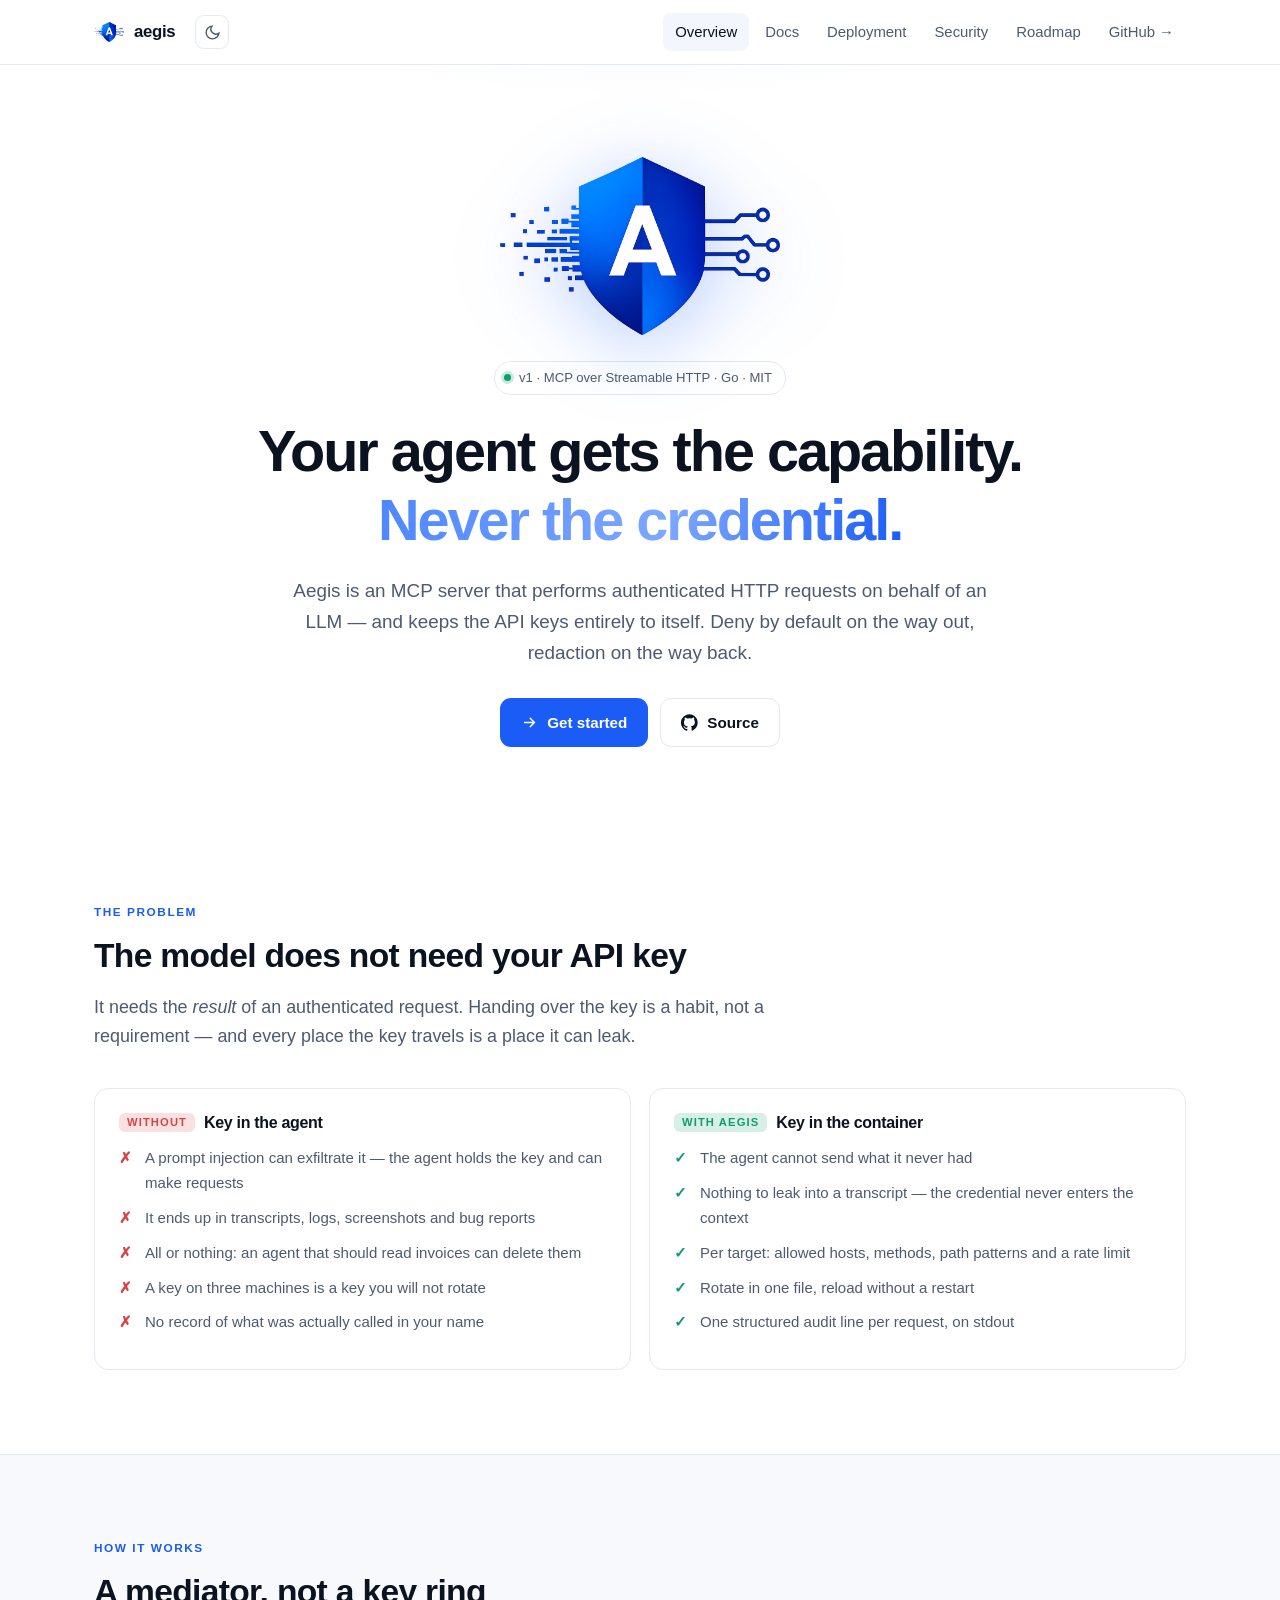
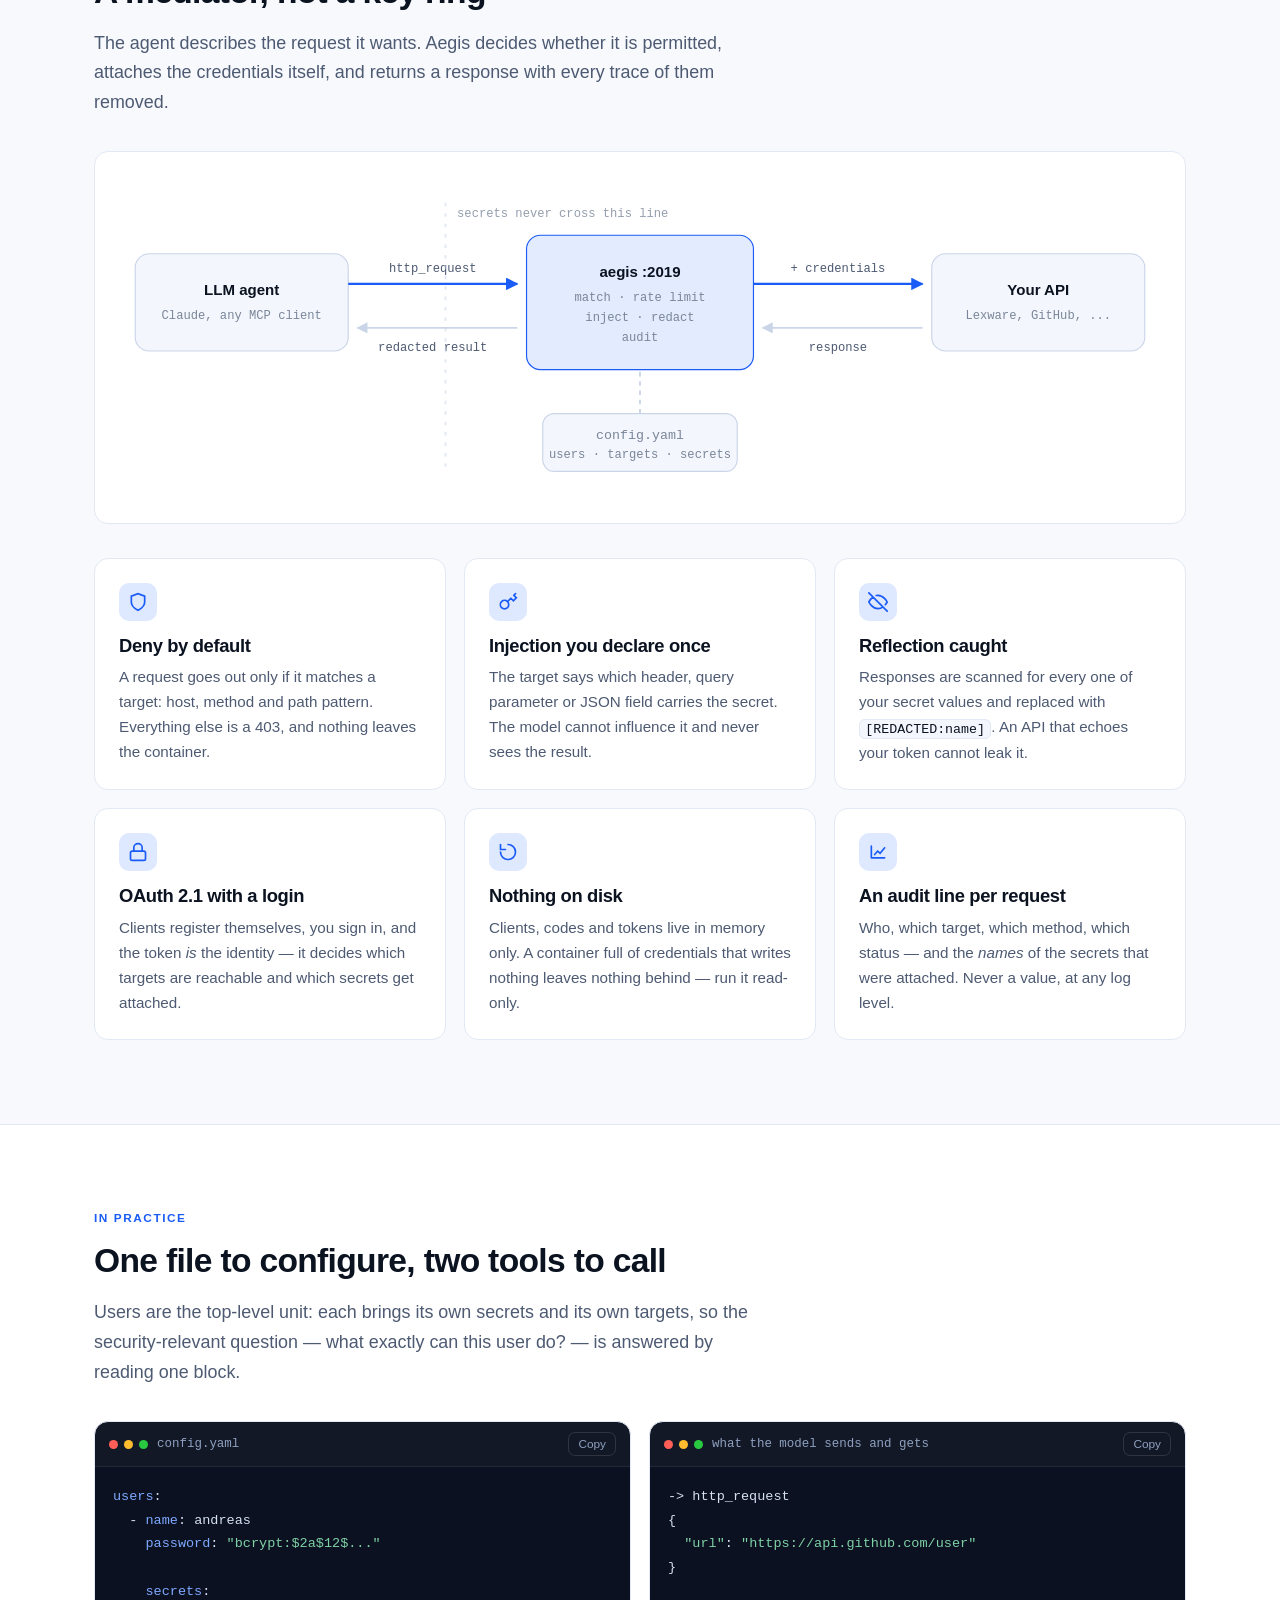
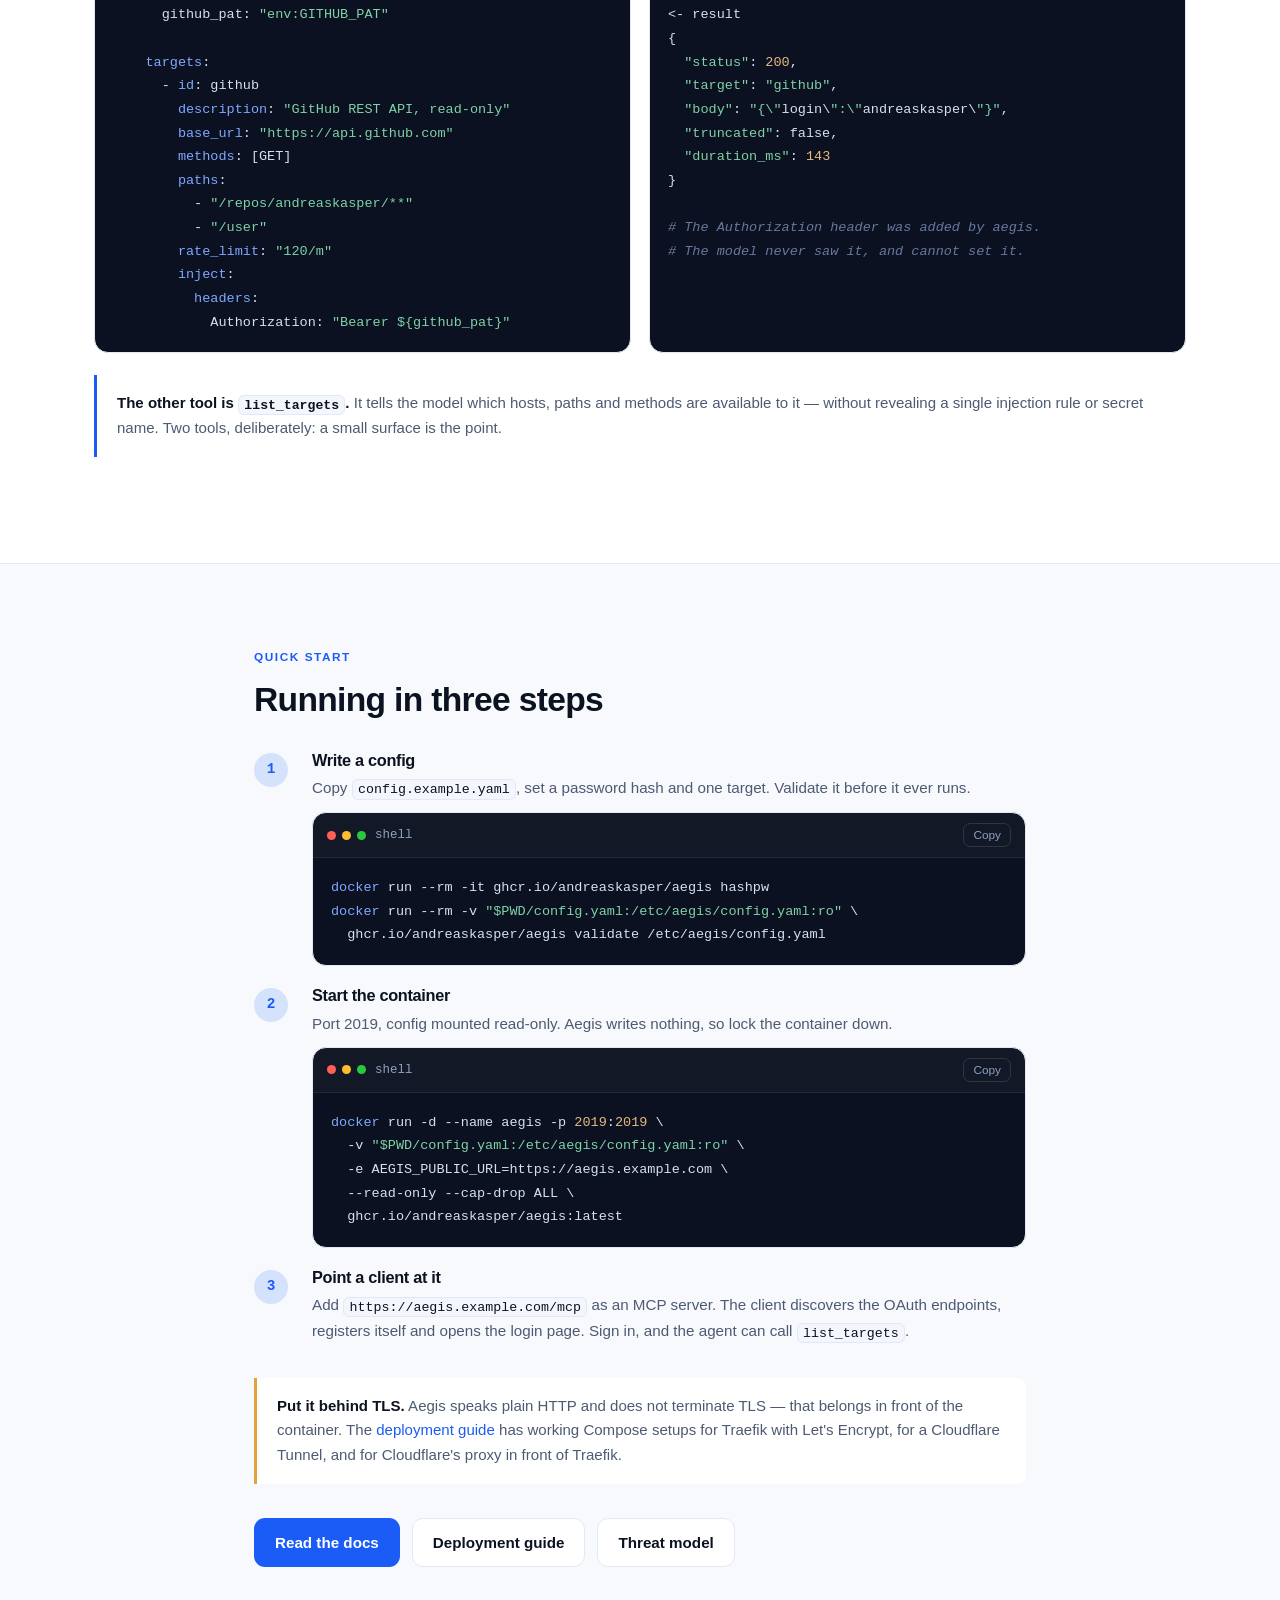
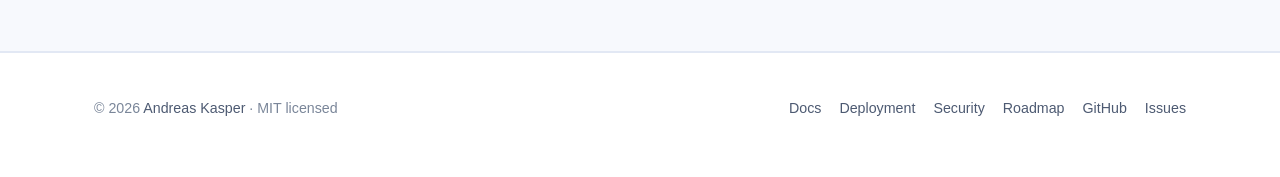
<file: docs/index.html>
<!DOCTYPE html>
<html lang="en">
<head>
<meta charset="utf-8">
<meta name="viewport" content="width=device-width, initial-scale=1">
<title>aegis &mdash; a secrets firewall for LLM agents</title>
<meta name="description" content="Aegis is an MCP server that lets an LLM agent make authenticated HTTP requests to your APIs without ever seeing the credentials. Deny by default, secrets injected on the way out, redacted on the way back.">
<link rel="icon" href="logo.png">
<link rel="stylesheet" href="style.css">
<meta property="og:type" content="website">
<meta property="og:title" content="aegis &mdash; a secrets firewall for LLM agents">
<meta property="og:description" content="Your agent gets the capability. Never the credential.">
<meta property="og:image" content="https://andreaskasper.github.io/aegis/logo.png">
<meta property="og:url" content="https://andreaskasper.github.io/aegis/">
<meta name="twitter:card" content="summary_large_image">
</head>
<body>

<header class="site-header">
  <div class="wrap">
    <a class="brand" href="index.html"><img src="logo.png" alt=""> aegis</a>
    <div class="header-actions">
      <button class="icon-btn nav-toggle" type="button" aria-expanded="false" aria-label="Menu">
        <svg viewBox="0 0 24 24" fill="none" stroke="currentColor" stroke-width="2" stroke-linecap="round"><path d="M3 6h18M3 12h18M3 18h18"/></svg>
      </button>
      <button class="icon-btn theme-toggle" type="button" aria-label="Switch theme">
        <svg class="sun" viewBox="0 0 24 24" fill="none" stroke="currentColor" stroke-width="2" stroke-linecap="round"><circle cx="12" cy="12" r="4"/><path d="M12 2v2M12 20v2M4.9 4.9l1.4 1.4M17.7 17.7l1.4 1.4M2 12h2M20 12h2M4.9 19.1l1.4-1.4M17.7 6.3l1.4-1.4"/></svg>
        <svg class="moon" viewBox="0 0 24 24" fill="none" stroke="currentColor" stroke-width="2" stroke-linecap="round"><path d="M21 12.8A9 9 0 1 1 11.2 3a7 7 0 0 0 9.8 9.8z"/></svg>
      </button>
    </div>
    <nav class="nav">
      <a href="index.html" aria-current="page">Overview</a>
      <a href="docs.html">Docs</a>
      <a href="deploy.html">Deployment</a>
      <a href="security.html">Security</a>
      <a href="roadmap.html">Roadmap</a>
      <a href="https://github.com/andreaskasper/aegis">GitHub&nbsp;&rarr;</a>
    </nav>
  </div>
</header>

<main>

<!-- ===================== hero ===================== -->
<section class="hero">
  <div class="wrap">
    <img class="hero-logo" src="logo.png" alt="aegis logo: a shield dissolving into pixels on one side and into circuit traces on the other">
    <div class="pill"><span class="dot"></span> v1 &middot; MCP over Streamable HTTP &middot; Go &middot; MIT</div>
    <h1>Your agent gets the capability.<br><span class="grad">Never the credential.</span></h1>
    <p class="lede">Aegis is an MCP server that performs authenticated HTTP requests on behalf of an LLM &mdash; and keeps the API keys entirely to itself. Deny by default on the way out, redaction on the way back.</p>
    <div class="cta-row">
      <a class="btn btn-primary" href="docs.html#quick-start">
        <svg viewBox="0 0 24 24" fill="none" stroke="currentColor" stroke-width="2" stroke-linecap="round"><path d="M5 12h14M13 6l6 6-6 6"/></svg>
        Get started
      </a>
      <a class="btn btn-ghost" href="https://github.com/andreaskasper/aegis">
        <svg viewBox="0 0 24 24" fill="currentColor"><path d="M12 .3a12 12 0 0 0-3.8 23.4c.6.1.8-.3.8-.6v-2.2c-3.3.7-4-1.6-4-1.6-.6-1.4-1.4-1.8-1.4-1.8-1-.7 0-.7 0-.7 1.2.1 1.8 1.2 1.8 1.2 1 1.8 2.8 1.3 3.5 1 .1-.8.4-1.3.7-1.6-2.7-.3-5.5-1.3-5.5-5.9 0-1.3.5-2.4 1.2-3.2 0-.4-.5-1.6.2-3.2 0 0 1-.3 3.3 1.2a11.5 11.5 0 0 1 6 0C17.3 4.7 18.3 5 18.3 5c.7 1.6.2 2.8.1 3.2.8.8 1.2 1.9 1.2 3.2 0 4.6-2.8 5.6-5.5 5.9.5.4.9 1.1.9 2.3v3.3c0 .3.2.7.8.6A12 12 0 0 0 12 .3"/></svg>
        Source
      </a>
    </div>
  </div>
</section>

<!-- ===================== problem ===================== -->
<section>
  <div class="wrap">
    <p class="eyebrow">The problem</p>
    <h2>The model does not need your API key</h2>
    <p class="lede" style="margin-bottom:36px">It needs the <em>result</em> of an authenticated request. Handing over the key is a habit, not a requirement &mdash; and every place the key travels is a place it can leak.</p>

    <div class="compare">
      <div class="without">
        <h3><span class="tag tag-bad">Without</span> Key in the agent</h3>
        <ul>
          <li>A prompt injection can exfiltrate it &mdash; the agent holds the key and can make requests</li>
          <li>It ends up in transcripts, logs, screenshots and bug reports</li>
          <li>All or nothing: an agent that should read invoices can delete them</li>
          <li>A key on three machines is a key you will not rotate</li>
          <li>No record of what was actually called in your name</li>
        </ul>
      </div>
      <div class="with">
        <h3><span class="tag tag-good">With aegis</span> Key in the container</h3>
        <ul>
          <li>The agent cannot send what it never had</li>
          <li>Nothing to leak into a transcript &mdash; the credential never enters the context</li>
          <li>Per target: allowed hosts, methods, path patterns and a rate limit</li>
          <li>Rotate in one file, reload without a restart</li>
          <li>One structured audit line per request, on stdout</li>
        </ul>
      </div>
    </div>
  </div>
</section>

<!-- ===================== how it works ===================== -->
<section style="background:var(--bg-elev);border-block:1px solid var(--border)">
  <div class="wrap">
    <p class="eyebrow">How it works</p>
    <h2>A mediator, not a key ring</h2>
    <p class="lede" style="margin-bottom:34px">The agent describes the request it wants. Aegis decides whether it is permitted, attaches the credentials itself, and returns a response with every trace of them removed.</p>

    <div class="diagram">
      <svg viewBox="0 0 900 268" role="img" aria-label="Flow diagram: the LLM agent calls aegis over MCP, aegis adds credentials from config.yaml and forwards the request to the API, then redacts the response before returning it.">
        <defs>
          <marker id="arr" viewBox="0 0 10 10" refX="9" refY="5" markerWidth="6" markerHeight="6" orient="auto-start-reverse">
            <path class="d-arrow" d="M0 0 L10 5 L0 10 z"/>
          </marker>
          <marker id="arrA" viewBox="0 0 10 10" refX="9" refY="5" markerWidth="6" markerHeight="6" orient="auto-start-reverse">
            <path class="d-arrow-accent" d="M0 0 L10 5 L0 10 z"/>
          </marker>
        </defs>

        <rect class="d-box" x="14" y="62" width="184" height="84" rx="12"/>
        <text class="d-text" x="106" y="98" text-anchor="middle">LLM agent</text>
        <text class="d-sub" x="106" y="118" text-anchor="middle">Claude, any MCP client</text>

        <rect class="d-box-accent" x="352" y="46" width="196" height="116" rx="12"/>
        <text class="d-text" x="450" y="82" text-anchor="middle">aegis :2019</text>
        <text class="d-sub" x="450" y="103" text-anchor="middle">match &middot; rate limit</text>
        <text class="d-sub" x="450" y="120" text-anchor="middle">inject &middot; redact</text>
        <text class="d-sub" x="450" y="137" text-anchor="middle">audit</text>

        <rect class="d-box" x="702" y="62" width="184" height="84" rx="12"/>
        <text class="d-text" x="794" y="98" text-anchor="middle">Your API</text>
        <text class="d-sub" x="794" y="118" text-anchor="middle">Lexware, GitHub, ...</text>

        <rect class="d-box" x="366" y="200" width="168" height="50" rx="10"/>
        <text class="d-sub" x="450" y="222" text-anchor="middle" style="font-size:11.5px">config.yaml</text>
        <text class="d-sub" x="450" y="238" text-anchor="middle">users &middot; targets &middot; secrets</text>
        <path class="d-line" d="M450 200 L450 162" stroke-dasharray="4 4"/>

        <path class="d-line-accent" d="M198 88 L344 88" marker-end="url(#arrA)"/>
        <text class="d-label" x="271" y="78" text-anchor="middle">http_request</text>
        <path class="d-line" d="M344 126 L206 126" marker-end="url(#arr)"/>
        <text class="d-label" x="271" y="146" text-anchor="middle">redacted result</text>

        <path class="d-line-accent" d="M548 88 L694 88" marker-end="url(#arrA)"/>
        <text class="d-label" x="621" y="78" text-anchor="middle">+ credentials</text>
        <path class="d-line" d="M694 126 L556 126" marker-end="url(#arr)"/>
        <text class="d-label" x="621" y="146" text-anchor="middle">response</text>

        <path class="d-line" d="M282 18 L282 250" stroke-dasharray="3 6" opacity=".55"/>
        <text class="d-sub" x="292" y="30" opacity=".8">secrets never cross this line</text>
      </svg>
    </div>

    <div class="grid grid-3" style="margin-top:34px">
      <div class="card">
        <div class="ico"><svg viewBox="0 0 24 24" fill="none" stroke="currentColor" stroke-width="2" stroke-linecap="round"><path d="M12 22s8-4 8-10V5l-8-3-8 3v7c0 6 8 10 8 10z"/></svg></div>
        <h3>Deny by default</h3>
        <p>A request goes out only if it matches a target: host, method and path pattern. Everything else is a 403, and nothing leaves the container.</p>
      </div>
      <div class="card">
        <div class="ico"><svg viewBox="0 0 24 24" fill="none" stroke="currentColor" stroke-width="2" stroke-linecap="round"><path d="M21 2l-2 2m-7.6 7.6a5 5 0 1 1-7.1 7.1 5 5 0 0 1 7.1-7.1zm0 0L15.5 7.5m0 0l3 3L22 7l-3-3"/></svg></div>
        <h3>Injection you declare once</h3>
        <p>The target says which header, query parameter or JSON field carries the secret. The model cannot influence it and never sees the result.</p>
      </div>
      <div class="card">
        <div class="ico"><svg viewBox="0 0 24 24" fill="none" stroke="currentColor" stroke-width="2" stroke-linecap="round"><path d="M17.9 17.9A10.1 10.1 0 0 1 12 20c-7 0-11-8-11-8a18.4 18.4 0 0 1 5.1-6M9.9 4.2A10.1 10.1 0 0 1 12 4c7 0 11 8 11 8a18.5 18.5 0 0 1-2.2 3.2M1 1l22 22"/></svg></div>
        <h3>Reflection caught</h3>
        <p>Responses are scanned for every one of your secret values and replaced with <code>[REDACTED:name]</code>. An API that echoes your token cannot leak it.</p>
      </div>
      <div class="card">
        <div class="ico"><svg viewBox="0 0 24 24" fill="none" stroke="currentColor" stroke-width="2" stroke-linecap="round"><rect x="3" y="11" width="18" height="11" rx="2"/><path d="M7 11V7a5 5 0 0 1 10 0v4"/></svg></div>
        <h3>OAuth 2.1 with a login</h3>
        <p>Clients register themselves, you sign in, and the token <em>is</em> the identity &mdash; it decides which targets are reachable and which secrets get attached.</p>
      </div>
      <div class="card">
        <div class="ico"><svg viewBox="0 0 24 24" fill="none" stroke="currentColor" stroke-width="2" stroke-linecap="round"><path d="M3 12a9 9 0 1 0 9-9"/><path d="M3 3v6h6"/></svg></div>
        <h3>Nothing on disk</h3>
        <p>Clients, codes and tokens live in memory only. A container full of credentials that writes nothing leaves nothing behind &mdash; run it read-only.</p>
      </div>
      <div class="card">
        <div class="ico"><svg viewBox="0 0 24 24" fill="none" stroke="currentColor" stroke-width="2" stroke-linecap="round"><path d="M4 19V5m0 14h16"/><path d="M8 15l3.5-4 3 2.5L20 7"/></svg></div>
        <h3>An audit line per request</h3>
        <p>Who, which target, which method, which status &mdash; and the <em>names</em> of the secrets that were attached. Never a value, at any log level.</p>
      </div>
    </div>
  </div>
</section>

<!-- ===================== example ===================== -->
<section>
  <div class="wrap">
    <p class="eyebrow">In practice</p>
    <h2>One file to configure, two tools to call</h2>
    <p class="lede" style="margin-bottom:34px">Users are the top-level unit: each brings its own secrets and its own targets, so the security-relevant question &mdash; what exactly can this user do? &mdash; is answered by reading one block.</p>

    <div class="grid grid-2">
      <div class="code">
        <div class="code-head"><span class="dots"><i></i><i></i><i></i></span><span class="name">config.yaml</span></div>
<pre data-lang="yaml">users:
  - name: andreas
    password: "bcrypt:$2a$12$..."

    secrets:
      github_pat: "env:GITHUB_PAT"

    targets:
      - id: github
        description: "GitHub REST API, read-only"
        base_url: "https://api.github.com"
        methods: [GET]
        paths:
          - "/repos/andreaskasper/**"
          - "/user"
        rate_limit: "120/m"
        inject:
          headers:
            Authorization: "Bearer ${github_pat}"</pre>
      </div>

      <div class="code">
        <div class="code-head"><span class="dots"><i></i><i></i><i></i></span><span class="name">what the model sends and gets</span></div>
<pre data-lang="json">-&gt; http_request
{
  "url": "https://api.github.com/user"
}

&lt;- result
{
  "status": 200,
  "target": "github",
  "body": "{\"login\":\"andreaskasper\"}",
  "truncated": false,
  "duration_ms": 143
}

# The Authorization header was added by aegis.
# The model never saw it, and cannot set it.</pre>
      </div>
    </div>

    <div class="note">
      <strong>The other tool is <code>list_targets</code>.</strong> It tells the model which hosts, paths and methods are available to it &mdash; without revealing a single injection rule or secret name. Two tools, deliberately: a small surface is the point.
    </div>
  </div>
</section>

<!-- ===================== quick start ===================== -->
<section style="background:var(--bg-elev);border-block:1px solid var(--border)">
  <div class="wrap narrow">
    <p class="eyebrow">Quick start</p>
    <h2>Running in three steps</h2>

    <div class="steps" style="margin-top:30px">
      <div class="step">
        <div>
          <h3>Write a config</h3>
          <p>Copy <code>config.example.yaml</code>, set a password hash and one target. Validate it before it ever runs.</p>
          <div class="code">
            <div class="code-head"><span class="dots"><i></i><i></i><i></i></span><span class="name">shell</span></div>
<pre data-lang="shell">docker run --rm -it ghcr.io/andreaskasper/aegis hashpw
docker run --rm -v "$PWD/config.yaml:/etc/aegis/config.yaml:ro" \
  ghcr.io/andreaskasper/aegis validate /etc/aegis/config.yaml</pre>
          </div>
        </div>
      </div>

      <div class="step">
        <div>
          <h3>Start the container</h3>
          <p>Port 2019, config mounted read-only. Aegis writes nothing, so lock the container down.</p>
          <div class="code">
            <div class="code-head"><span class="dots"><i></i><i></i><i></i></span><span class="name">shell</span></div>
<pre data-lang="shell">docker run -d --name aegis -p 2019:2019 \
  -v "$PWD/config.yaml:/etc/aegis/config.yaml:ro" \
  -e AEGIS_PUBLIC_URL=https://aegis.example.com \
  --read-only --cap-drop ALL \
  ghcr.io/andreaskasper/aegis:latest</pre>
          </div>
        </div>
      </div>

      <div class="step">
        <div>
          <h3>Point a client at it</h3>
          <p>Add <code>https://aegis.example.com/mcp</code> as an MCP server. The client discovers the OAuth endpoints, registers itself and opens the login page. Sign in, and the agent can call <code>list_targets</code>.</p>
        </div>
      </div>
    </div>

    <div class="note warn">
      <strong>Put it behind TLS.</strong> Aegis speaks plain HTTP and does not terminate TLS &mdash; that belongs in front of the container. The <a href="deploy.html">deployment guide</a> has working Compose setups for Traefik with Let's Encrypt, for a Cloudflare Tunnel, and for Cloudflare's proxy in front of Traefik.
    </div>

    <div class="cta-row" style="justify-content:flex-start;margin-top:34px">
      <a class="btn btn-primary" href="docs.html">Read the docs</a>
      <a class="btn btn-ghost" href="deploy.html">Deployment guide</a>
      <a class="btn btn-ghost" href="security.html">Threat model</a>
    </div>
  </div>
</section>

</main>

<footer class="site-footer">
  <div class="wrap">
    <div>&copy; <span data-year>2026</span> <a href="https://github.com/andreaskasper">Andreas Kasper</a> &middot; MIT licensed</div>
    <nav class="foot-links">
      <a href="docs.html">Docs</a>
      <a href="deploy.html">Deployment</a>
      <a href="security.html">Security</a>
      <a href="roadmap.html">Roadmap</a>
      <a href="https://github.com/andreaskasper/aegis">GitHub</a>
      <a href="https://github.com/andreaskasper/aegis/issues">Issues</a>
    </nav>
  </div>
</footer>

<script src="site.js"></script>
</body>
</html>
</file>
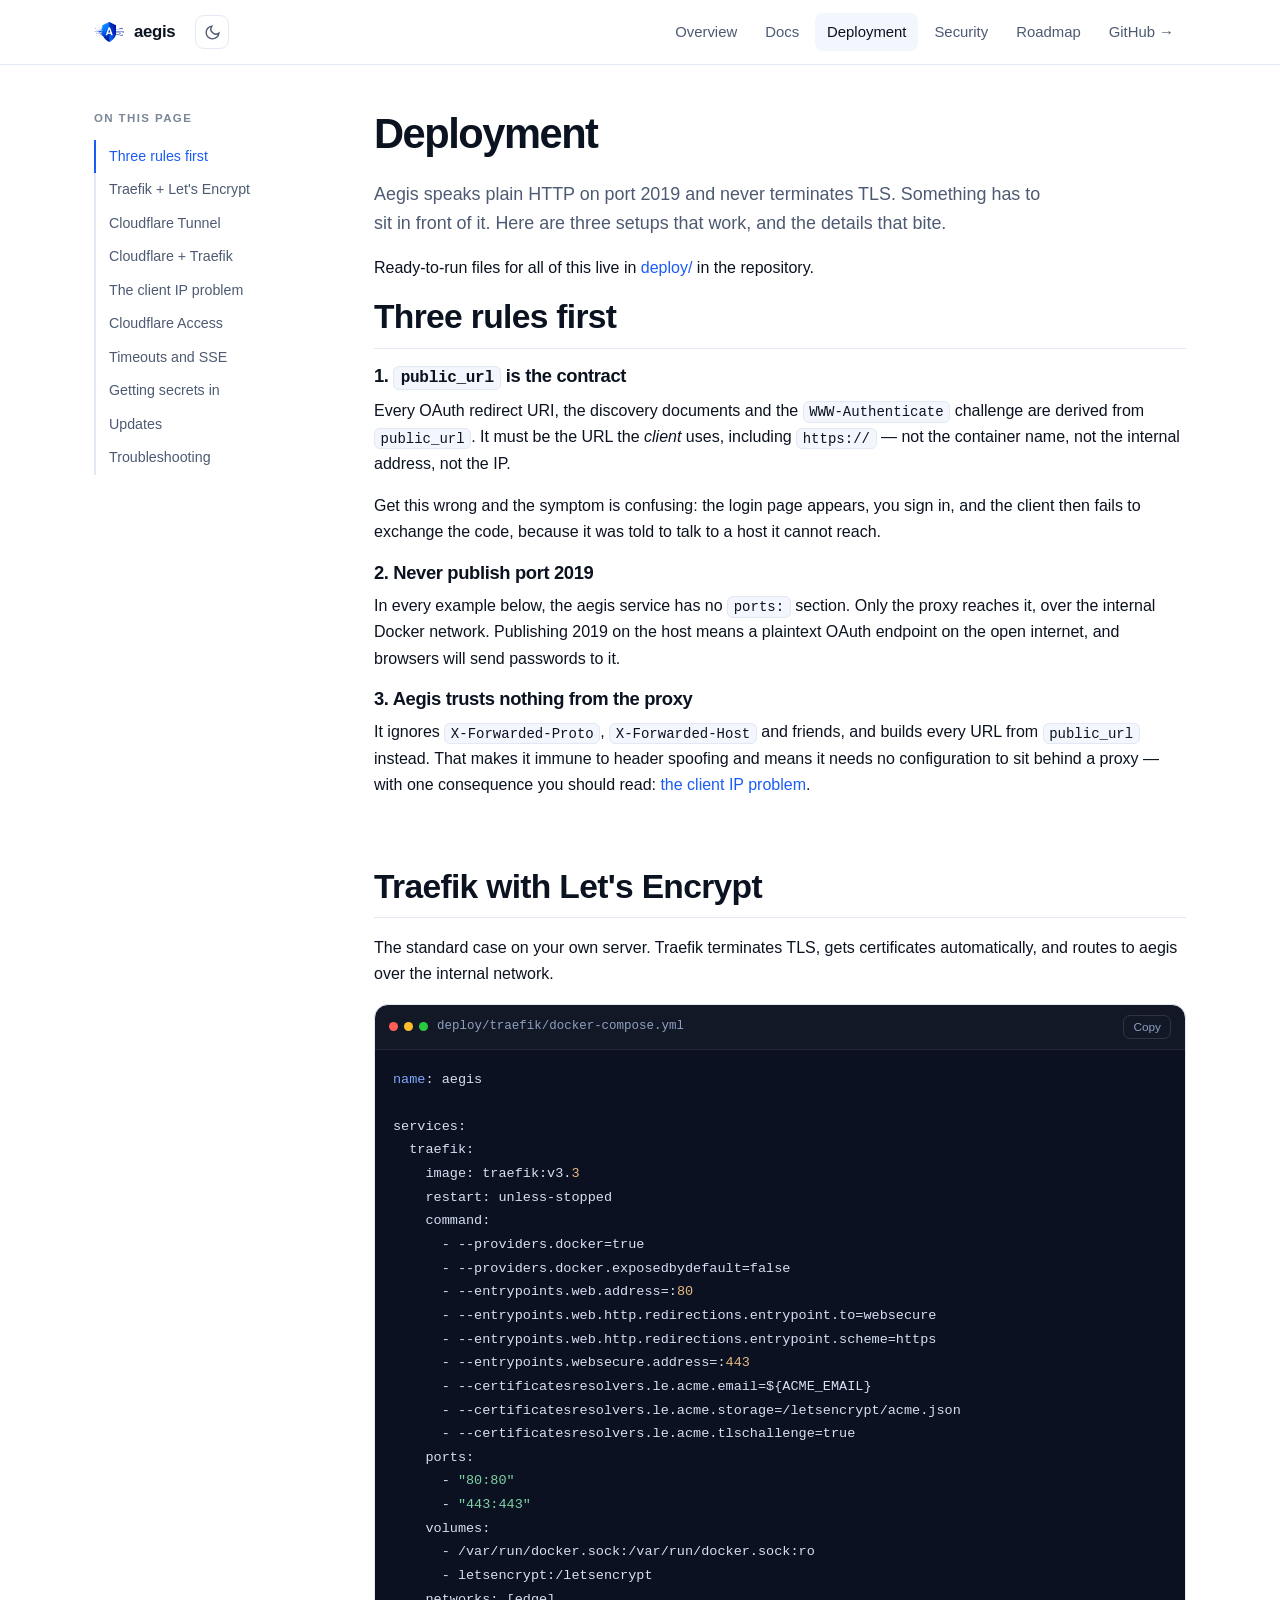
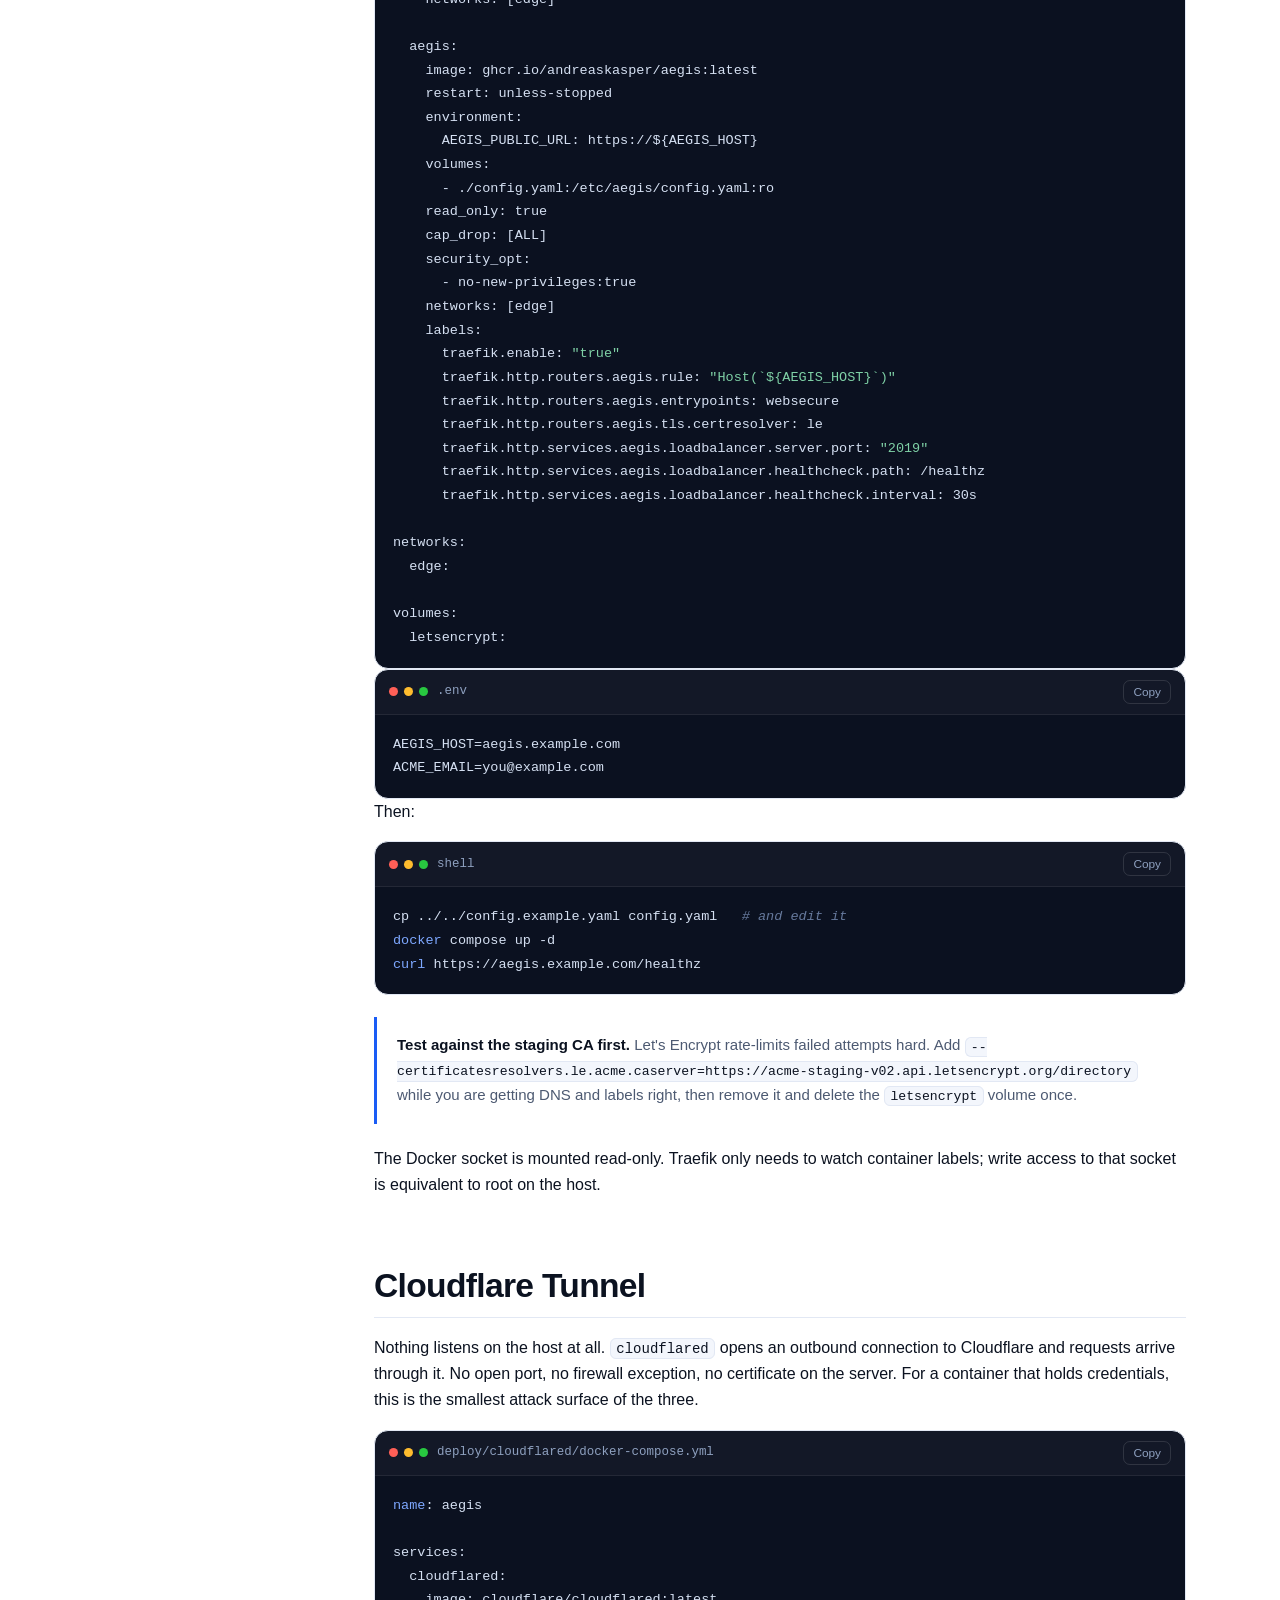
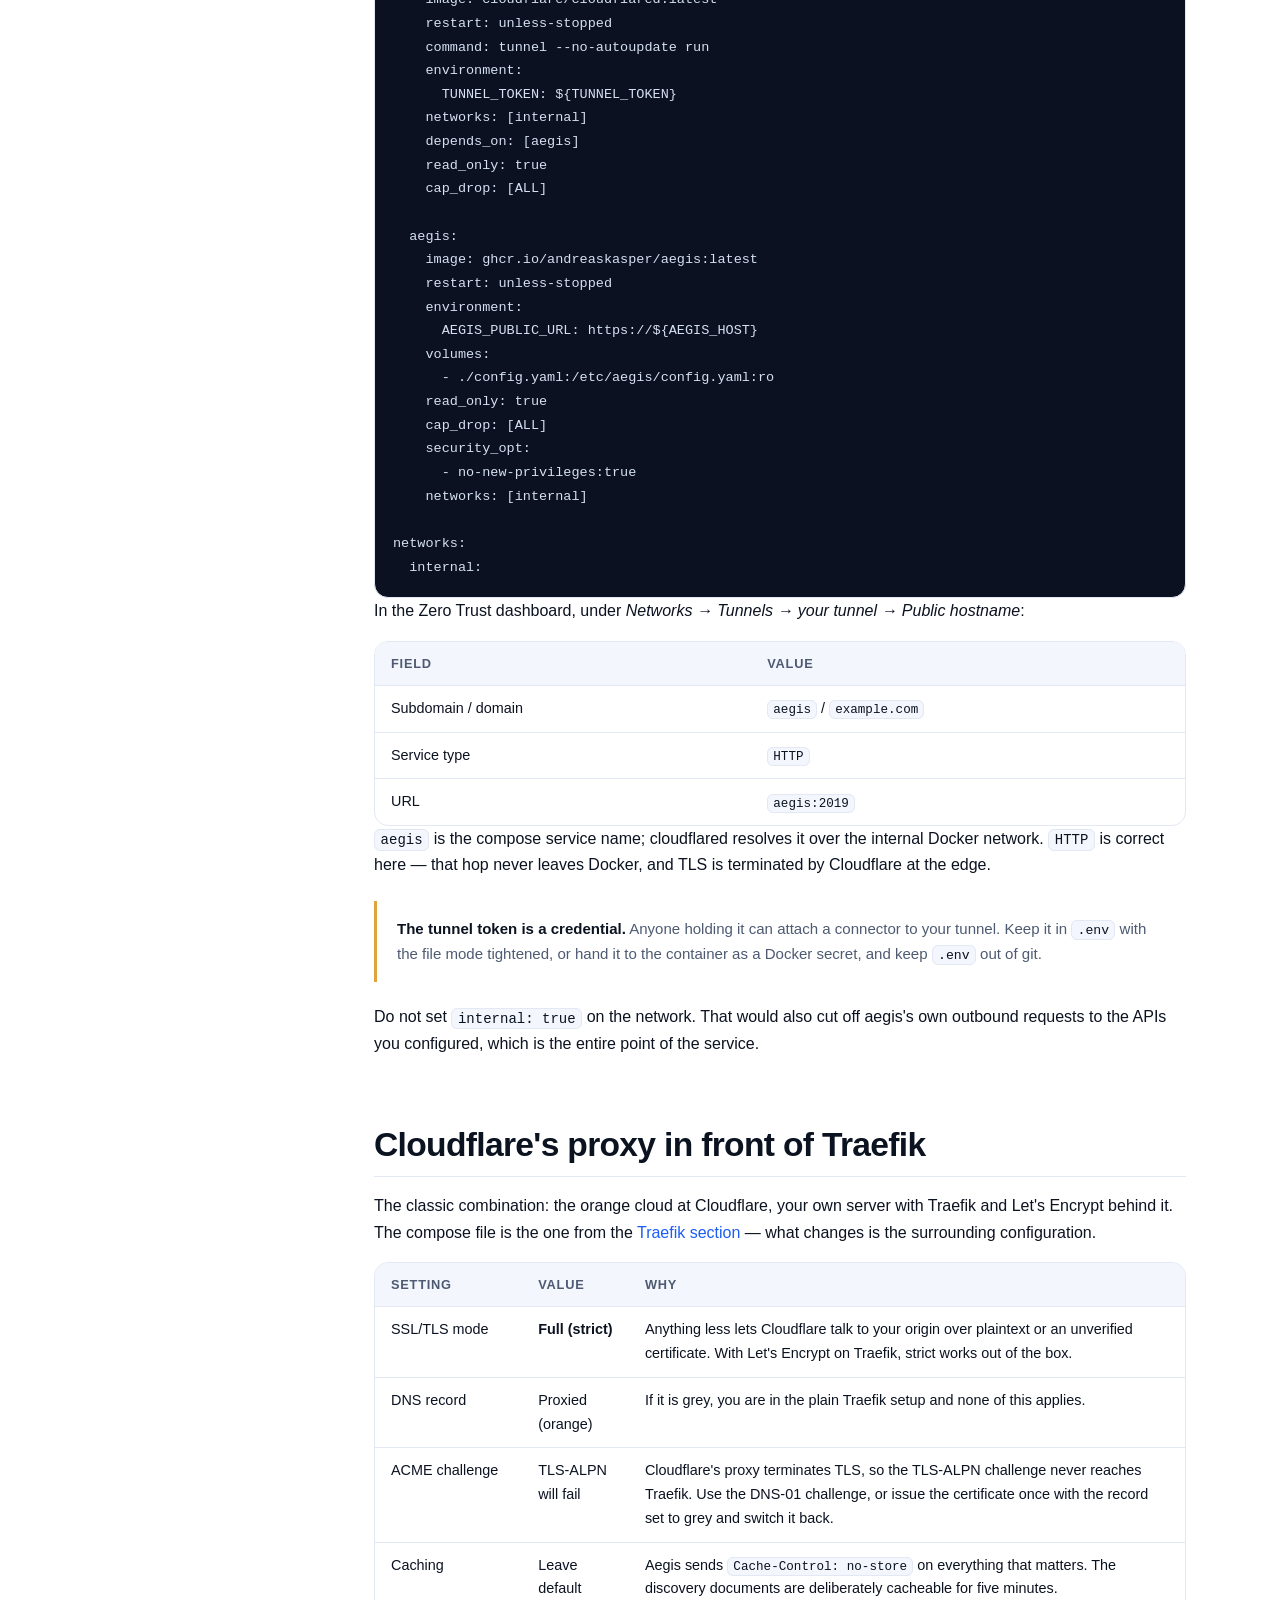
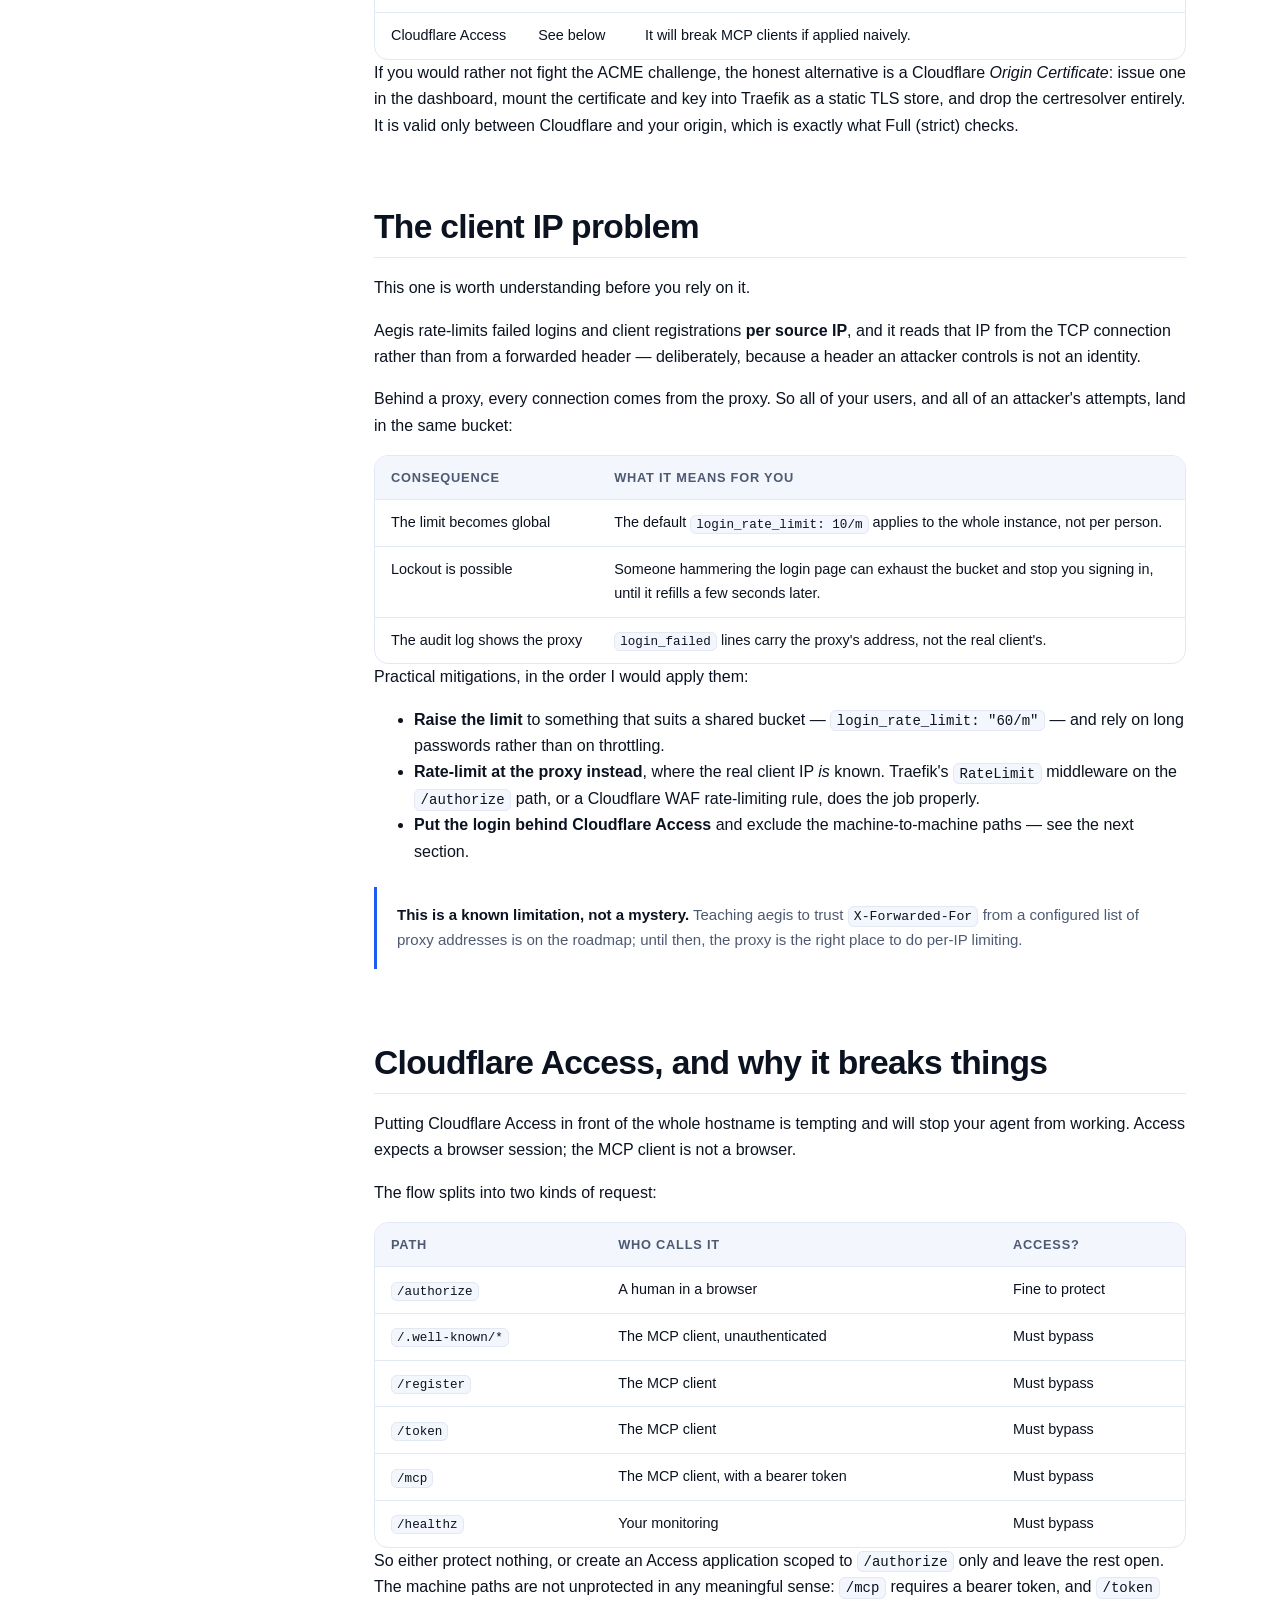
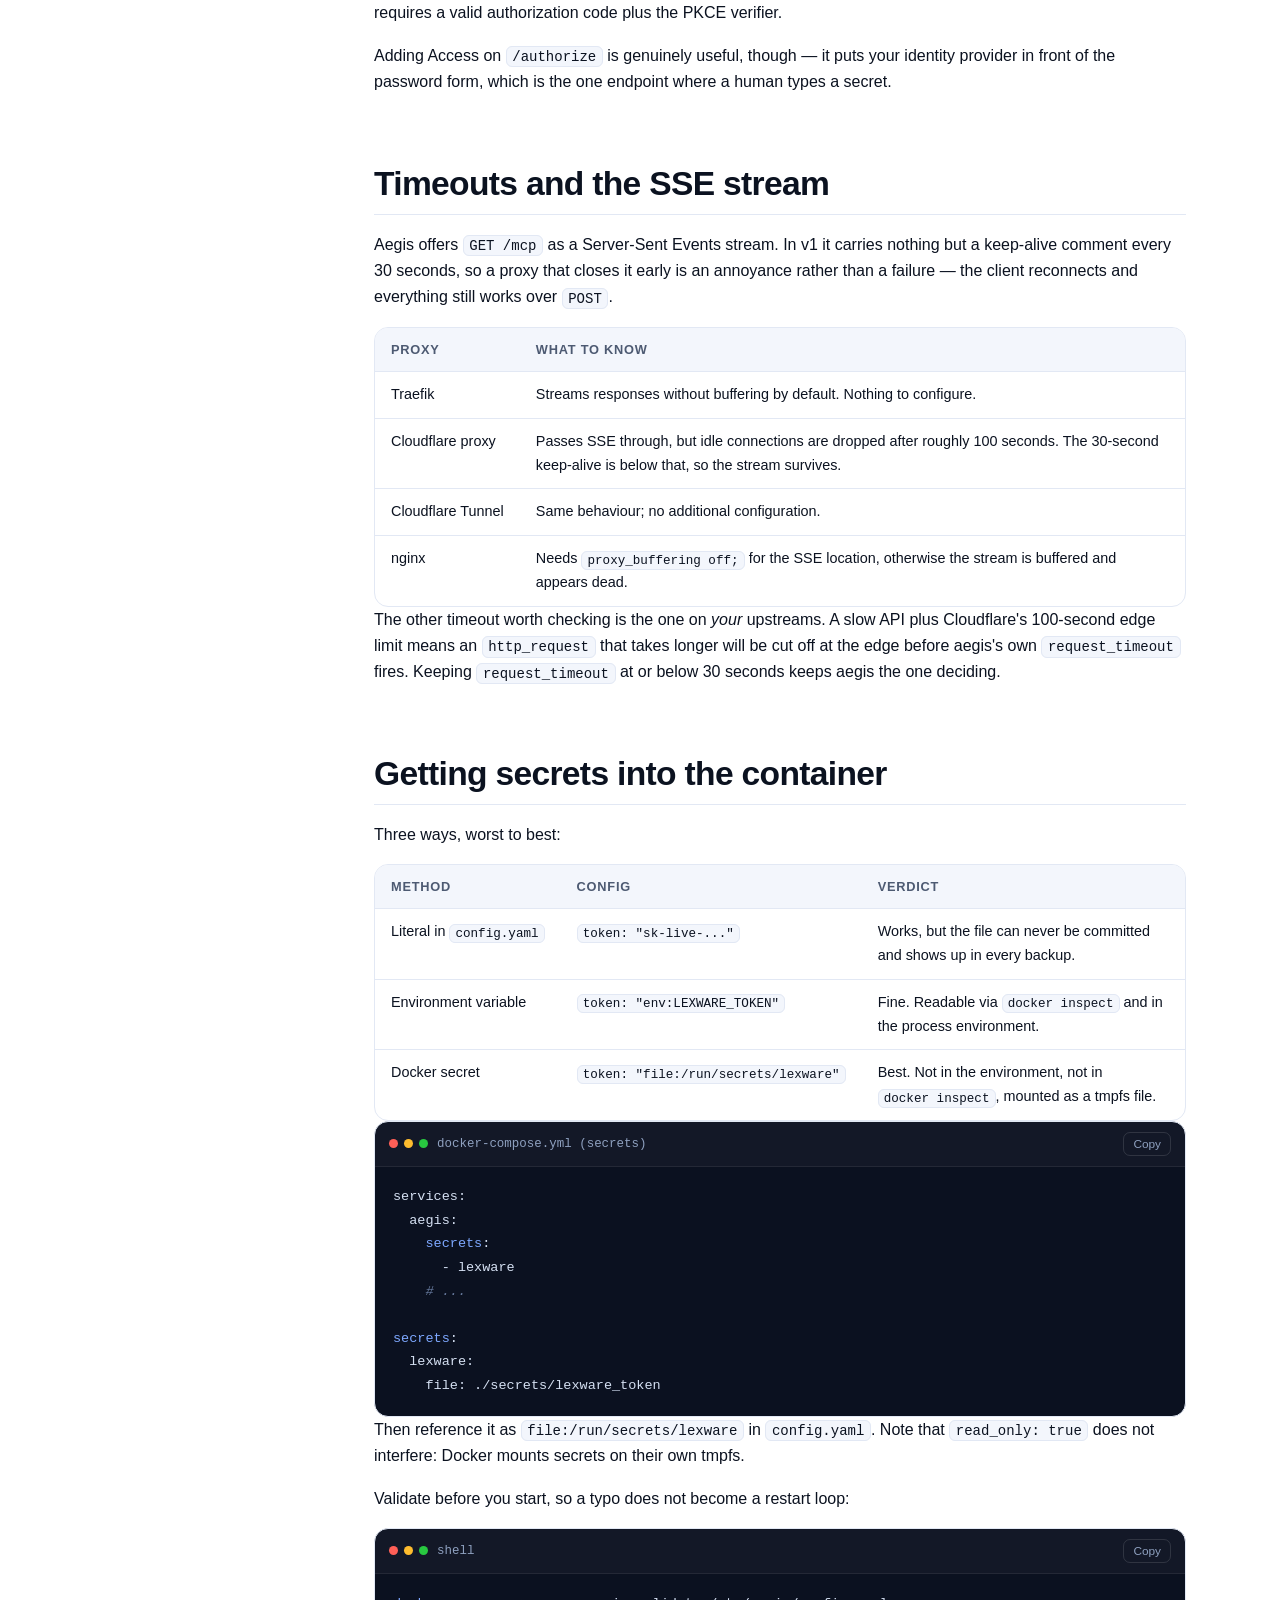
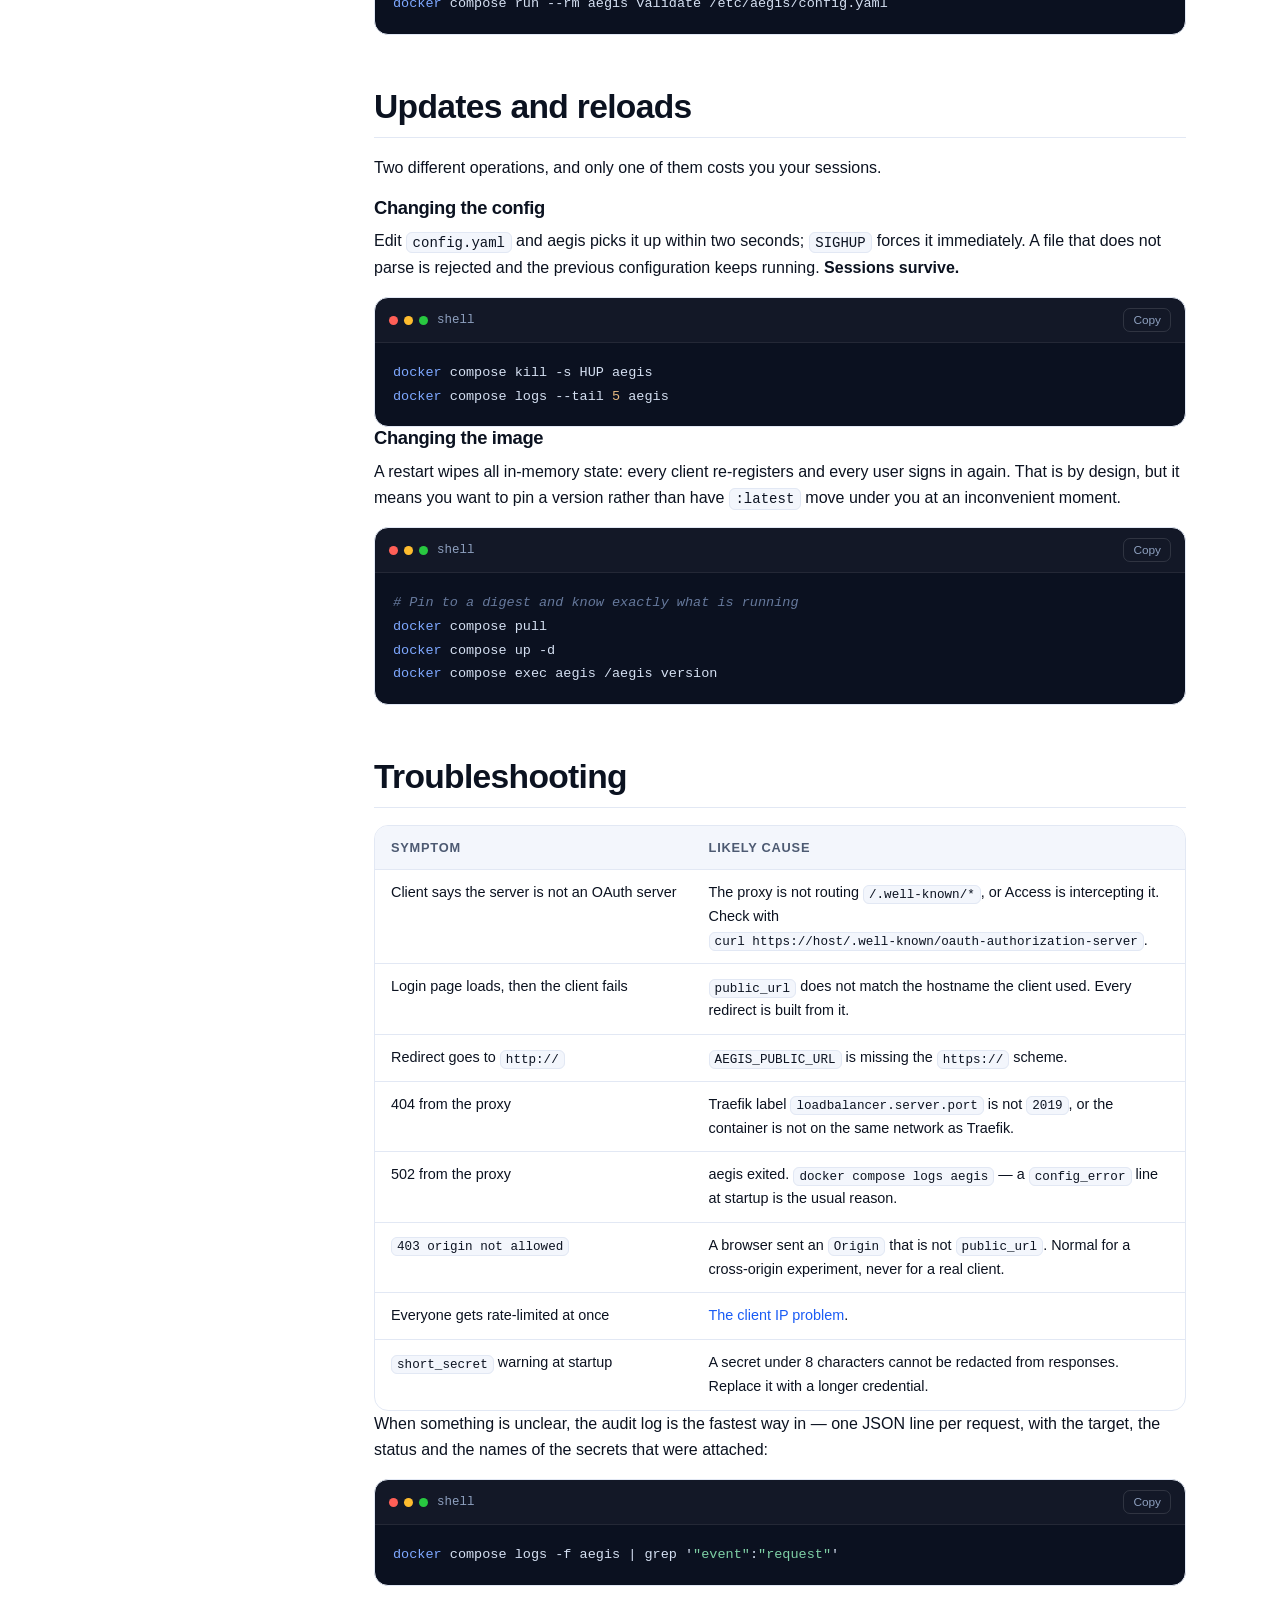
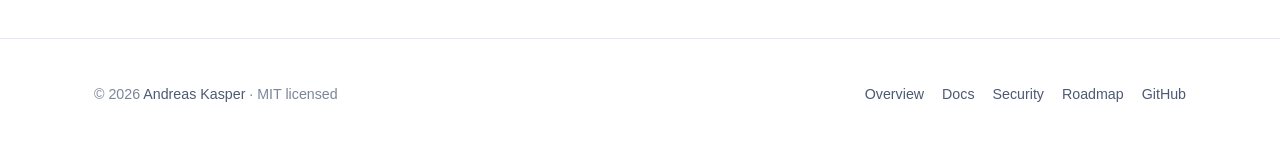
<file: docs/deploy.html>
<!DOCTYPE html>
<html lang="en">
<head>
<meta charset="utf-8">
<meta name="viewport" content="width=device-width, initial-scale=1">
<title>Deployment &mdash; aegis</title>
<meta name="description" content="Running aegis behind Traefik with Let's Encrypt, behind a Cloudflare Tunnel, or behind Cloudflare's proxy in front of Traefik - with the caveats that matter.">
<link rel="icon" href="logo.png">
<link rel="stylesheet" href="style.css">
</head>
<body>

<header class="site-header">
  <div class="wrap">
    <a class="brand" href="index.html"><img src="logo.png" alt=""> aegis</a>
    <div class="header-actions">
      <button class="icon-btn nav-toggle" type="button" aria-expanded="false" aria-label="Menu">
        <svg viewBox="0 0 24 24" fill="none" stroke="currentColor" stroke-width="2" stroke-linecap="round"><path d="M3 6h18M3 12h18M3 18h18"/></svg>
      </button>
      <button class="icon-btn theme-toggle" type="button" aria-label="Switch theme">
        <svg class="sun" viewBox="0 0 24 24" fill="none" stroke="currentColor" stroke-width="2" stroke-linecap="round"><circle cx="12" cy="12" r="4"/><path d="M12 2v2M12 20v2M4.9 4.9l1.4 1.4M17.7 17.7l1.4 1.4M2 12h2M20 12h2M4.9 19.1l1.4-1.4M17.7 6.3l1.4-1.4"/></svg>
        <svg class="moon" viewBox="0 0 24 24" fill="none" stroke="currentColor" stroke-width="2" stroke-linecap="round"><path d="M21 12.8A9 9 0 1 1 11.2 3a7 7 0 0 0 9.8 9.8z"/></svg>
      </button>
    </div>
    <nav class="nav">
      <a href="index.html">Overview</a>
      <a href="docs.html">Docs</a>
      <a href="deploy.html" aria-current="page">Deployment</a>
      <a href="security.html">Security</a>
      <a href="roadmap.html">Roadmap</a>
      <a href="https://github.com/andreaskasper/aegis">GitHub&nbsp;&rarr;</a>
    </nav>
  </div>
</header>

<main class="wrap doc-layout">

  <aside class="toc">
    <strong>On this page</strong>
    <a href="#rules">Three rules first</a>
    <a href="#traefik">Traefik + Let's Encrypt</a>
    <a href="#tunnel">Cloudflare Tunnel</a>
    <a href="#cf-traefik">Cloudflare + Traefik</a>
    <a href="#client-ip">The client IP problem</a>
    <a href="#access">Cloudflare Access</a>
    <a href="#timeouts">Timeouts and SSE</a>
    <a href="#secrets">Getting secrets in</a>
    <a href="#updates">Updates</a>
    <a href="#troubleshooting">Troubleshooting</a>
  </aside>

  <div class="doc-body">

    <section id="rules">
      <h1 style="font-size:clamp(1.9rem,4vw,2.6rem)">Deployment</h1>
      <p class="lede">Aegis speaks plain HTTP on port 2019 and never terminates TLS. Something has to sit in front of it. Here are three setups that work, and the details that bite.</p>

      <p>Ready-to-run files for all of this live in <a href="https://github.com/andreaskasper/aegis/tree/main/deploy">deploy/</a> in the repository.</p>

      <h2>Three rules first</h2>

      <h3>1. <code>public_url</code> is the contract</h3>
      <p>Every OAuth redirect URI, the discovery documents and the <code>WWW-Authenticate</code> challenge are derived from <code>public_url</code>. It must be the URL the <em>client</em> uses, including <code>https://</code> &mdash; not the container name, not the internal address, not the IP.</p>
      <p>Get this wrong and the symptom is confusing: the login page appears, you sign in, and the client then fails to exchange the code, because it was told to talk to a host it cannot reach.</p>

      <h3>2. Never publish port 2019</h3>
      <p>In every example below, the aegis service has no <code>ports:</code> section. Only the proxy reaches it, over the internal Docker network. Publishing 2019 on the host means a plaintext OAuth endpoint on the open internet, and browsers will send passwords to it.</p>

      <h3>3. Aegis trusts nothing from the proxy</h3>
      <p>It ignores <code>X-Forwarded-Proto</code>, <code>X-Forwarded-Host</code> and friends, and builds every URL from <code>public_url</code> instead. That makes it immune to header spoofing and means it needs no configuration to sit behind a proxy &mdash; with one consequence you should read: <a href="#client-ip">the client IP problem</a>.</p>
    </section>

    <section id="traefik">
      <h2>Traefik with Let's Encrypt</h2>
      <p>The standard case on your own server. Traefik terminates TLS, gets certificates automatically, and routes to aegis over the internal network.</p>

      <div class="code">
        <div class="code-head"><span class="dots"><i></i><i></i><i></i></span><span class="name">deploy/traefik/docker-compose.yml</span></div>
<pre data-lang="yaml">name: aegis

services:
  traefik:
    image: traefik:v3.3
    restart: unless-stopped
    command:
      - --providers.docker=true
      - --providers.docker.exposedbydefault=false
      - --entrypoints.web.address=:80
      - --entrypoints.web.http.redirections.entrypoint.to=websecure
      - --entrypoints.web.http.redirections.entrypoint.scheme=https
      - --entrypoints.websecure.address=:443
      - --certificatesresolvers.le.acme.email=${ACME_EMAIL}
      - --certificatesresolvers.le.acme.storage=/letsencrypt/acme.json
      - --certificatesresolvers.le.acme.tlschallenge=true
    ports:
      - "80:80"
      - "443:443"
    volumes:
      - /var/run/docker.sock:/var/run/docker.sock:ro
      - letsencrypt:/letsencrypt
    networks: [edge]

  aegis:
    image: ghcr.io/andreaskasper/aegis:latest
    restart: unless-stopped
    environment:
      AEGIS_PUBLIC_URL: https://${AEGIS_HOST}
    volumes:
      - ./config.yaml:/etc/aegis/config.yaml:ro
    read_only: true
    cap_drop: [ALL]
    security_opt:
      - no-new-privileges:true
    networks: [edge]
    labels:
      traefik.enable: "true"
      traefik.http.routers.aegis.rule: "Host(`${AEGIS_HOST}`)"
      traefik.http.routers.aegis.entrypoints: websecure
      traefik.http.routers.aegis.tls.certresolver: le
      traefik.http.services.aegis.loadbalancer.server.port: "2019"
      traefik.http.services.aegis.loadbalancer.healthcheck.path: /healthz
      traefik.http.services.aegis.loadbalancer.healthcheck.interval: 30s

networks:
  edge:

volumes:
  letsencrypt:</pre>
      </div>

      <div class="code">
        <div class="code-head"><span class="dots"><i></i><i></i><i></i></span><span class="name">.env</span></div>
<pre data-lang="shell">AEGIS_HOST=aegis.example.com
ACME_EMAIL=you@example.com</pre>
      </div>

      <p>Then:</p>
      <div class="code">
        <div class="code-head"><span class="dots"><i></i><i></i><i></i></span><span class="name">shell</span></div>
<pre data-lang="shell">cp ../../config.example.yaml config.yaml   # and edit it
docker compose up -d
curl https://aegis.example.com/healthz</pre>
      </div>

      <div class="note">
        <strong>Test against the staging CA first.</strong> Let's Encrypt rate-limits failed attempts hard. Add
        <code>--certificatesresolvers.le.acme.caserver=https://acme-staging-v02.api.letsencrypt.org/directory</code>
        while you are getting DNS and labels right, then remove it and delete the <code>letsencrypt</code> volume once.
      </div>

      <p>The Docker socket is mounted read-only. Traefik only needs to watch container labels; write access to that socket is equivalent to root on the host.</p>
    </section>

    <section id="tunnel">
      <h2>Cloudflare Tunnel</h2>
      <p>Nothing listens on the host at all. <code>cloudflared</code> opens an outbound connection to Cloudflare and requests arrive through it. No open port, no firewall exception, no certificate on the server. For a container that holds credentials, this is the smallest attack surface of the three.</p>

      <div class="code">
        <div class="code-head"><span class="dots"><i></i><i></i><i></i></span><span class="name">deploy/cloudflared/docker-compose.yml</span></div>
<pre data-lang="yaml">name: aegis

services:
  cloudflared:
    image: cloudflare/cloudflared:latest
    restart: unless-stopped
    command: tunnel --no-autoupdate run
    environment:
      TUNNEL_TOKEN: ${TUNNEL_TOKEN}
    networks: [internal]
    depends_on: [aegis]
    read_only: true
    cap_drop: [ALL]

  aegis:
    image: ghcr.io/andreaskasper/aegis:latest
    restart: unless-stopped
    environment:
      AEGIS_PUBLIC_URL: https://${AEGIS_HOST}
    volumes:
      - ./config.yaml:/etc/aegis/config.yaml:ro
    read_only: true
    cap_drop: [ALL]
    security_opt:
      - no-new-privileges:true
    networks: [internal]

networks:
  internal:</pre>
      </div>

      <p>In the Zero Trust dashboard, under <em>Networks &rarr; Tunnels &rarr; your tunnel &rarr; Public hostname</em>:</p>

      <div class="table-wrap">
        <table>
          <thead><tr><th>Field</th><th>Value</th></tr></thead>
          <tbody>
            <tr><td>Subdomain / domain</td><td><code>aegis</code> / <code>example.com</code></td></tr>
            <tr><td>Service type</td><td><code>HTTP</code></td></tr>
            <tr><td>URL</td><td><code>aegis:2019</code></td></tr>
          </tbody>
        </table>
      </div>

      <p><code>aegis</code> is the compose service name; cloudflared resolves it over the internal Docker network. <code>HTTP</code> is correct here &mdash; that hop never leaves Docker, and TLS is terminated by Cloudflare at the edge.</p>

      <div class="note warn">
        <strong>The tunnel token is a credential.</strong> Anyone holding it can attach a connector to your tunnel. Keep it in <code>.env</code> with the file mode tightened, or hand it to the container as a Docker secret, and keep <code>.env</code> out of git.
      </div>

      <p>Do not set <code>internal: true</code> on the network. That would also cut off aegis's own outbound requests to the APIs you configured, which is the entire point of the service.</p>
    </section>

    <section id="cf-traefik">
      <h2>Cloudflare's proxy in front of Traefik</h2>
      <p>The classic combination: the orange cloud at Cloudflare, your own server with Traefik and Let's Encrypt behind it. The compose file is the one from the <a href="#traefik">Traefik section</a> &mdash; what changes is the surrounding configuration.</p>

      <div class="table-wrap">
        <table>
          <thead><tr><th>Setting</th><th>Value</th><th>Why</th></tr></thead>
          <tbody>
            <tr>
              <td>SSL/TLS mode</td>
              <td><strong>Full (strict)</strong></td>
              <td>Anything less lets Cloudflare talk to your origin over plaintext or an unverified certificate. With Let's Encrypt on Traefik, strict works out of the box.</td>
            </tr>
            <tr>
              <td>DNS record</td>
              <td>Proxied (orange)</td>
              <td>If it is grey, you are in the plain Traefik setup and none of this applies.</td>
            </tr>
            <tr>
              <td>ACME challenge</td>
              <td>TLS-ALPN will fail</td>
              <td>Cloudflare's proxy terminates TLS, so the TLS-ALPN challenge never reaches Traefik. Use the DNS-01 challenge, or issue the certificate once with the record set to grey and switch it back.</td>
            </tr>
            <tr>
              <td>Caching</td>
              <td>Leave default</td>
              <td>Aegis sends <code>Cache-Control: no-store</code> on everything that matters. The discovery documents are deliberately cacheable for five minutes.</td>
            </tr>
            <tr>
              <td>Cloudflare Access</td>
              <td>See below</td>
              <td>It will break MCP clients if applied naively.</td>
            </tr>
          </tbody>
        </table>
      </div>

      <p>If you would rather not fight the ACME challenge, the honest alternative is a Cloudflare <em>Origin Certificate</em>: issue one in the dashboard, mount the certificate and key into Traefik as a static TLS store, and drop the certresolver entirely. It is valid only between Cloudflare and your origin, which is exactly what Full (strict) checks.</p>
    </section>

    <section id="client-ip">
      <h2>The client IP problem</h2>
      <p>This one is worth understanding before you rely on it.</p>
      <p>Aegis rate-limits failed logins and client registrations <strong>per source IP</strong>, and it reads that IP from the TCP connection rather than from a forwarded header &mdash; deliberately, because a header an attacker controls is not an identity.</p>
      <p>Behind a proxy, every connection comes from the proxy. So all of your users, and all of an attacker's attempts, land in the same bucket:</p>

      <div class="table-wrap">
        <table>
          <thead><tr><th>Consequence</th><th>What it means for you</th></tr></thead>
          <tbody>
            <tr><td>The limit becomes global</td><td>The default <code>login_rate_limit: 10/m</code> applies to the whole instance, not per person.</td></tr>
            <tr><td>Lockout is possible</td><td>Someone hammering the login page can exhaust the bucket and stop you signing in, until it refills a few seconds later.</td></tr>
            <tr><td>The audit log shows the proxy</td><td><code>login_failed</code> lines carry the proxy's address, not the real client's.</td></tr>
          </tbody>
        </table>
      </div>

      <p>Practical mitigations, in the order I would apply them:</p>
      <ul>
        <li><strong>Raise the limit</strong> to something that suits a shared bucket &mdash; <code>login_rate_limit: "60/m"</code> &mdash; and rely on long passwords rather than on throttling.</li>
        <li><strong>Rate-limit at the proxy instead</strong>, where the real client IP <em>is</em> known. Traefik's <code>RateLimit</code> middleware on the <code>/authorize</code> path, or a Cloudflare WAF rate-limiting rule, does the job properly.</li>
        <li><strong>Put the login behind Cloudflare Access</strong> and exclude the machine-to-machine paths &mdash; see the next section.</li>
      </ul>

      <div class="note">
        <strong>This is a known limitation, not a mystery.</strong> Teaching aegis to trust <code>X-Forwarded-For</code> from a configured list of proxy addresses is on the roadmap; until then, the proxy is the right place to do per-IP limiting.
      </div>
    </section>

    <section id="access">
      <h2>Cloudflare Access, and why it breaks things</h2>
      <p>Putting Cloudflare Access in front of the whole hostname is tempting and will stop your agent from working. Access expects a browser session; the MCP client is not a browser.</p>

      <p>The flow splits into two kinds of request:</p>
      <div class="table-wrap">
        <table>
          <thead><tr><th>Path</th><th>Who calls it</th><th>Access?</th></tr></thead>
          <tbody>
            <tr><td><code>/authorize</code></td><td>A human in a browser</td><td>Fine to protect</td></tr>
            <tr><td><code>/.well-known/*</code></td><td>The MCP client, unauthenticated</td><td>Must bypass</td></tr>
            <tr><td><code>/register</code></td><td>The MCP client</td><td>Must bypass</td></tr>
            <tr><td><code>/token</code></td><td>The MCP client</td><td>Must bypass</td></tr>
            <tr><td><code>/mcp</code></td><td>The MCP client, with a bearer token</td><td>Must bypass</td></tr>
            <tr><td><code>/healthz</code></td><td>Your monitoring</td><td>Must bypass</td></tr>
          </tbody>
        </table>
      </div>

      <p>So either protect nothing, or create an Access application scoped to <code>/authorize</code> only and leave the rest open. The machine paths are not unprotected in any meaningful sense: <code>/mcp</code> requires a bearer token, and <code>/token</code> requires a valid authorization code plus the PKCE verifier.</p>

      <p>Adding Access on <code>/authorize</code> is genuinely useful, though &mdash; it puts your identity provider in front of the password form, which is the one endpoint where a human types a secret.</p>
    </section>

    <section id="timeouts">
      <h2>Timeouts and the SSE stream</h2>
      <p>Aegis offers <code>GET /mcp</code> as a Server-Sent Events stream. In v1 it carries nothing but a keep-alive comment every 30 seconds, so a proxy that closes it early is an annoyance rather than a failure &mdash; the client reconnects and everything still works over <code>POST</code>.</p>

      <div class="table-wrap">
        <table>
          <thead><tr><th>Proxy</th><th>What to know</th></tr></thead>
          <tbody>
            <tr><td>Traefik</td><td>Streams responses without buffering by default. Nothing to configure.</td></tr>
            <tr><td>Cloudflare proxy</td><td>Passes SSE through, but idle connections are dropped after roughly 100 seconds. The 30-second keep-alive is below that, so the stream survives.</td></tr>
            <tr><td>Cloudflare Tunnel</td><td>Same behaviour; no additional configuration.</td></tr>
            <tr><td>nginx</td><td>Needs <code>proxy_buffering off;</code> for the SSE location, otherwise the stream is buffered and appears dead.</td></tr>
          </tbody>
        </table>
      </div>

      <p>The other timeout worth checking is the one on <em>your</em> upstreams. A slow API plus Cloudflare's 100-second edge limit means an <code>http_request</code> that takes longer will be cut off at the edge before aegis's own <code>request_timeout</code> fires. Keeping <code>request_timeout</code> at or below 30 seconds keeps aegis the one deciding.</p>
    </section>

    <section id="secrets">
      <h2>Getting secrets into the container</h2>
      <p>Three ways, worst to best:</p>

      <div class="table-wrap">
        <table>
          <thead><tr><th>Method</th><th>Config</th><th>Verdict</th></tr></thead>
          <tbody>
            <tr>
              <td>Literal in <code>config.yaml</code></td>
              <td><code>token: "sk-live-..."</code></td>
              <td>Works, but the file can never be committed and shows up in every backup.</td>
            </tr>
            <tr>
              <td>Environment variable</td>
              <td><code>token: "env:LEXWARE_TOKEN"</code></td>
              <td>Fine. Readable via <code>docker inspect</code> and in the process environment.</td>
            </tr>
            <tr>
              <td>Docker secret</td>
              <td><code>token: "file:/run/secrets/lexware"</code></td>
              <td>Best. Not in the environment, not in <code>docker inspect</code>, mounted as a tmpfs file.</td>
            </tr>
          </tbody>
        </table>
      </div>

      <div class="code">
        <div class="code-head"><span class="dots"><i></i><i></i><i></i></span><span class="name">docker-compose.yml (secrets)</span></div>
<pre data-lang="yaml">services:
  aegis:
    secrets:
      - lexware
    # ...

secrets:
  lexware:
    file: ./secrets/lexware_token</pre>
      </div>

      <p>Then reference it as <code>file:/run/secrets/lexware</code> in <code>config.yaml</code>. Note that <code>read_only: true</code> does not interfere: Docker mounts secrets on their own tmpfs.</p>

      <p>Validate before you start, so a typo does not become a restart loop:</p>
      <div class="code">
        <div class="code-head"><span class="dots"><i></i><i></i><i></i></span><span class="name">shell</span></div>
<pre data-lang="shell">docker compose run --rm aegis validate /etc/aegis/config.yaml</pre>
      </div>
    </section>

    <section id="updates">
      <h2>Updates and reloads</h2>
      <p>Two different operations, and only one of them costs you your sessions.</p>

      <h3>Changing the config</h3>
      <p>Edit <code>config.yaml</code> and aegis picks it up within two seconds; <code>SIGHUP</code> forces it immediately. A file that does not parse is rejected and the previous configuration keeps running. <strong>Sessions survive.</strong></p>
      <div class="code">
        <div class="code-head"><span class="dots"><i></i><i></i><i></i></span><span class="name">shell</span></div>
<pre data-lang="shell">docker compose kill -s HUP aegis
docker compose logs --tail 5 aegis</pre>
      </div>

      <h3>Changing the image</h3>
      <p>A restart wipes all in-memory state: every client re-registers and every user signs in again. That is by design, but it means you want to pin a version rather than have <code>:latest</code> move under you at an inconvenient moment.</p>
      <div class="code">
        <div class="code-head"><span class="dots"><i></i><i></i><i></i></span><span class="name">shell</span></div>
<pre data-lang="shell"># Pin to a digest and know exactly what is running
docker compose pull
docker compose up -d
docker compose exec aegis /aegis version</pre>
      </div>
    </section>

    <section id="troubleshooting">
      <h2>Troubleshooting</h2>
      <div class="table-wrap">
        <table>
          <thead><tr><th>Symptom</th><th>Likely cause</th></tr></thead>
          <tbody>
            <tr>
              <td>Client says the server is not an OAuth server</td>
              <td>The proxy is not routing <code>/.well-known/*</code>, or Access is intercepting it. Check with <code>curl https://host/.well-known/oauth-authorization-server</code>.</td>
            </tr>
            <tr>
              <td>Login page loads, then the client fails</td>
              <td><code>public_url</code> does not match the hostname the client used. Every redirect is built from it.</td>
            </tr>
            <tr>
              <td>Redirect goes to <code>http://</code></td>
              <td><code>AEGIS_PUBLIC_URL</code> is missing the <code>https://</code> scheme.</td>
            </tr>
            <tr>
              <td>404 from the proxy</td>
              <td>Traefik label <code>loadbalancer.server.port</code> is not <code>2019</code>, or the container is not on the same network as Traefik.</td>
            </tr>
            <tr>
              <td>502 from the proxy</td>
              <td>aegis exited. <code>docker compose logs aegis</code> &mdash; a <code>config_error</code> line at startup is the usual reason.</td>
            </tr>
            <tr>
              <td><code>403 origin not allowed</code></td>
              <td>A browser sent an <code>Origin</code> that is not <code>public_url</code>. Normal for a cross-origin experiment, never for a real client.</td>
            </tr>
            <tr>
              <td>Everyone gets rate-limited at once</td>
              <td><a href="#client-ip">The client IP problem</a>.</td>
            </tr>
            <tr>
              <td><code>short_secret</code> warning at startup</td>
              <td>A secret under 8 characters cannot be redacted from responses. Replace it with a longer credential.</td>
            </tr>
          </tbody>
        </table>
      </div>

      <p>When something is unclear, the audit log is the fastest way in &mdash; one JSON line per request, with the target, the status and the names of the secrets that were attached:</p>
      <div class="code">
        <div class="code-head"><span class="dots"><i></i><i></i><i></i></span><span class="name">shell</span></div>
<pre data-lang="shell">docker compose logs -f aegis | grep '"event":"request"'</pre>
      </div>
    </section>

  </div>
</main>

<footer class="site-footer">
  <div class="wrap">
    <div>&copy; <span data-year>2026</span> <a href="https://github.com/andreaskasper">Andreas Kasper</a> &middot; MIT licensed</div>
    <nav class="foot-links">
      <a href="index.html">Overview</a>
      <a href="docs.html">Docs</a>
      <a href="security.html">Security</a>
      <a href="roadmap.html">Roadmap</a>
      <a href="https://github.com/andreaskasper/aegis">GitHub</a>
    </nav>
  </div>
</footer>

<script src="site.js"></script>
</body>
</html>
</file>
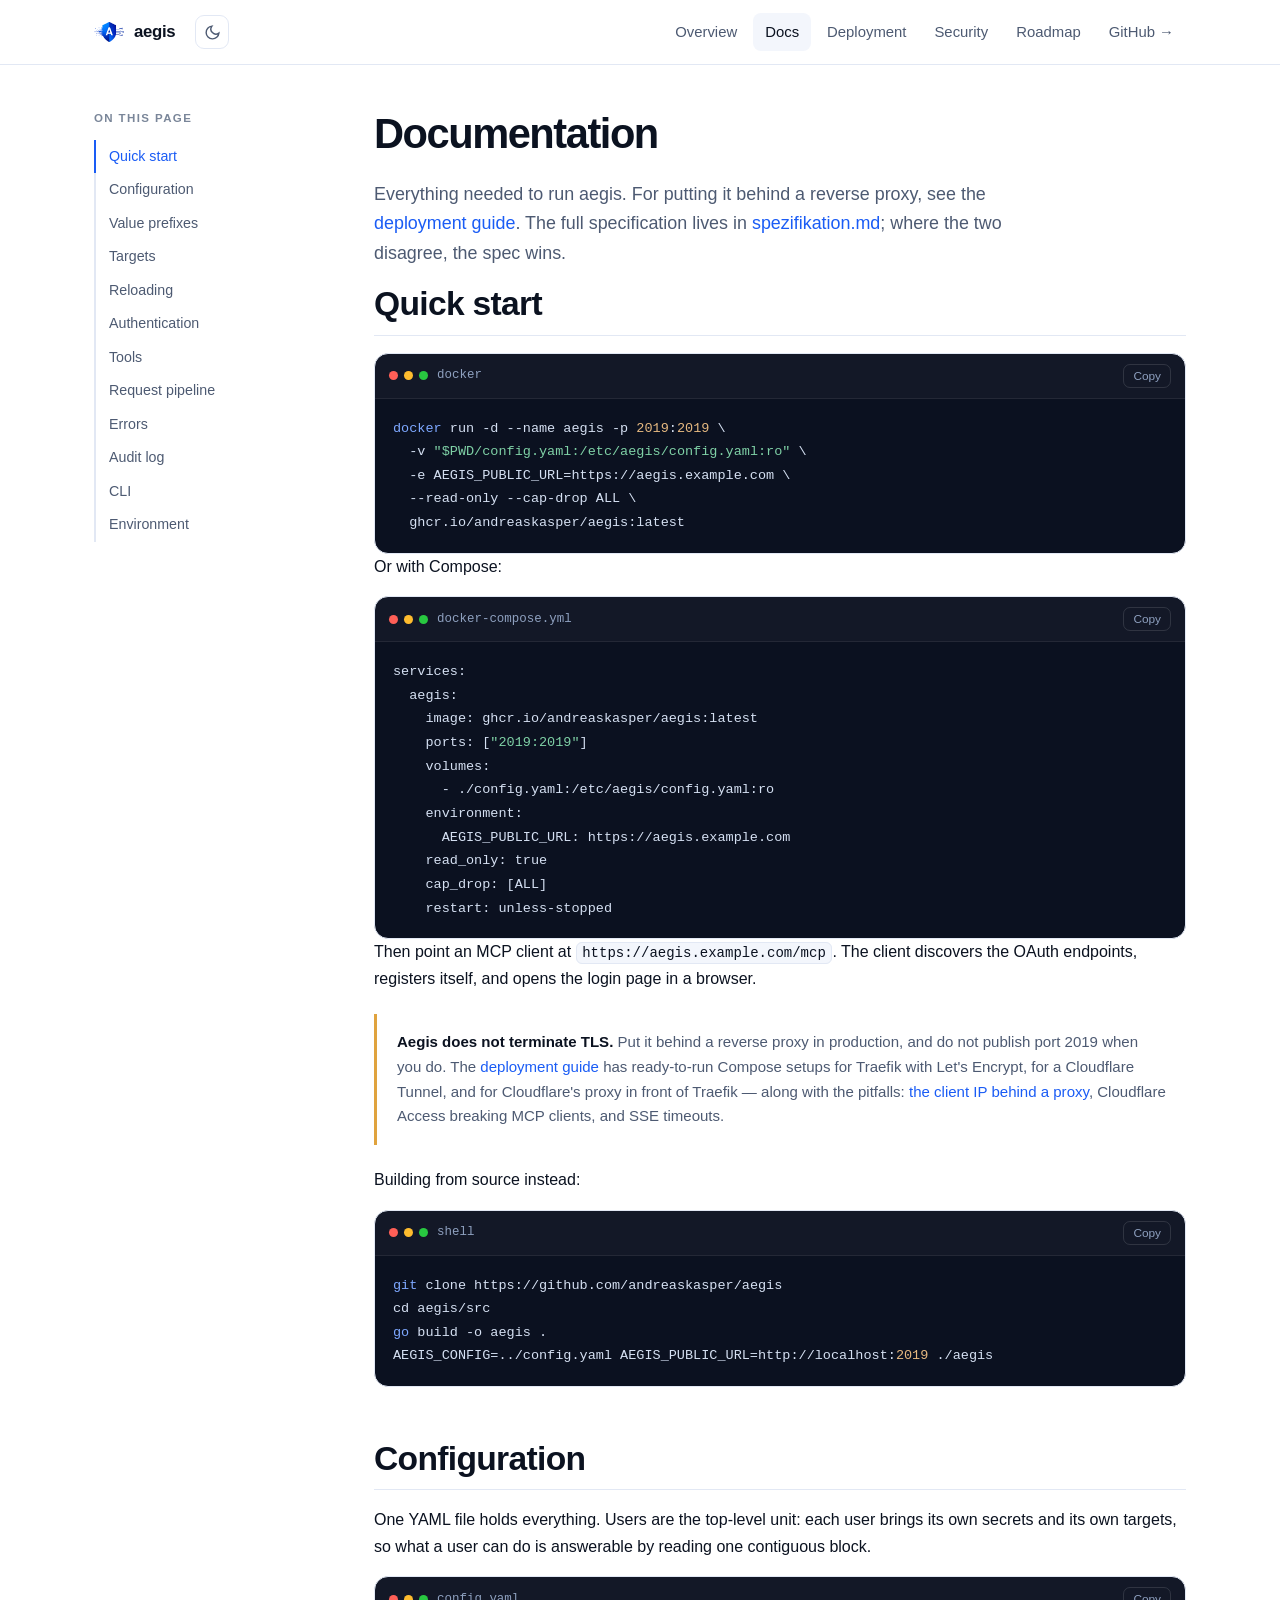
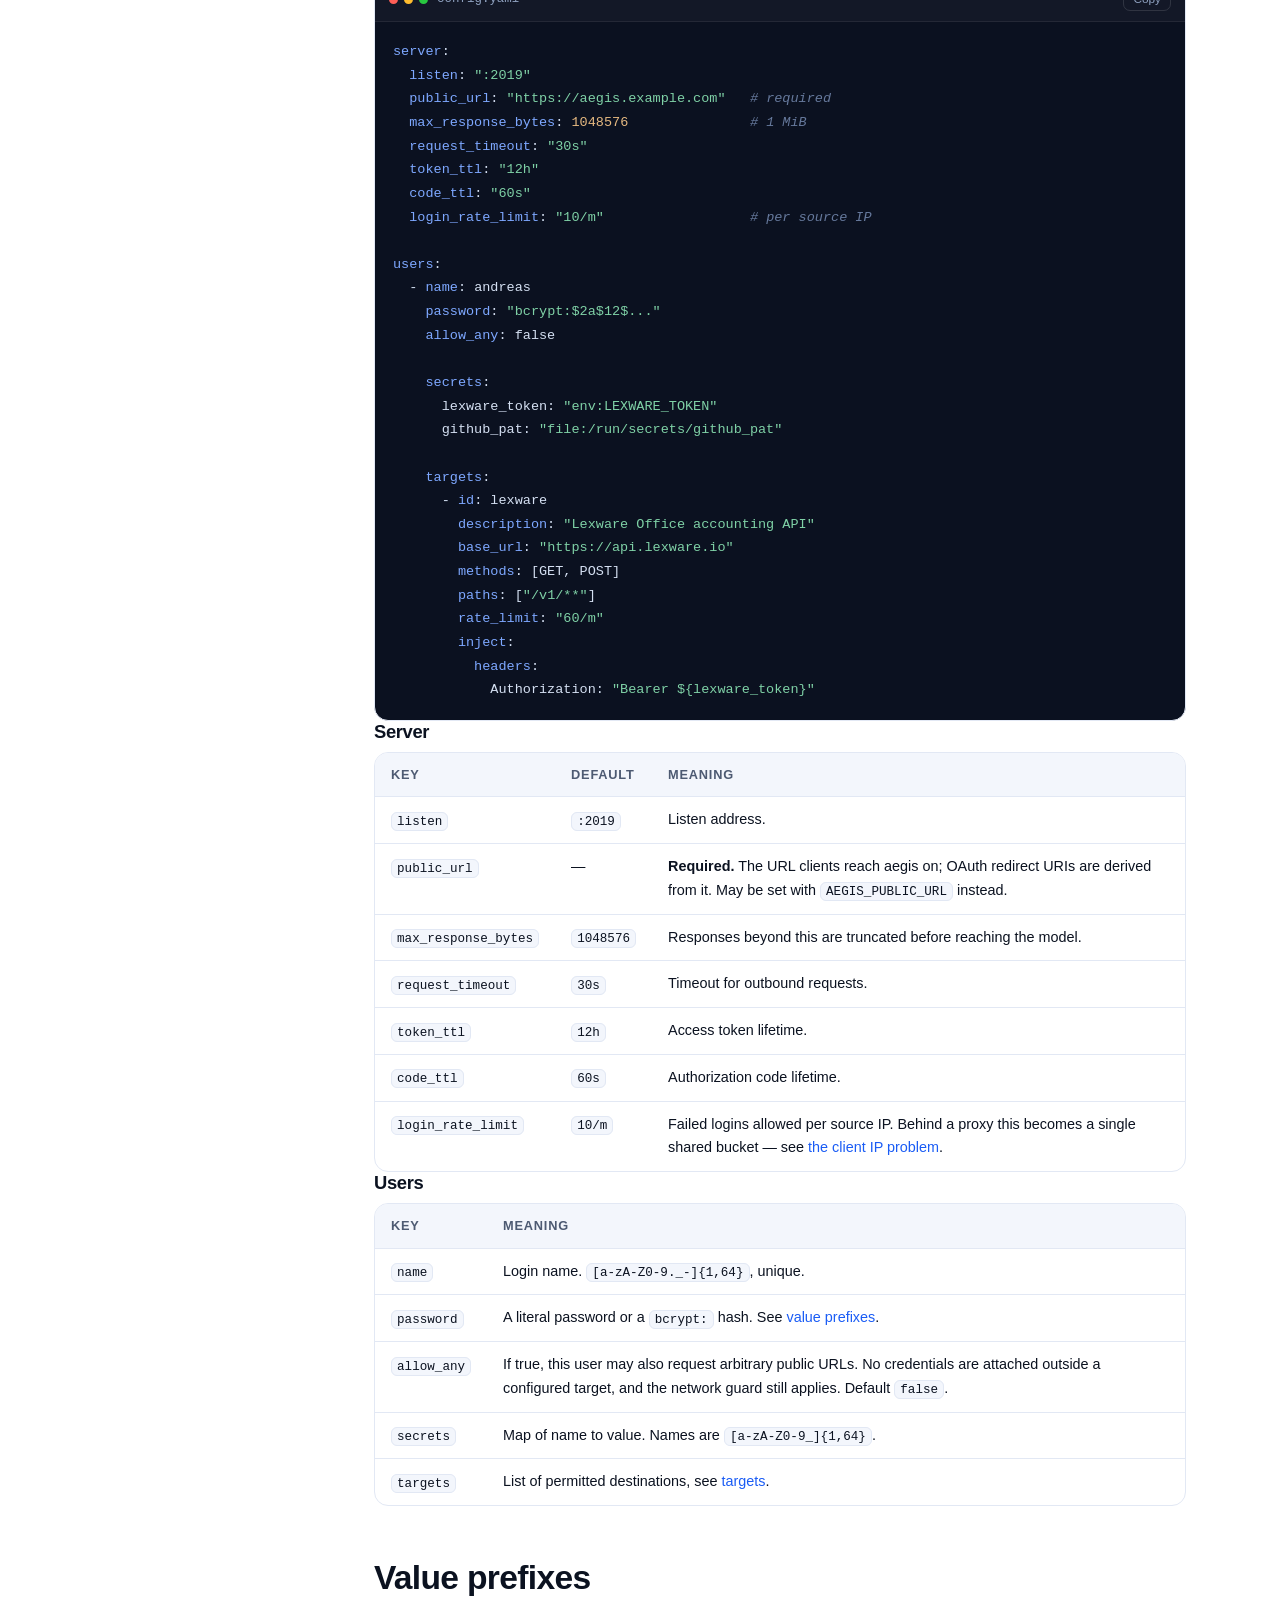
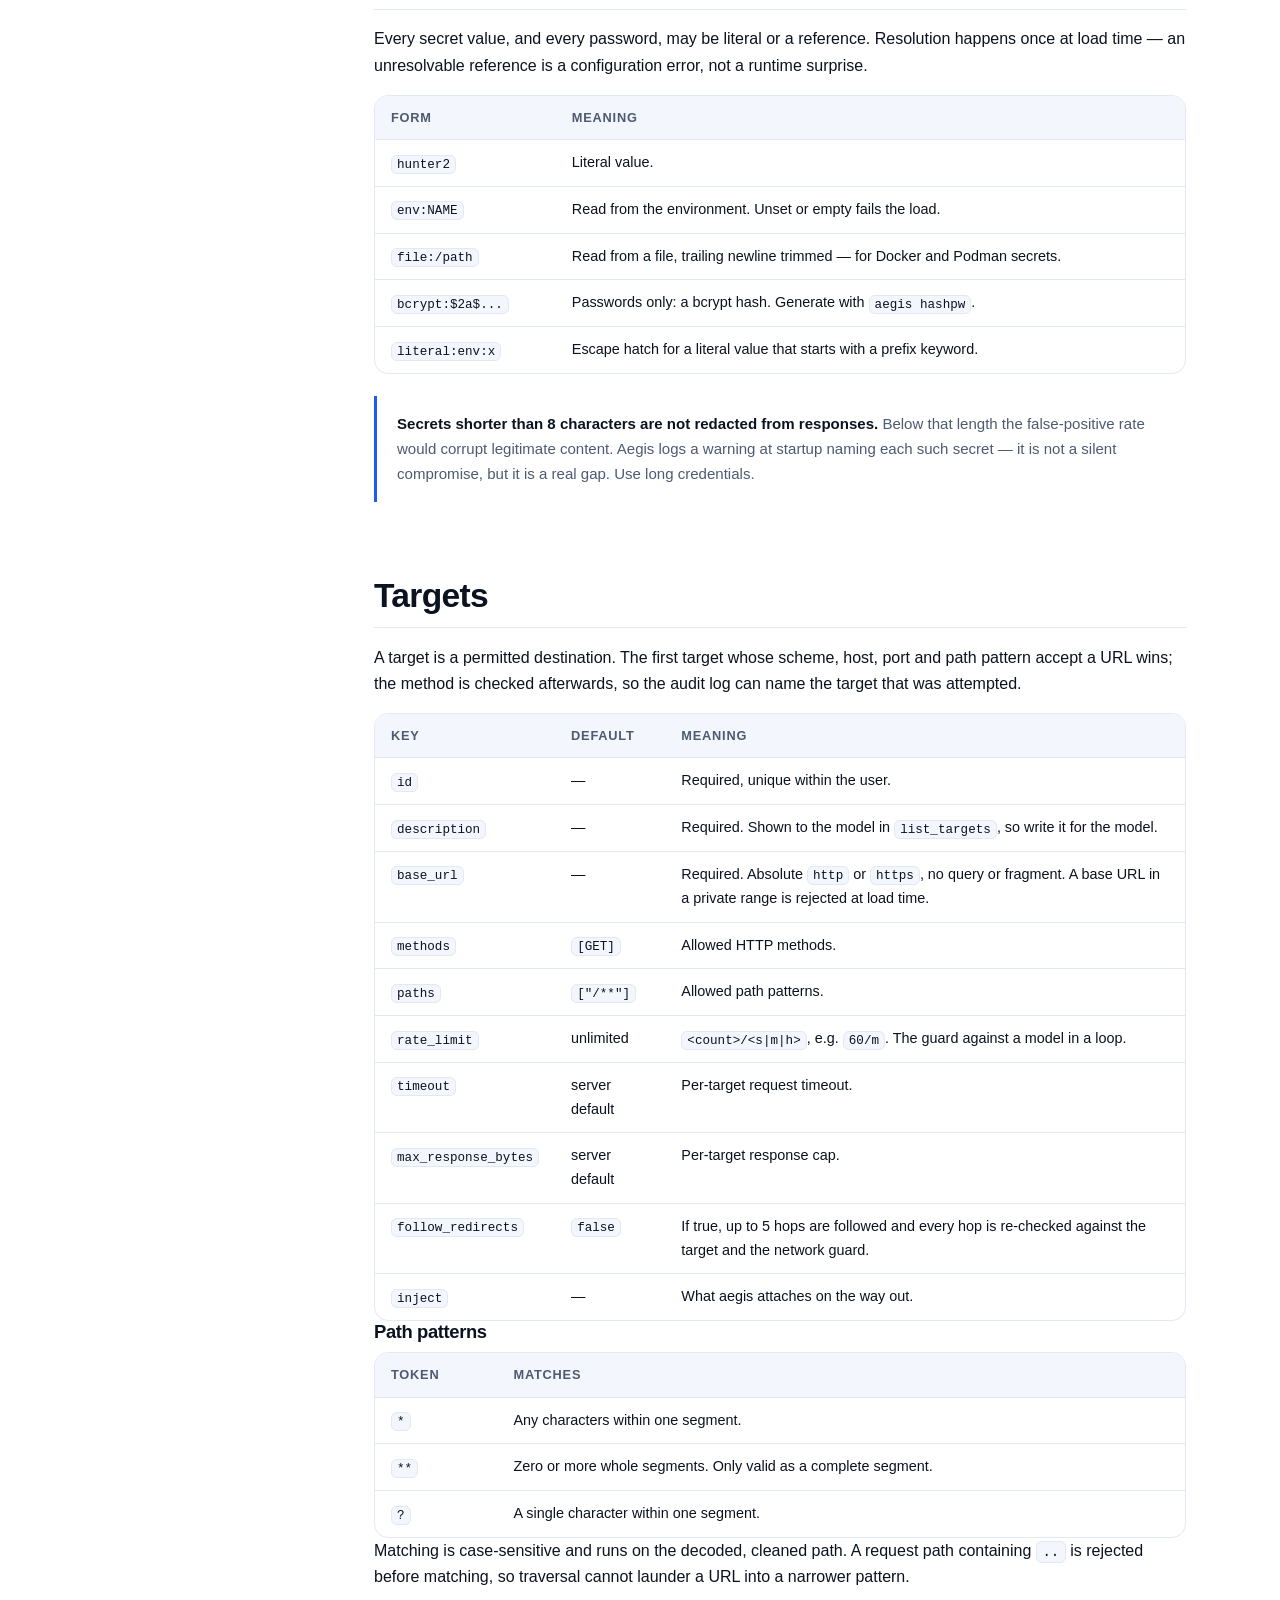
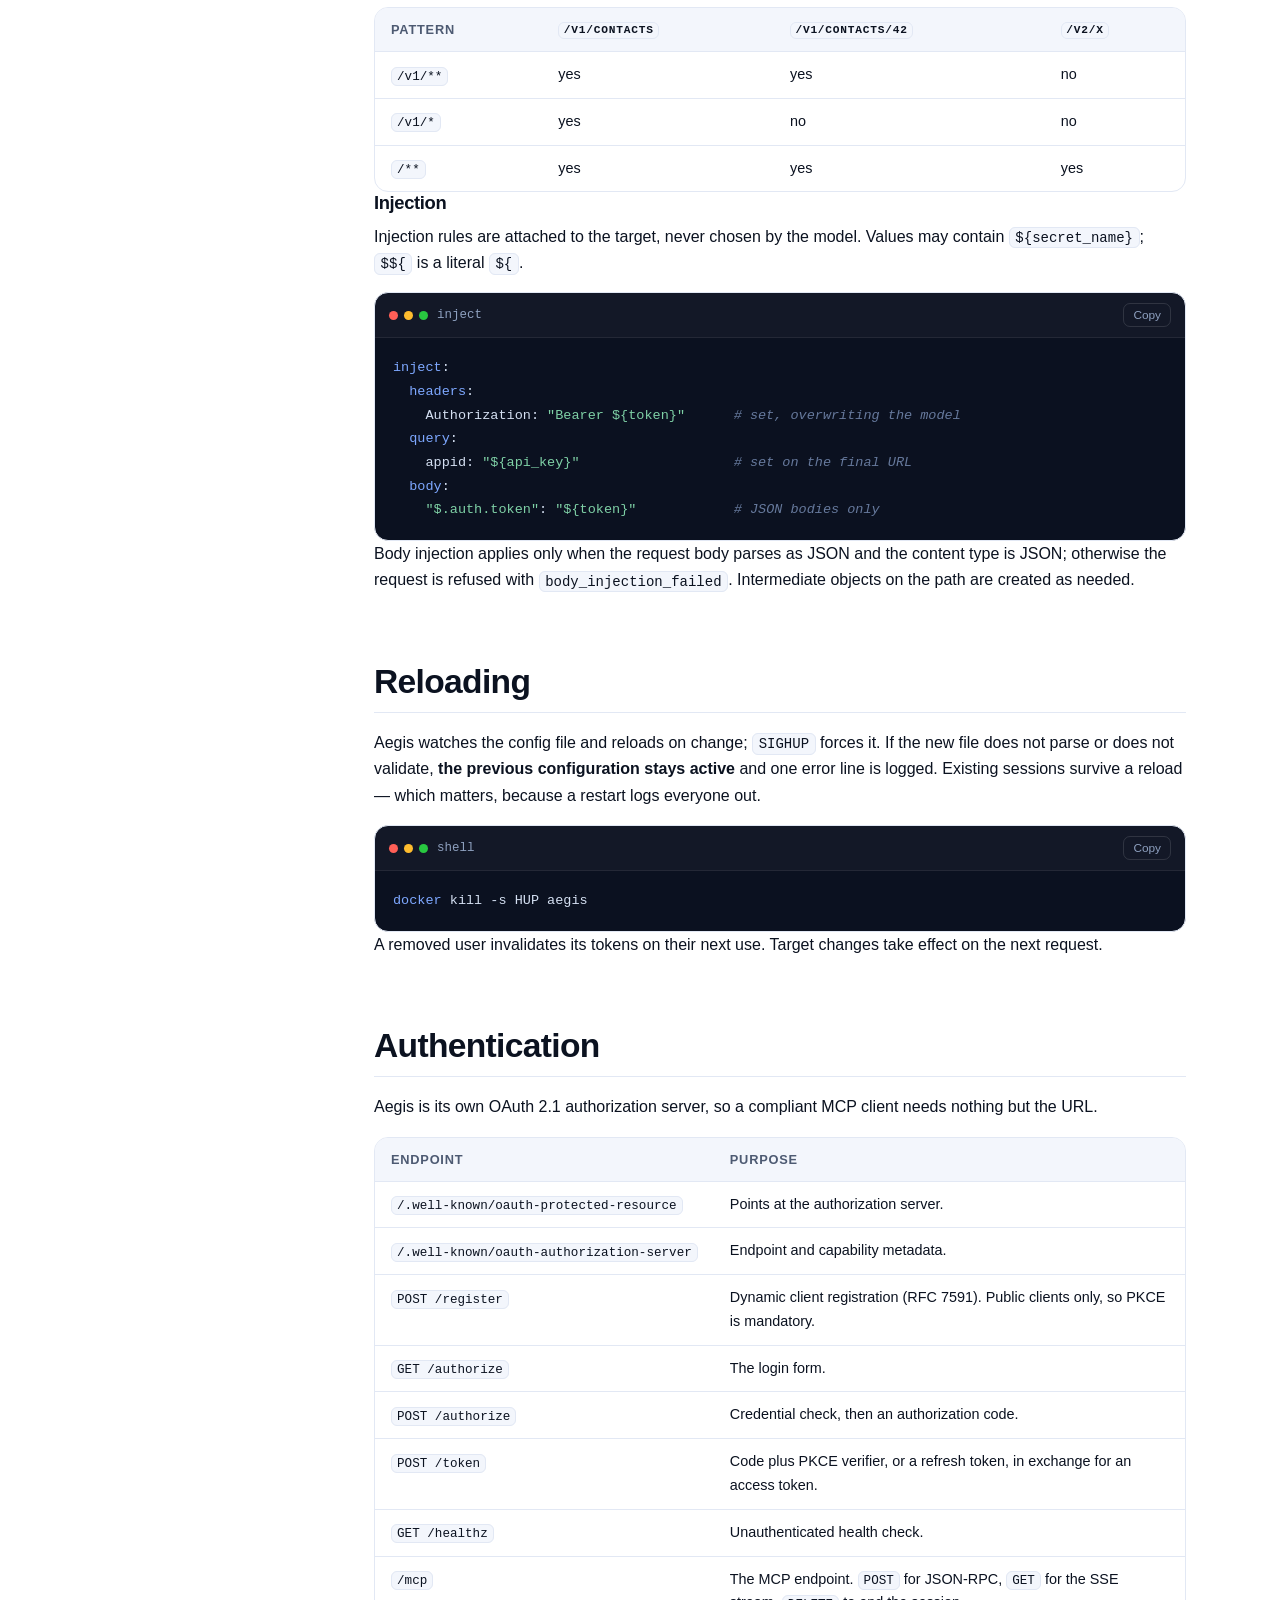
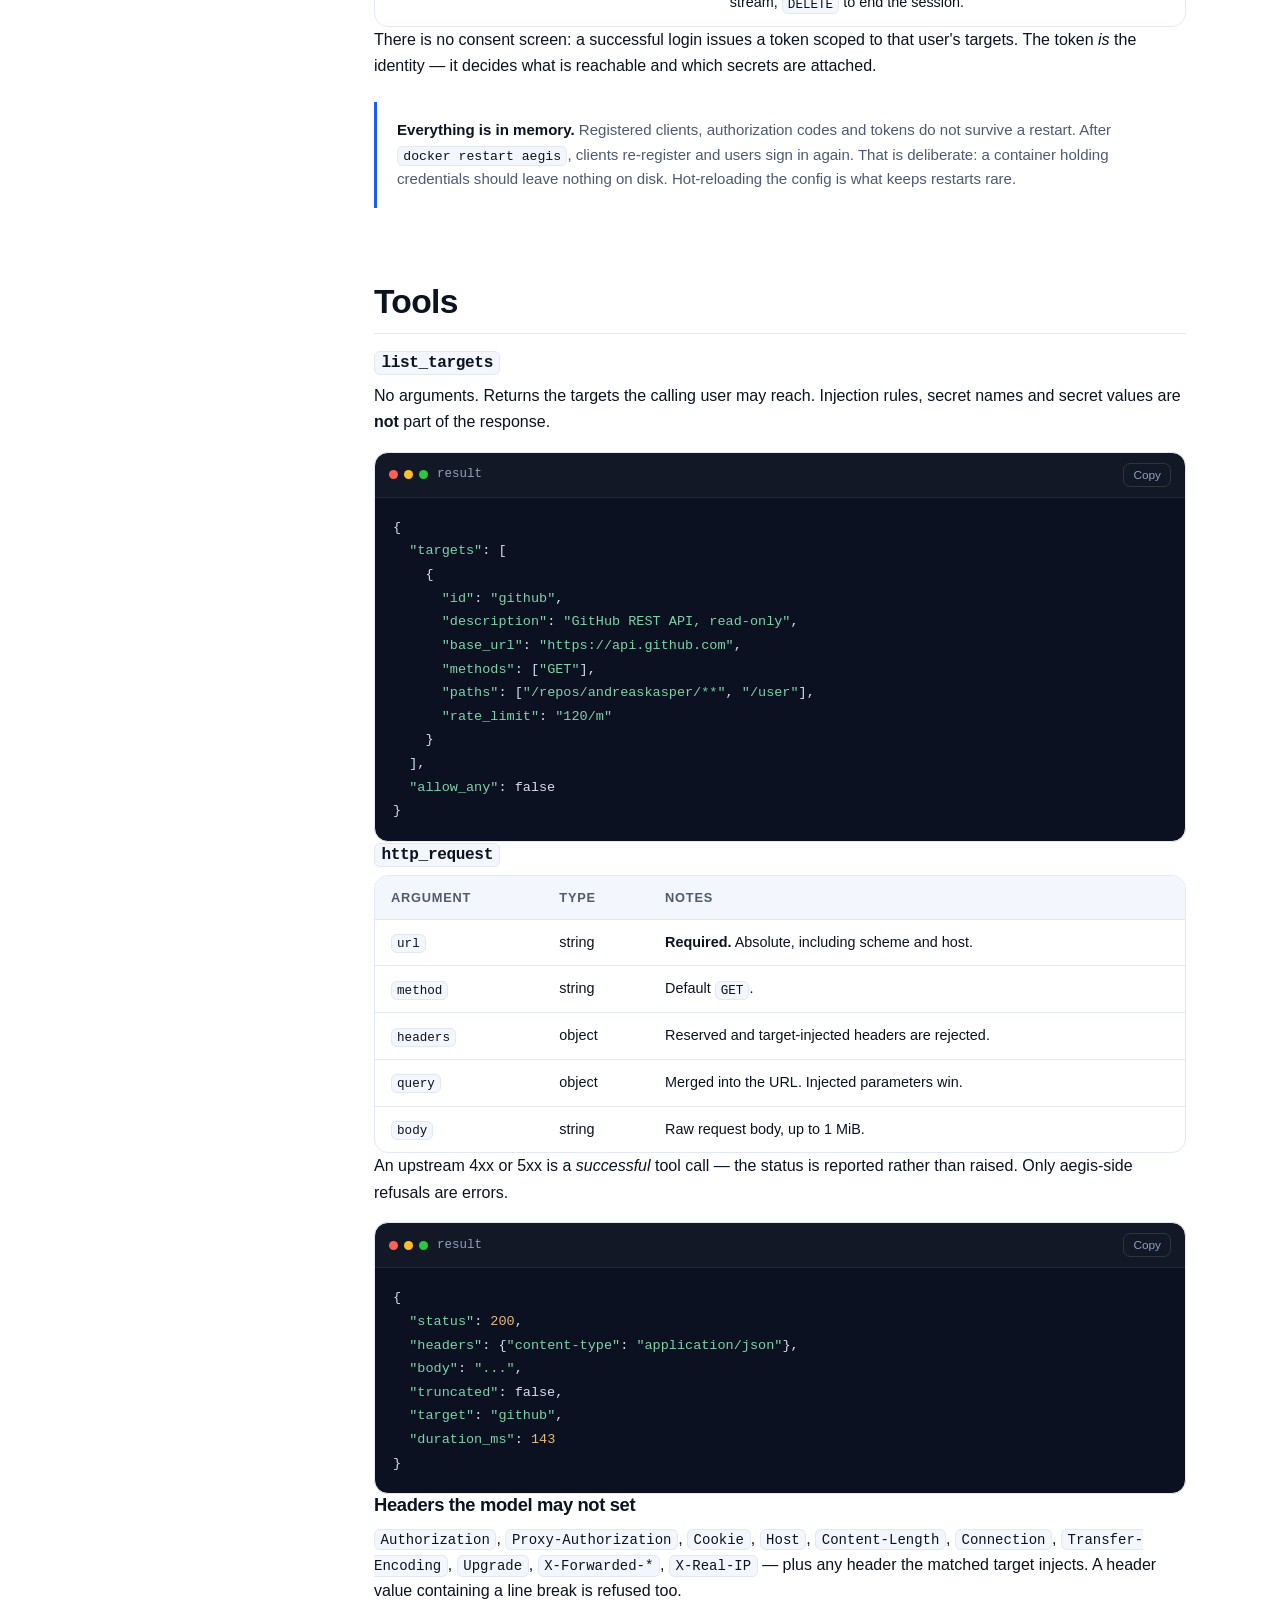
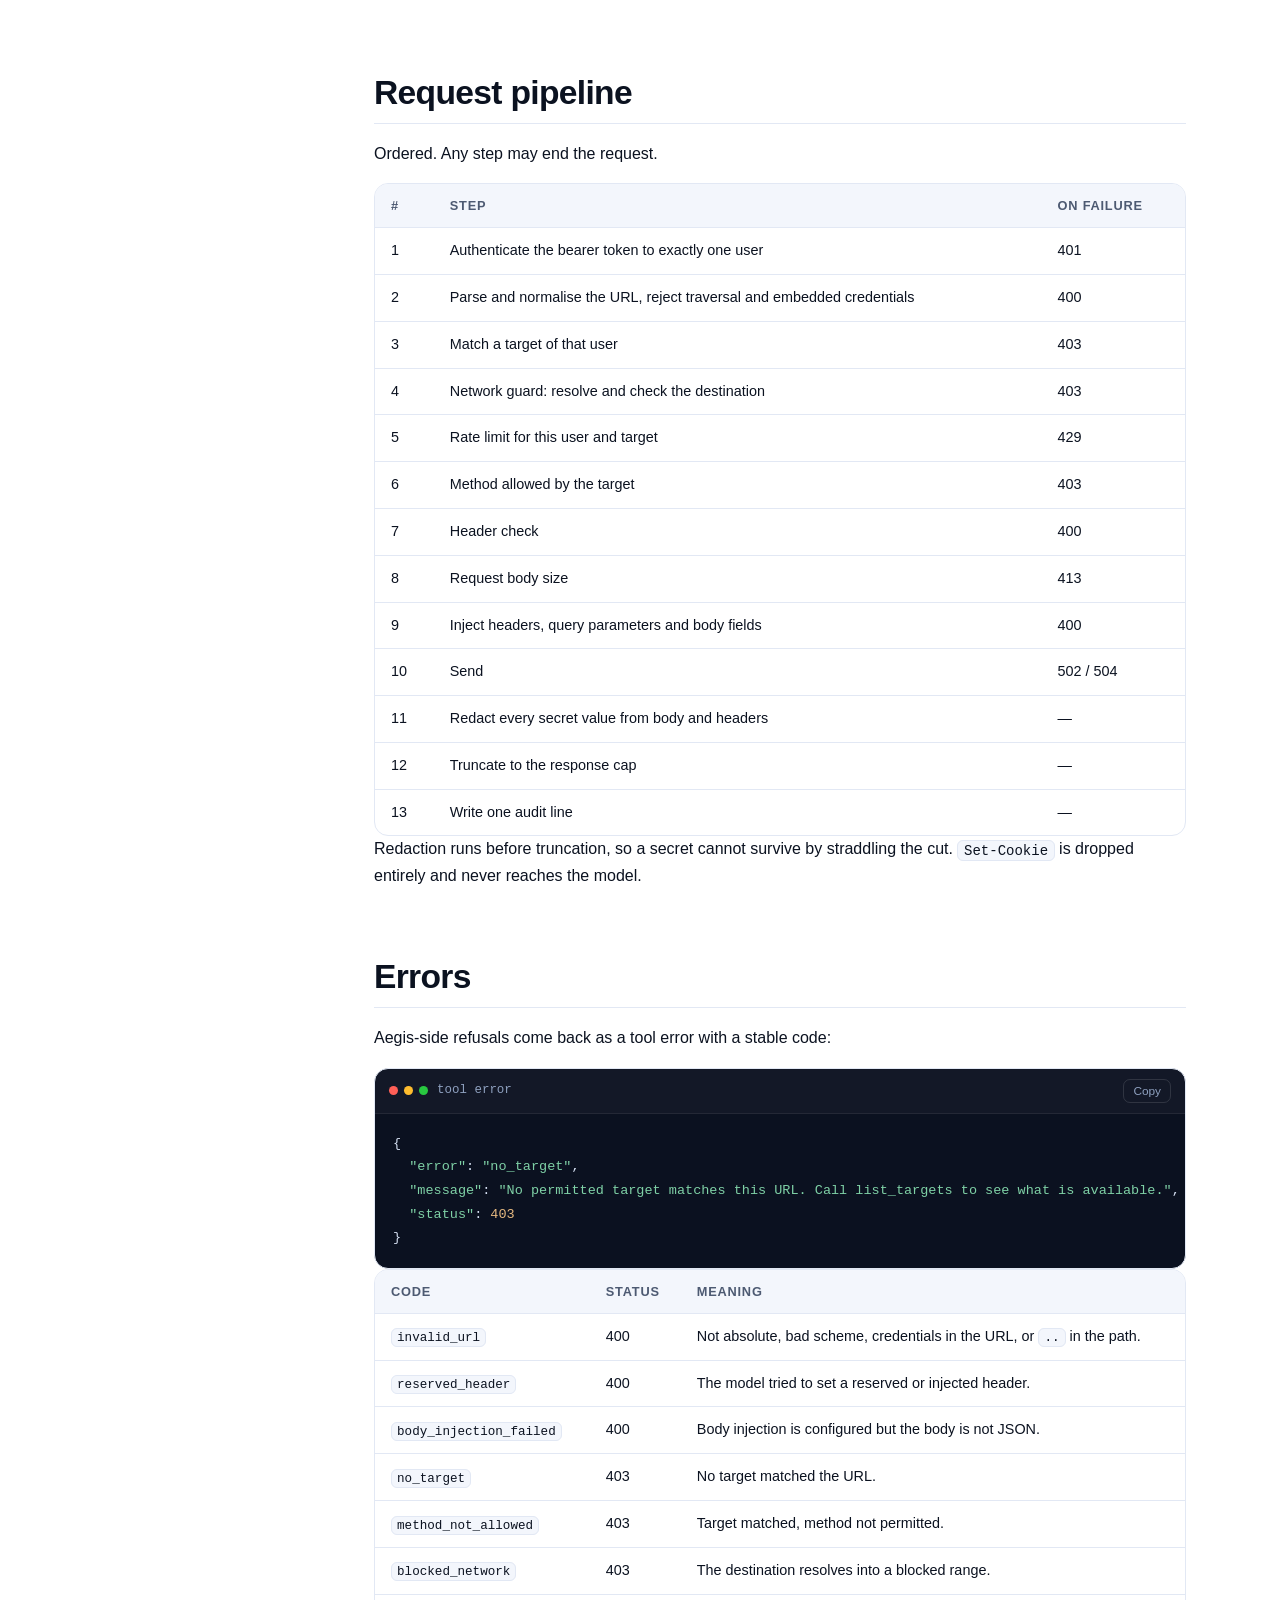
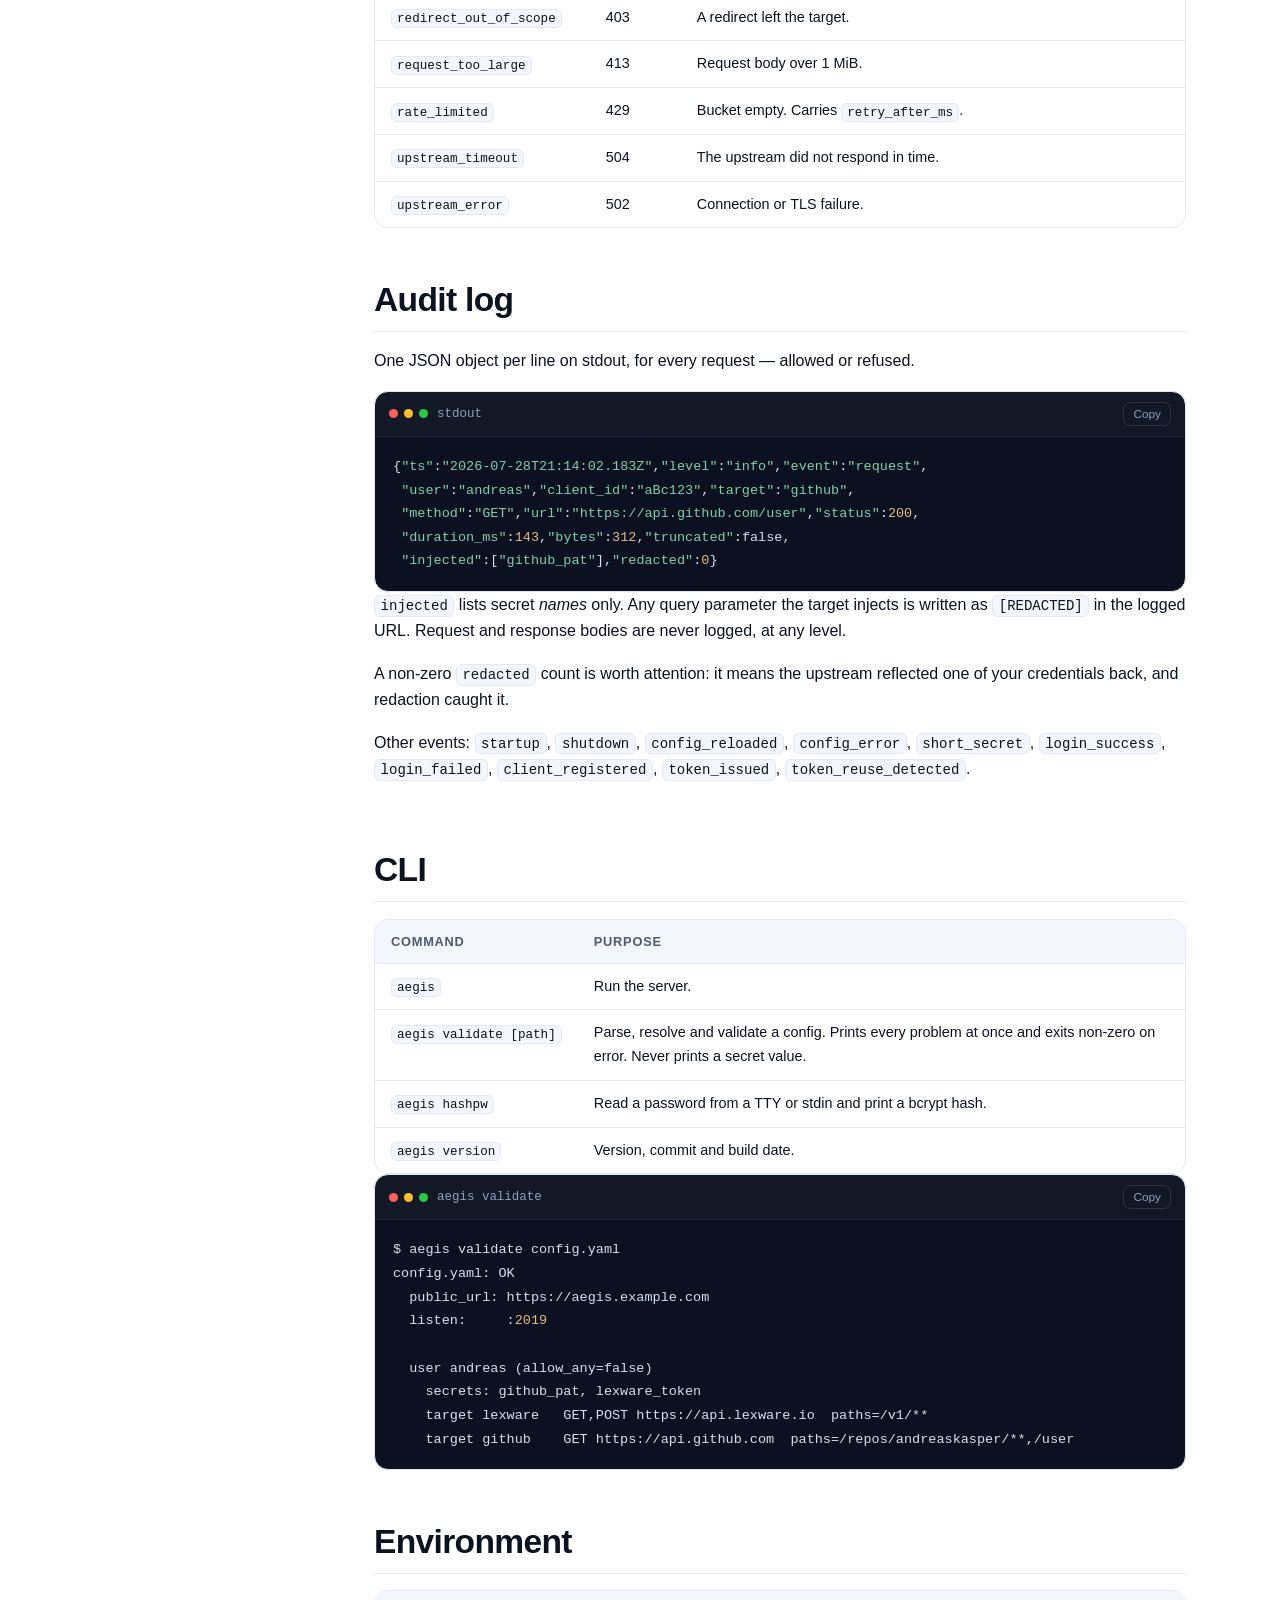
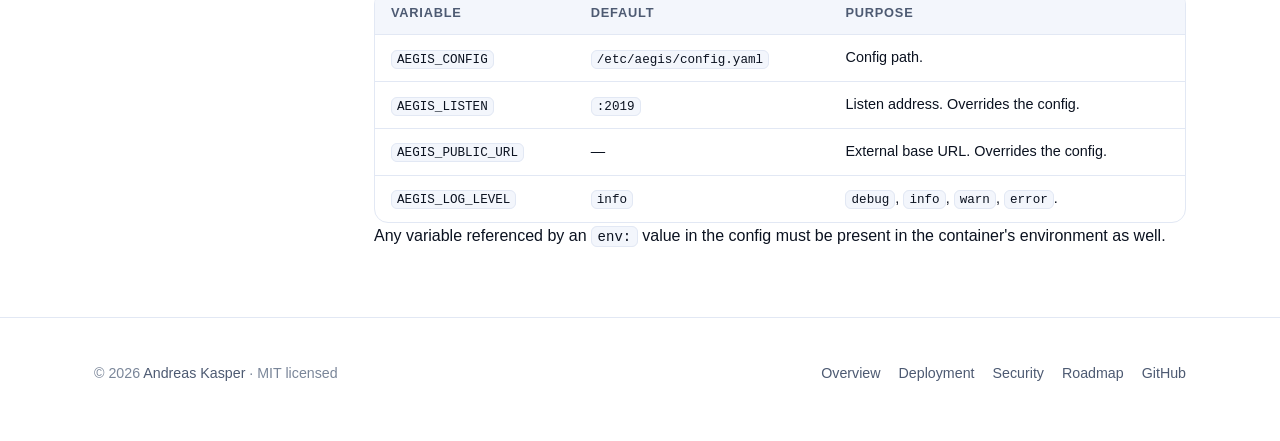
<file: docs/docs.html>
<!DOCTYPE html>
<html lang="en">
<head>
<meta charset="utf-8">
<meta name="viewport" content="width=device-width, initial-scale=1">
<title>Documentation &mdash; aegis</title>
<meta name="description" content="Configuration reference, OAuth endpoints, MCP tools, the request pipeline, error codes and the CLI for aegis.">
<link rel="icon" href="logo.png">
<link rel="stylesheet" href="style.css">
</head>
<body>

<header class="site-header">
  <div class="wrap">
    <a class="brand" href="index.html"><img src="logo.png" alt=""> aegis</a>
    <div class="header-actions">
      <button class="icon-btn nav-toggle" type="button" aria-expanded="false" aria-label="Menu">
        <svg viewBox="0 0 24 24" fill="none" stroke="currentColor" stroke-width="2" stroke-linecap="round"><path d="M3 6h18M3 12h18M3 18h18"/></svg>
      </button>
      <button class="icon-btn theme-toggle" type="button" aria-label="Switch theme">
        <svg class="sun" viewBox="0 0 24 24" fill="none" stroke="currentColor" stroke-width="2" stroke-linecap="round"><circle cx="12" cy="12" r="4"/><path d="M12 2v2M12 20v2M4.9 4.9l1.4 1.4M17.7 17.7l1.4 1.4M2 12h2M20 12h2M4.9 19.1l1.4-1.4M17.7 6.3l1.4-1.4"/></svg>
        <svg class="moon" viewBox="0 0 24 24" fill="none" stroke="currentColor" stroke-width="2" stroke-linecap="round"><path d="M21 12.8A9 9 0 1 1 11.2 3a7 7 0 0 0 9.8 9.8z"/></svg>
      </button>
    </div>
    <nav class="nav">
      <a href="index.html">Overview</a>
      <a href="docs.html" aria-current="page">Docs</a>
      <a href="deploy.html">Deployment</a>
      <a href="security.html">Security</a>
      <a href="roadmap.html">Roadmap</a>
      <a href="https://github.com/andreaskasper/aegis">GitHub&nbsp;&rarr;</a>
    </nav>
  </div>
</header>

<main class="wrap doc-layout">

  <aside class="toc">
    <strong>On this page</strong>
    <a href="#quick-start">Quick start</a>
    <a href="#configuration">Configuration</a>
    <a href="#values">Value prefixes</a>
    <a href="#targets">Targets</a>
    <a href="#reload">Reloading</a>
    <a href="#auth">Authentication</a>
    <a href="#tools">Tools</a>
    <a href="#pipeline">Request pipeline</a>
    <a href="#errors">Errors</a>
    <a href="#audit">Audit log</a>
    <a href="#cli">CLI</a>
    <a href="#env">Environment</a>
  </aside>

  <div class="doc-body">

    <section id="quick-start">
      <h1 style="font-size:clamp(1.9rem,4vw,2.6rem)">Documentation</h1>
      <p class="lede">Everything needed to run aegis. For putting it behind a reverse proxy, see the <a href="deploy.html">deployment guide</a>. The full specification lives in <a href="https://github.com/andreaskasper/aegis/blob/main/spezifikation.md">spezifikation.md</a>; where the two disagree, the spec wins.</p>

      <h2>Quick start</h2>
      <div class="code">
        <div class="code-head"><span class="dots"><i></i><i></i><i></i></span><span class="name">docker</span></div>
<pre data-lang="shell">docker run -d --name aegis -p 2019:2019 \
  -v "$PWD/config.yaml:/etc/aegis/config.yaml:ro" \
  -e AEGIS_PUBLIC_URL=https://aegis.example.com \
  --read-only --cap-drop ALL \
  ghcr.io/andreaskasper/aegis:latest</pre>
      </div>

      <p>Or with Compose:</p>
      <div class="code">
        <div class="code-head"><span class="dots"><i></i><i></i><i></i></span><span class="name">docker-compose.yml</span></div>
<pre data-lang="yaml">services:
  aegis:
    image: ghcr.io/andreaskasper/aegis:latest
    ports: ["2019:2019"]
    volumes:
      - ./config.yaml:/etc/aegis/config.yaml:ro
    environment:
      AEGIS_PUBLIC_URL: https://aegis.example.com
    read_only: true
    cap_drop: [ALL]
    restart: unless-stopped</pre>
      </div>

      <p>Then point an MCP client at <code>https://aegis.example.com/mcp</code>. The client discovers the OAuth endpoints, registers itself, and opens the login page in a browser.</p>

      <div class="note warn">
        <strong>Aegis does not terminate TLS.</strong> Put it behind a reverse proxy in production, and do not publish port 2019 when you do. The <a href="deploy.html">deployment guide</a> has ready-to-run Compose setups for Traefik with Let's Encrypt, for a Cloudflare Tunnel, and for Cloudflare's proxy in front of Traefik &mdash; along with the pitfalls: <a href="deploy.html#client-ip">the client IP behind a proxy</a>, Cloudflare Access breaking MCP clients, and SSE timeouts.
      </div>

      <p>Building from source instead:</p>
      <div class="code">
        <div class="code-head"><span class="dots"><i></i><i></i><i></i></span><span class="name">shell</span></div>
<pre data-lang="shell">git clone https://github.com/andreaskasper/aegis
cd aegis/src
go build -o aegis .
AEGIS_CONFIG=../config.yaml AEGIS_PUBLIC_URL=http://localhost:2019 ./aegis</pre>
      </div>
    </section>

    <section id="configuration">
      <h2>Configuration</h2>
      <p>One YAML file holds everything. Users are the top-level unit: each user brings its own secrets and its own targets, so what a user can do is answerable by reading one contiguous block.</p>

      <div class="code">
        <div class="code-head"><span class="dots"><i></i><i></i><i></i></span><span class="name">config.yaml</span></div>
<pre data-lang="yaml">server:
  listen: ":2019"
  public_url: "https://aegis.example.com"   # required
  max_response_bytes: 1048576               # 1 MiB
  request_timeout: "30s"
  token_ttl: "12h"
  code_ttl: "60s"
  login_rate_limit: "10/m"                  # per source IP

users:
  - name: andreas
    password: "bcrypt:$2a$12$..."
    allow_any: false

    secrets:
      lexware_token: "env:LEXWARE_TOKEN"
      github_pat: "file:/run/secrets/github_pat"

    targets:
      - id: lexware
        description: "Lexware Office accounting API"
        base_url: "https://api.lexware.io"
        methods: [GET, POST]
        paths: ["/v1/**"]
        rate_limit: "60/m"
        inject:
          headers:
            Authorization: "Bearer ${lexware_token}"</pre>
      </div>

      <h3>Server</h3>
      <div class="table-wrap">
        <table>
          <thead><tr><th>Key</th><th>Default</th><th>Meaning</th></tr></thead>
          <tbody>
            <tr><td><code>listen</code></td><td><code>:2019</code></td><td>Listen address.</td></tr>
            <tr><td><code>public_url</code></td><td>&mdash;</td><td><strong>Required.</strong> The URL clients reach aegis on; OAuth redirect URIs are derived from it. May be set with <code>AEGIS_PUBLIC_URL</code> instead.</td></tr>
            <tr><td><code>max_response_bytes</code></td><td><code>1048576</code></td><td>Responses beyond this are truncated before reaching the model.</td></tr>
            <tr><td><code>request_timeout</code></td><td><code>30s</code></td><td>Timeout for outbound requests.</td></tr>
            <tr><td><code>token_ttl</code></td><td><code>12h</code></td><td>Access token lifetime.</td></tr>
            <tr><td><code>code_ttl</code></td><td><code>60s</code></td><td>Authorization code lifetime.</td></tr>
            <tr><td><code>login_rate_limit</code></td><td><code>10/m</code></td><td>Failed logins allowed per source IP. Behind a proxy this becomes a single shared bucket &mdash; see <a href="deploy.html#client-ip">the client IP problem</a>.</td></tr>
          </tbody>
        </table>
      </div>

      <h3>Users</h3>
      <div class="table-wrap">
        <table>
          <thead><tr><th>Key</th><th>Meaning</th></tr></thead>
          <tbody>
            <tr><td><code>name</code></td><td>Login name. <code>[a-zA-Z0-9._-]{1,64}</code>, unique.</td></tr>
            <tr><td><code>password</code></td><td>A literal password or a <code>bcrypt:</code> hash. See <a href="#values">value prefixes</a>.</td></tr>
            <tr><td><code>allow_any</code></td><td>If true, this user may also request arbitrary public URLs. No credentials are attached outside a configured target, and the network guard still applies. Default <code>false</code>.</td></tr>
            <tr><td><code>secrets</code></td><td>Map of name to value. Names are <code>[a-zA-Z0-9_]{1,64}</code>.</td></tr>
            <tr><td><code>targets</code></td><td>List of permitted destinations, see <a href="#targets">targets</a>.</td></tr>
          </tbody>
        </table>
      </div>
    </section>

    <section id="values">
      <h2>Value prefixes</h2>
      <p>Every secret value, and every password, may be literal or a reference. Resolution happens once at load time &mdash; an unresolvable reference is a configuration error, not a runtime surprise.</p>
      <div class="table-wrap">
        <table>
          <thead><tr><th>Form</th><th>Meaning</th></tr></thead>
          <tbody>
            <tr><td><code>hunter2</code></td><td>Literal value.</td></tr>
            <tr><td><code>env:NAME</code></td><td>Read from the environment. Unset or empty fails the load.</td></tr>
            <tr><td><code>file:/path</code></td><td>Read from a file, trailing newline trimmed &mdash; for Docker and Podman secrets.</td></tr>
            <tr><td><code>bcrypt:$2a$...</code></td><td>Passwords only: a bcrypt hash. Generate with <code>aegis hashpw</code>.</td></tr>
            <tr><td><code>literal:env:x</code></td><td>Escape hatch for a literal value that starts with a prefix keyword.</td></tr>
          </tbody>
        </table>
      </div>
      <div class="note">
        <strong>Secrets shorter than 8 characters are not redacted from responses.</strong> Below that length the false-positive rate would corrupt legitimate content. Aegis logs a warning at startup naming each such secret &mdash; it is not a silent compromise, but it is a real gap. Use long credentials.
      </div>
    </section>

    <section id="targets">
      <h2>Targets</h2>
      <p>A target is a permitted destination. The first target whose scheme, host, port and path pattern accept a URL wins; the method is checked afterwards, so the audit log can name the target that was attempted.</p>

      <div class="table-wrap">
        <table>
          <thead><tr><th>Key</th><th>Default</th><th>Meaning</th></tr></thead>
          <tbody>
            <tr><td><code>id</code></td><td>&mdash;</td><td>Required, unique within the user.</td></tr>
            <tr><td><code>description</code></td><td>&mdash;</td><td>Required. Shown to the model in <code>list_targets</code>, so write it for the model.</td></tr>
            <tr><td><code>base_url</code></td><td>&mdash;</td><td>Required. Absolute <code>http</code> or <code>https</code>, no query or fragment. A base URL in a private range is rejected at load time.</td></tr>
            <tr><td><code>methods</code></td><td><code>[GET]</code></td><td>Allowed HTTP methods.</td></tr>
            <tr><td><code>paths</code></td><td><code>["/**"]</code></td><td>Allowed path patterns.</td></tr>
            <tr><td><code>rate_limit</code></td><td>unlimited</td><td><code>&lt;count&gt;/&lt;s|m|h&gt;</code>, e.g. <code>60/m</code>. The guard against a model in a loop.</td></tr>
            <tr><td><code>timeout</code></td><td>server default</td><td>Per-target request timeout.</td></tr>
            <tr><td><code>max_response_bytes</code></td><td>server default</td><td>Per-target response cap.</td></tr>
            <tr><td><code>follow_redirects</code></td><td><code>false</code></td><td>If true, up to 5 hops are followed and every hop is re-checked against the target and the network guard.</td></tr>
            <tr><td><code>inject</code></td><td>&mdash;</td><td>What aegis attaches on the way out.</td></tr>
          </tbody>
        </table>
      </div>

      <h3>Path patterns</h3>
      <div class="table-wrap">
        <table>
          <thead><tr><th>Token</th><th>Matches</th></tr></thead>
          <tbody>
            <tr><td><code>*</code></td><td>Any characters within one segment.</td></tr>
            <tr><td><code>**</code></td><td>Zero or more whole segments. Only valid as a complete segment.</td></tr>
            <tr><td><code>?</code></td><td>A single character within one segment.</td></tr>
          </tbody>
        </table>
      </div>
      <p>Matching is case-sensitive and runs on the decoded, cleaned path. A request path containing <code>..</code> is rejected before matching, so traversal cannot launder a URL into a narrower pattern.</p>

      <div class="table-wrap">
        <table>
          <thead><tr><th>Pattern</th><th><code>/v1/contacts</code></th><th><code>/v1/contacts/42</code></th><th><code>/v2/x</code></th></tr></thead>
          <tbody>
            <tr><td><code>/v1/**</code></td><td>yes</td><td>yes</td><td>no</td></tr>
            <tr><td><code>/v1/*</code></td><td>yes</td><td>no</td><td>no</td></tr>
            <tr><td><code>/**</code></td><td>yes</td><td>yes</td><td>yes</td></tr>
          </tbody>
        </table>
      </div>

      <h3>Injection</h3>
      <p>Injection rules are attached to the target, never chosen by the model. Values may contain <code>${secret_name}</code>; <code>$${</code> is a literal <code>${</code>.</p>
      <div class="code">
        <div class="code-head"><span class="dots"><i></i><i></i><i></i></span><span class="name">inject</span></div>
<pre data-lang="yaml">inject:
  headers:
    Authorization: "Bearer ${token}"      # set, overwriting the model
  query:
    appid: "${api_key}"                   # set on the final URL
  body:
    "$.auth.token": "${token}"            # JSON bodies only</pre>
      </div>
      <p>Body injection applies only when the request body parses as JSON and the content type is JSON; otherwise the request is refused with <code>body_injection_failed</code>. Intermediate objects on the path are created as needed.</p>
    </section>

    <section id="reload">
      <h2>Reloading</h2>
      <p>Aegis watches the config file and reloads on change; <code>SIGHUP</code> forces it. If the new file does not parse or does not validate, <strong>the previous configuration stays active</strong> and one error line is logged. Existing sessions survive a reload &mdash; which matters, because a restart logs everyone out.</p>
      <div class="code">
        <div class="code-head"><span class="dots"><i></i><i></i><i></i></span><span class="name">shell</span></div>
<pre data-lang="shell">docker kill -s HUP aegis</pre>
      </div>
      <p>A removed user invalidates its tokens on their next use. Target changes take effect on the next request.</p>
    </section>

    <section id="auth">
      <h2>Authentication</h2>
      <p>Aegis is its own OAuth 2.1 authorization server, so a compliant MCP client needs nothing but the URL.</p>
      <div class="table-wrap">
        <table>
          <thead><tr><th>Endpoint</th><th>Purpose</th></tr></thead>
          <tbody>
            <tr><td><code>/.well-known/oauth-protected-resource</code></td><td>Points at the authorization server.</td></tr>
            <tr><td><code>/.well-known/oauth-authorization-server</code></td><td>Endpoint and capability metadata.</td></tr>
            <tr><td><code>POST /register</code></td><td>Dynamic client registration (RFC 7591). Public clients only, so PKCE is mandatory.</td></tr>
            <tr><td><code>GET /authorize</code></td><td>The login form.</td></tr>
            <tr><td><code>POST /authorize</code></td><td>Credential check, then an authorization code.</td></tr>
            <tr><td><code>POST /token</code></td><td>Code plus PKCE verifier, or a refresh token, in exchange for an access token.</td></tr>
            <tr><td><code>GET /healthz</code></td><td>Unauthenticated health check.</td></tr>
            <tr><td><code>/mcp</code></td><td>The MCP endpoint. <code>POST</code> for JSON-RPC, <code>GET</code> for the SSE stream, <code>DELETE</code> to end the session.</td></tr>
          </tbody>
        </table>
      </div>
      <p>There is no consent screen: a successful login issues a token scoped to that user's targets. The token <em>is</em> the identity &mdash; it decides what is reachable and which secrets are attached.</p>
      <div class="note">
        <strong>Everything is in memory.</strong> Registered clients, authorization codes and tokens do not survive a restart. After <code>docker restart aegis</code>, clients re-register and users sign in again. That is deliberate: a container holding credentials should leave nothing on disk. Hot-reloading the config is what keeps restarts rare.
      </div>
    </section>

    <section id="tools">
      <h2>Tools</h2>

      <h3><code>list_targets</code></h3>
      <p>No arguments. Returns the targets the calling user may reach. Injection rules, secret names and secret values are <strong>not</strong> part of the response.</p>
      <div class="code">
        <div class="code-head"><span class="dots"><i></i><i></i><i></i></span><span class="name">result</span></div>
<pre data-lang="json">{
  "targets": [
    {
      "id": "github",
      "description": "GitHub REST API, read-only",
      "base_url": "https://api.github.com",
      "methods": ["GET"],
      "paths": ["/repos/andreaskasper/**", "/user"],
      "rate_limit": "120/m"
    }
  ],
  "allow_any": false
}</pre>
      </div>

      <h3><code>http_request</code></h3>
      <div class="table-wrap">
        <table>
          <thead><tr><th>Argument</th><th>Type</th><th>Notes</th></tr></thead>
          <tbody>
            <tr><td><code>url</code></td><td>string</td><td><strong>Required.</strong> Absolute, including scheme and host.</td></tr>
            <tr><td><code>method</code></td><td>string</td><td>Default <code>GET</code>.</td></tr>
            <tr><td><code>headers</code></td><td>object</td><td>Reserved and target-injected headers are rejected.</td></tr>
            <tr><td><code>query</code></td><td>object</td><td>Merged into the URL. Injected parameters win.</td></tr>
            <tr><td><code>body</code></td><td>string</td><td>Raw request body, up to 1 MiB.</td></tr>
          </tbody>
        </table>
      </div>
      <p>An upstream 4xx or 5xx is a <em>successful</em> tool call &mdash; the status is reported rather than raised. Only aegis-side refusals are errors.</p>
      <div class="code">
        <div class="code-head"><span class="dots"><i></i><i></i><i></i></span><span class="name">result</span></div>
<pre data-lang="json">{
  "status": 200,
  "headers": {"content-type": "application/json"},
  "body": "...",
  "truncated": false,
  "target": "github",
  "duration_ms": 143
}</pre>
      </div>

      <h3>Headers the model may not set</h3>
      <p><code>Authorization</code>, <code>Proxy-Authorization</code>, <code>Cookie</code>, <code>Host</code>, <code>Content-Length</code>, <code>Connection</code>, <code>Transfer-Encoding</code>, <code>Upgrade</code>, <code>X-Forwarded-*</code>, <code>X-Real-IP</code> &mdash; plus any header the matched target injects. A header value containing a line break is refused too.</p>
    </section>

    <section id="pipeline">
      <h2>Request pipeline</h2>
      <p>Ordered. Any step may end the request.</p>
      <div class="table-wrap">
        <table>
          <thead><tr><th>#</th><th>Step</th><th>On failure</th></tr></thead>
          <tbody>
            <tr><td>1</td><td>Authenticate the bearer token to exactly one user</td><td>401</td></tr>
            <tr><td>2</td><td>Parse and normalise the URL, reject traversal and embedded credentials</td><td>400</td></tr>
            <tr><td>3</td><td>Match a target of that user</td><td>403</td></tr>
            <tr><td>4</td><td>Network guard: resolve and check the destination</td><td>403</td></tr>
            <tr><td>5</td><td>Rate limit for this user and target</td><td>429</td></tr>
            <tr><td>6</td><td>Method allowed by the target</td><td>403</td></tr>
            <tr><td>7</td><td>Header check</td><td>400</td></tr>
            <tr><td>8</td><td>Request body size</td><td>413</td></tr>
            <tr><td>9</td><td>Inject headers, query parameters and body fields</td><td>400</td></tr>
            <tr><td>10</td><td>Send</td><td>502 / 504</td></tr>
            <tr><td>11</td><td>Redact every secret value from body and headers</td><td>&mdash;</td></tr>
            <tr><td>12</td><td>Truncate to the response cap</td><td>&mdash;</td></tr>
            <tr><td>13</td><td>Write one audit line</td><td>&mdash;</td></tr>
          </tbody>
        </table>
      </div>
      <p>Redaction runs before truncation, so a secret cannot survive by straddling the cut. <code>Set-Cookie</code> is dropped entirely and never reaches the model.</p>
    </section>

    <section id="errors">
      <h2>Errors</h2>
      <p>Aegis-side refusals come back as a tool error with a stable code:</p>
      <div class="code">
        <div class="code-head"><span class="dots"><i></i><i></i><i></i></span><span class="name">tool error</span></div>
<pre data-lang="json">{
  "error": "no_target",
  "message": "No permitted target matches this URL. Call list_targets to see what is available.",
  "status": 403
}</pre>
      </div>
      <div class="table-wrap">
        <table>
          <thead><tr><th>Code</th><th>Status</th><th>Meaning</th></tr></thead>
          <tbody>
            <tr><td><code>invalid_url</code></td><td>400</td><td>Not absolute, bad scheme, credentials in the URL, or <code>..</code> in the path.</td></tr>
            <tr><td><code>reserved_header</code></td><td>400</td><td>The model tried to set a reserved or injected header.</td></tr>
            <tr><td><code>body_injection_failed</code></td><td>400</td><td>Body injection is configured but the body is not JSON.</td></tr>
            <tr><td><code>no_target</code></td><td>403</td><td>No target matched the URL.</td></tr>
            <tr><td><code>method_not_allowed</code></td><td>403</td><td>Target matched, method not permitted.</td></tr>
            <tr><td><code>blocked_network</code></td><td>403</td><td>The destination resolves into a blocked range.</td></tr>
            <tr><td><code>redirect_out_of_scope</code></td><td>403</td><td>A redirect left the target.</td></tr>
            <tr><td><code>request_too_large</code></td><td>413</td><td>Request body over 1 MiB.</td></tr>
            <tr><td><code>rate_limited</code></td><td>429</td><td>Bucket empty. Carries <code>retry_after_ms</code>.</td></tr>
            <tr><td><code>upstream_timeout</code></td><td>504</td><td>The upstream did not respond in time.</td></tr>
            <tr><td><code>upstream_error</code></td><td>502</td><td>Connection or TLS failure.</td></tr>
          </tbody>
        </table>
      </div>
    </section>

    <section id="audit">
      <h2>Audit log</h2>
      <p>One JSON object per line on stdout, for every request &mdash; allowed or refused.</p>
      <div class="code">
        <div class="code-head"><span class="dots"><i></i><i></i><i></i></span><span class="name">stdout</span></div>
<pre data-lang="json">{"ts":"2026-07-28T21:14:02.183Z","level":"info","event":"request",
 "user":"andreas","client_id":"aBc123","target":"github",
 "method":"GET","url":"https://api.github.com/user","status":200,
 "duration_ms":143,"bytes":312,"truncated":false,
 "injected":["github_pat"],"redacted":0}</pre>
      </div>
      <p><code>injected</code> lists secret <em>names</em> only. Any query parameter the target injects is written as <code>[REDACTED]</code> in the logged URL. Request and response bodies are never logged, at any level.</p>
      <p>A non-zero <code>redacted</code> count is worth attention: it means the upstream reflected one of your credentials back, and redaction caught it.</p>
      <p>Other events: <code>startup</code>, <code>shutdown</code>, <code>config_reloaded</code>, <code>config_error</code>, <code>short_secret</code>, <code>login_success</code>, <code>login_failed</code>, <code>client_registered</code>, <code>token_issued</code>, <code>token_reuse_detected</code>.</p>
    </section>

    <section id="cli">
      <h2>CLI</h2>
      <div class="table-wrap">
        <table>
          <thead><tr><th>Command</th><th>Purpose</th></tr></thead>
          <tbody>
            <tr><td><code>aegis</code></td><td>Run the server.</td></tr>
            <tr><td><code>aegis validate [path]</code></td><td>Parse, resolve and validate a config. Prints every problem at once and exits non-zero on error. Never prints a secret value.</td></tr>
            <tr><td><code>aegis hashpw</code></td><td>Read a password from a TTY or stdin and print a bcrypt hash.</td></tr>
            <tr><td><code>aegis version</code></td><td>Version, commit and build date.</td></tr>
          </tbody>
        </table>
      </div>
      <div class="code">
        <div class="code-head"><span class="dots"><i></i><i></i><i></i></span><span class="name">aegis validate</span></div>
<pre data-lang="shell">$ aegis validate config.yaml
config.yaml: OK
  public_url: https://aegis.example.com
  listen:     :2019

  user andreas (allow_any=false)
    secrets: github_pat, lexware_token
    target lexware   GET,POST https://api.lexware.io  paths=/v1/**
    target github    GET https://api.github.com  paths=/repos/andreaskasper/**,/user</pre>
      </div>
    </section>

    <section id="env">
      <h2>Environment</h2>
      <div class="table-wrap">
        <table>
          <thead><tr><th>Variable</th><th>Default</th><th>Purpose</th></tr></thead>
          <tbody>
            <tr><td><code>AEGIS_CONFIG</code></td><td><code>/etc/aegis/config.yaml</code></td><td>Config path.</td></tr>
            <tr><td><code>AEGIS_LISTEN</code></td><td><code>:2019</code></td><td>Listen address. Overrides the config.</td></tr>
            <tr><td><code>AEGIS_PUBLIC_URL</code></td><td>&mdash;</td><td>External base URL. Overrides the config.</td></tr>
            <tr><td><code>AEGIS_LOG_LEVEL</code></td><td><code>info</code></td><td><code>debug</code>, <code>info</code>, <code>warn</code>, <code>error</code>.</td></tr>
          </tbody>
        </table>
      </div>
      <p>Any variable referenced by an <code>env:</code> value in the config must be present in the container's environment as well.</p>
    </section>

  </div>
</main>

<footer class="site-footer">
  <div class="wrap">
    <div>&copy; <span data-year>2026</span> <a href="https://github.com/andreaskasper">Andreas Kasper</a> &middot; MIT licensed</div>
    <nav class="foot-links">
      <a href="index.html">Overview</a>
      <a href="deploy.html">Deployment</a>
      <a href="security.html">Security</a>
      <a href="roadmap.html">Roadmap</a>
      <a href="https://github.com/andreaskasper/aegis">GitHub</a>
    </nav>
  </div>
</footer>

<script src="site.js"></script>
</body>
</html>
</file>
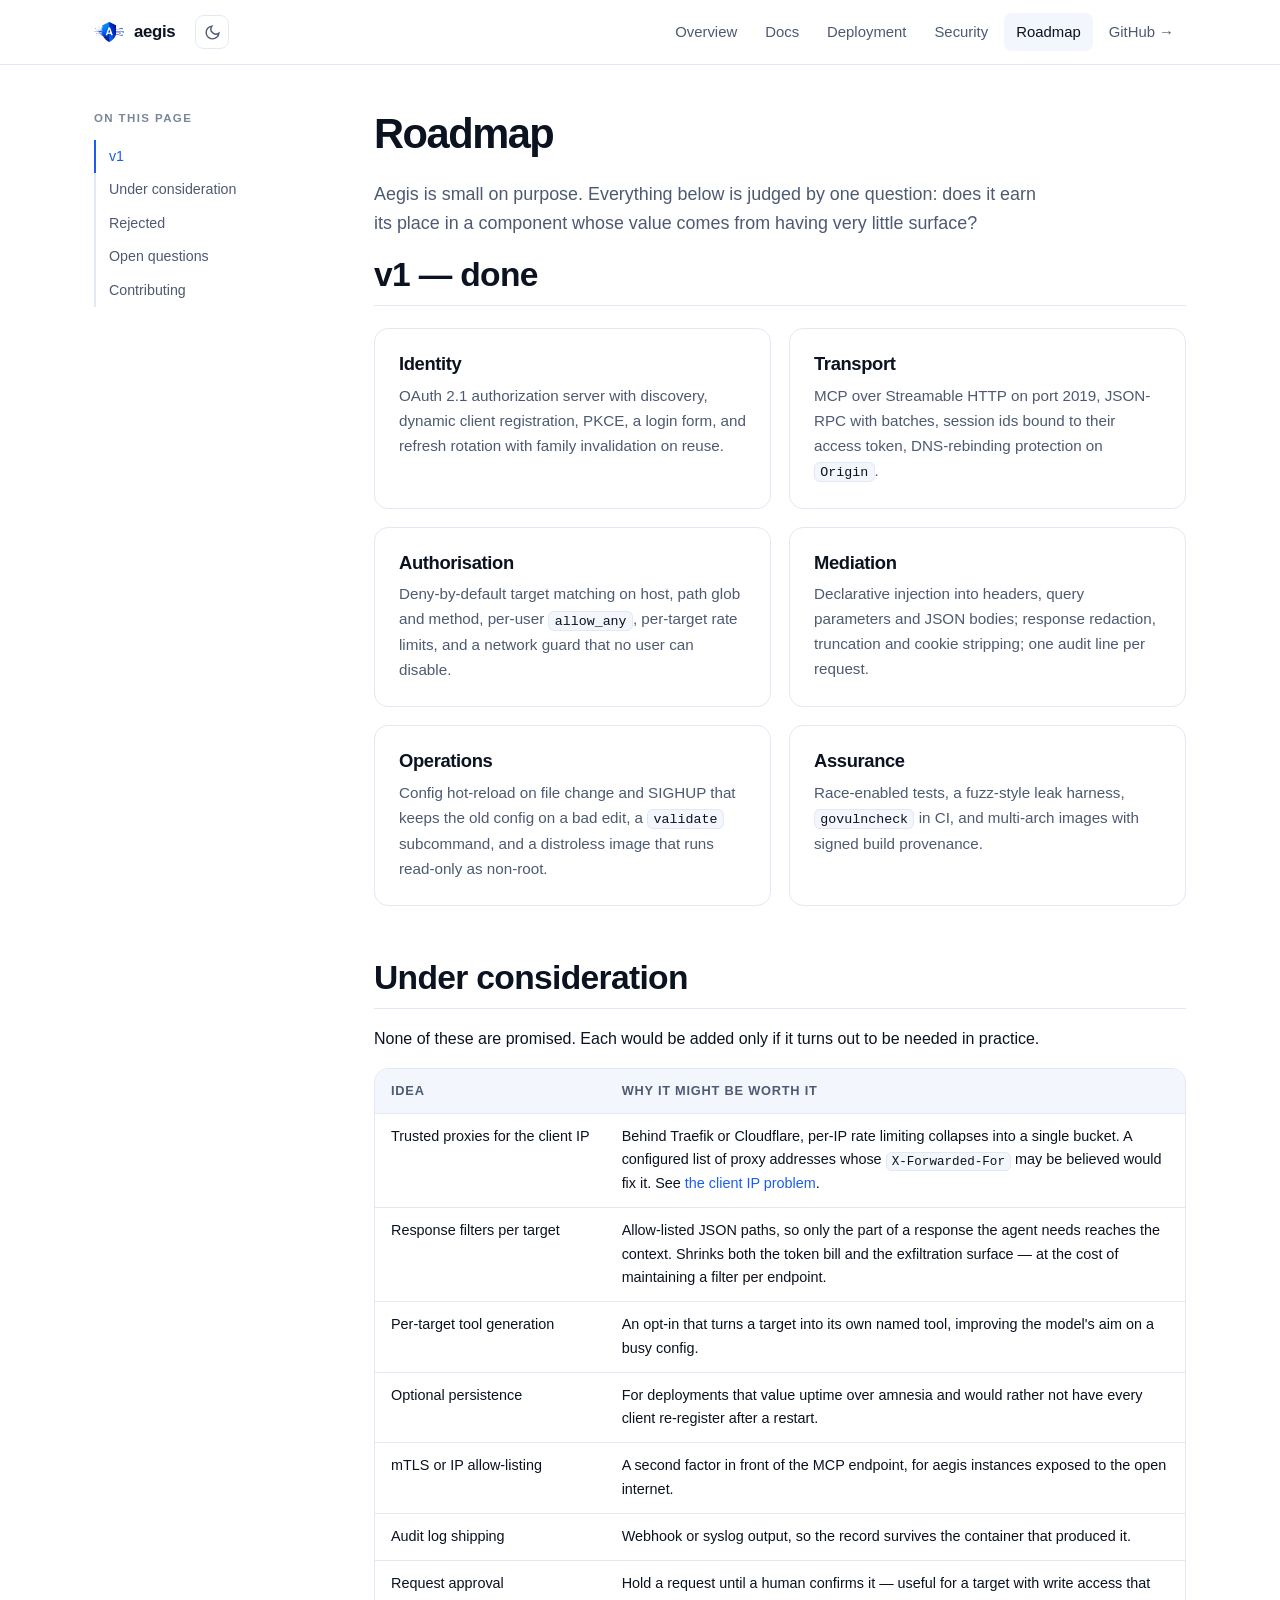
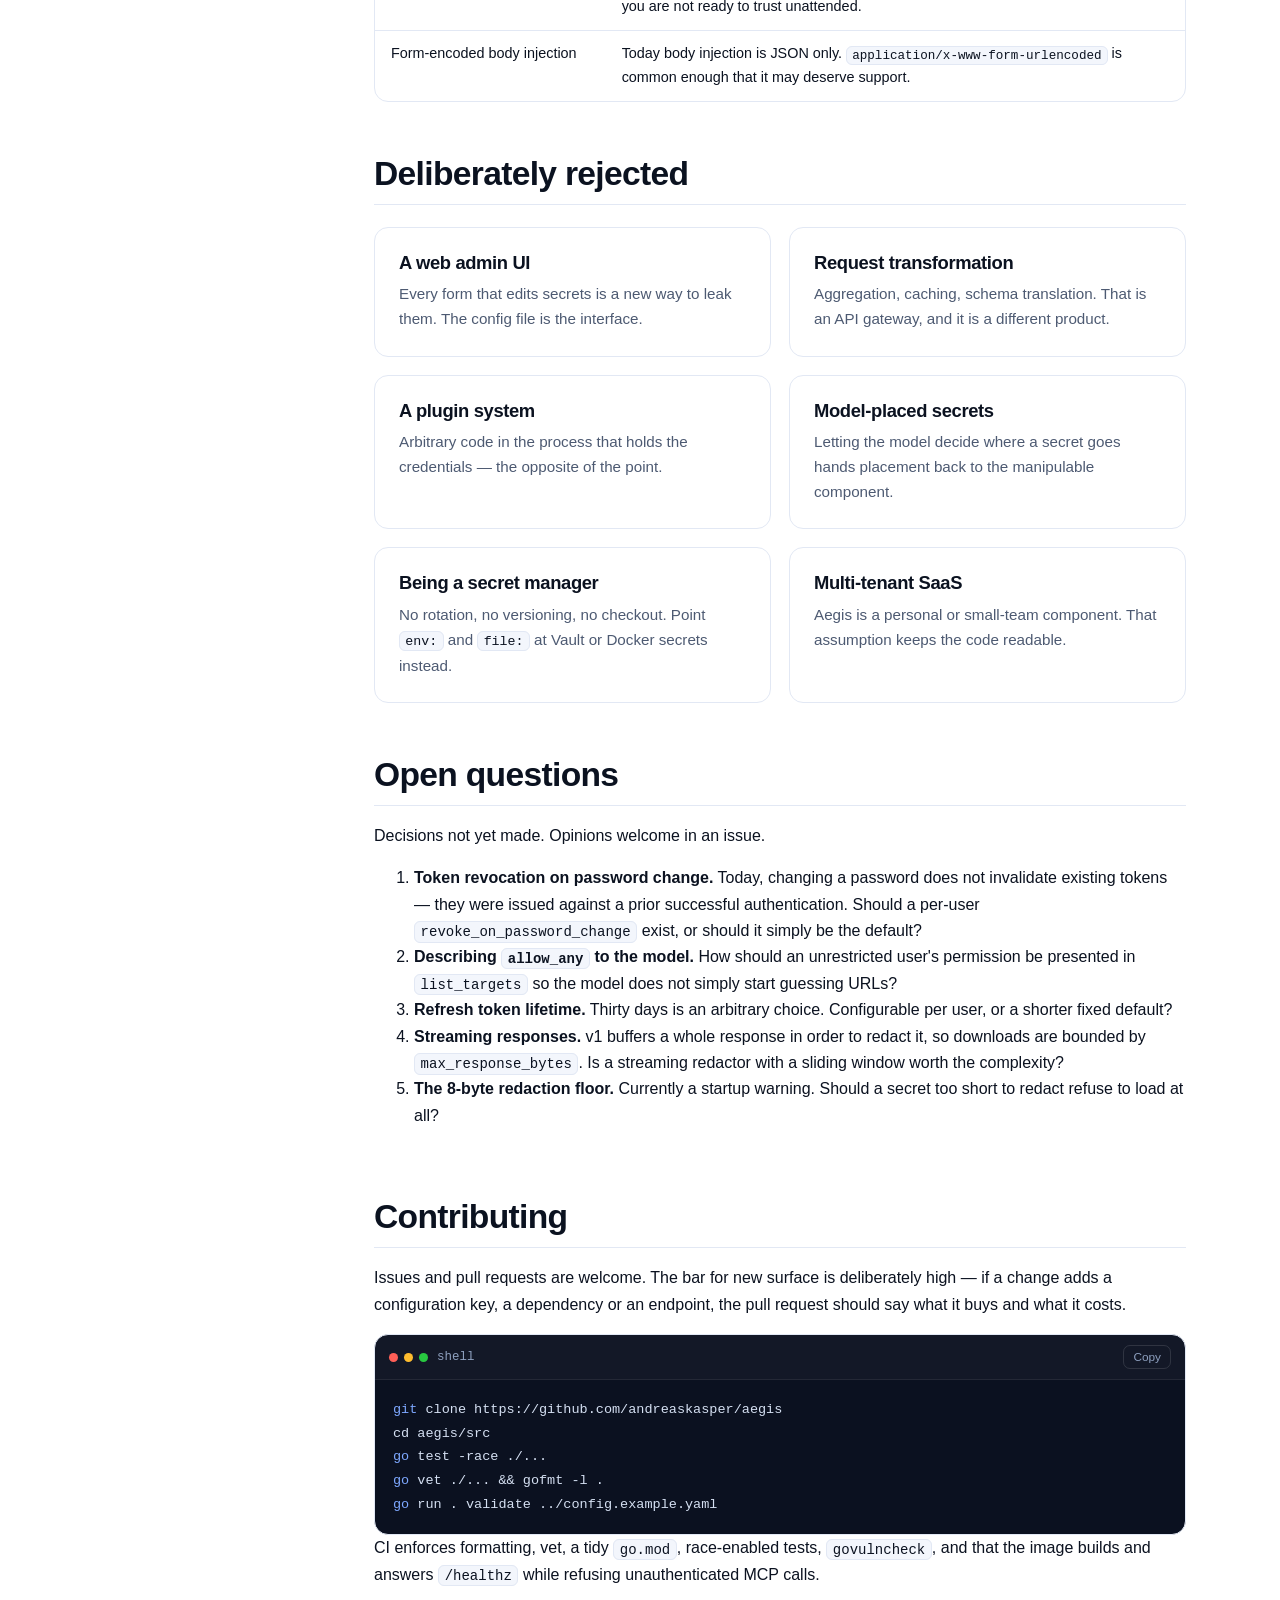
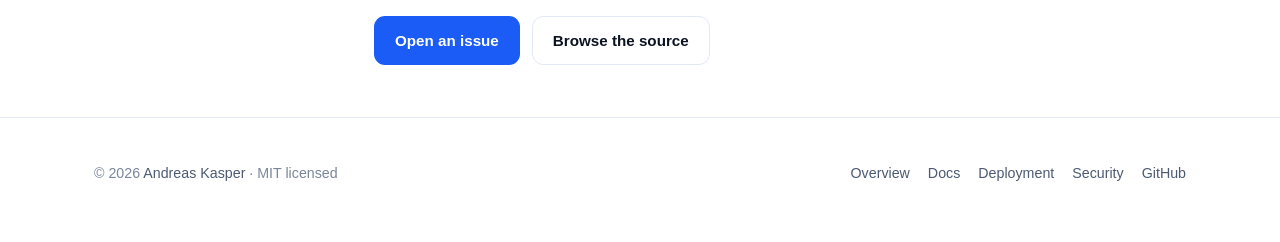
<file: docs/roadmap.html>
<!DOCTYPE html>
<html lang="en">
<head>
<meta charset="utf-8">
<meta name="viewport" content="width=device-width, initial-scale=1">
<title>Roadmap &mdash; aegis</title>
<meta name="description" content="What v1 of aegis does, what may come next, what was deliberately rejected, and the questions still open.">
<link rel="icon" href="logo.png">
<link rel="stylesheet" href="style.css">
</head>
<body>

<header class="site-header">
  <div class="wrap">
    <a class="brand" href="index.html"><img src="logo.png" alt=""> aegis</a>
    <div class="header-actions">
      <button class="icon-btn nav-toggle" type="button" aria-expanded="false" aria-label="Menu">
        <svg viewBox="0 0 24 24" fill="none" stroke="currentColor" stroke-width="2" stroke-linecap="round"><path d="M3 6h18M3 12h18M3 18h18"/></svg>
      </button>
      <button class="icon-btn theme-toggle" type="button" aria-label="Switch theme">
        <svg class="sun" viewBox="0 0 24 24" fill="none" stroke="currentColor" stroke-width="2" stroke-linecap="round"><circle cx="12" cy="12" r="4"/><path d="M12 2v2M12 20v2M4.9 4.9l1.4 1.4M17.7 17.7l1.4 1.4M2 12h2M20 12h2M4.9 19.1l1.4-1.4M17.7 6.3l1.4-1.4"/></svg>
        <svg class="moon" viewBox="0 0 24 24" fill="none" stroke="currentColor" stroke-width="2" stroke-linecap="round"><path d="M21 12.8A9 9 0 1 1 11.2 3a7 7 0 0 0 9.8 9.8z"/></svg>
      </button>
    </div>
    <nav class="nav">
      <a href="index.html">Overview</a>
      <a href="docs.html">Docs</a>
      <a href="deploy.html">Deployment</a>
      <a href="security.html">Security</a>
      <a href="roadmap.html" aria-current="page">Roadmap</a>
      <a href="https://github.com/andreaskasper/aegis">GitHub&nbsp;&rarr;</a>
    </nav>
  </div>
</header>

<main class="wrap doc-layout">

  <aside class="toc">
    <strong>On this page</strong>
    <a href="#v1">v1</a>
    <a href="#next">Under consideration</a>
    <a href="#rejected">Rejected</a>
    <a href="#open">Open questions</a>
    <a href="#contributing">Contributing</a>
  </aside>

  <div class="doc-body">

    <section id="v1">
      <h1 style="font-size:clamp(1.9rem,4vw,2.6rem)">Roadmap</h1>
      <p class="lede">Aegis is small on purpose. Everything below is judged by one question: does it earn its place in a component whose value comes from having very little surface?</p>

      <h2>v1 &mdash; done</h2>
      <div class="grid grid-2" style="margin-top:22px">
        <div class="card">
          <h3>Identity</h3>
          <p>OAuth 2.1 authorization server with discovery, dynamic client registration, PKCE, a login form, and refresh rotation with family invalidation on reuse.</p>
        </div>
        <div class="card">
          <h3>Transport</h3>
          <p>MCP over Streamable HTTP on port 2019, JSON-RPC with batches, session ids bound to their access token, DNS-rebinding protection on <code>Origin</code>.</p>
        </div>
        <div class="card">
          <h3>Authorisation</h3>
          <p>Deny-by-default target matching on host, path glob and method, per-user <code>allow_any</code>, per-target rate limits, and a network guard that no user can disable.</p>
        </div>
        <div class="card">
          <h3>Mediation</h3>
          <p>Declarative injection into headers, query parameters and JSON bodies; response redaction, truncation and cookie stripping; one audit line per request.</p>
        </div>
        <div class="card">
          <h3>Operations</h3>
          <p>Config hot-reload on file change and SIGHUP that keeps the old config on a bad edit, a <code>validate</code> subcommand, and a distroless image that runs read-only as non-root.</p>
        </div>
        <div class="card">
          <h3>Assurance</h3>
          <p>Race-enabled tests, a fuzz-style leak harness, <code>govulncheck</code> in CI, and multi-arch images with signed build provenance.</p>
        </div>
      </div>
    </section>

    <section id="next">
      <h2>Under consideration</h2>
      <p>None of these are promised. Each would be added only if it turns out to be needed in practice.</p>
      <div class="table-wrap">
        <table>
          <thead><tr><th>Idea</th><th>Why it might be worth it</th></tr></thead>
          <tbody>
            <tr>
              <td>Trusted proxies for the client IP</td>
              <td>Behind Traefik or Cloudflare, per-IP rate limiting collapses into a single bucket. A configured list of proxy addresses whose <code>X-Forwarded-For</code> may be believed would fix it. See <a href="deploy.html#client-ip">the client IP problem</a>.</td>
            </tr>
            <tr>
              <td>Response filters per target</td>
              <td>Allow-listed JSON paths, so only the part of a response the agent needs reaches the context. Shrinks both the token bill and the exfiltration surface &mdash; at the cost of maintaining a filter per endpoint.</td>
            </tr>
            <tr>
              <td>Per-target tool generation</td>
              <td>An opt-in that turns a target into its own named tool, improving the model's aim on a busy config.</td>
            </tr>
            <tr>
              <td>Optional persistence</td>
              <td>For deployments that value uptime over amnesia and would rather not have every client re-register after a restart.</td>
            </tr>
            <tr>
              <td>mTLS or IP allow-listing</td>
              <td>A second factor in front of the MCP endpoint, for aegis instances exposed to the open internet.</td>
            </tr>
            <tr>
              <td>Audit log shipping</td>
              <td>Webhook or syslog output, so the record survives the container that produced it.</td>
            </tr>
            <tr>
              <td>Request approval</td>
              <td>Hold a request until a human confirms it &mdash; useful for a target with write access that you are not ready to trust unattended.</td>
            </tr>
            <tr>
              <td>Form-encoded body injection</td>
              <td>Today body injection is JSON only. <code>application/x-www-form-urlencoded</code> is common enough that it may deserve support.</td>
            </tr>
          </tbody>
        </table>
      </div>
    </section>

    <section id="rejected">
      <h2>Deliberately rejected</h2>
      <div class="grid grid-3" style="margin-top:22px">
        <div class="card">
          <h3>A web admin UI</h3>
          <p>Every form that edits secrets is a new way to leak them. The config file is the interface.</p>
        </div>
        <div class="card">
          <h3>Request transformation</h3>
          <p>Aggregation, caching, schema translation. That is an API gateway, and it is a different product.</p>
        </div>
        <div class="card">
          <h3>A plugin system</h3>
          <p>Arbitrary code in the process that holds the credentials &mdash; the opposite of the point.</p>
        </div>
        <div class="card">
          <h3>Model-placed secrets</h3>
          <p>Letting the model decide where a secret goes hands placement back to the manipulable component.</p>
        </div>
        <div class="card">
          <h3>Being a secret manager</h3>
          <p>No rotation, no versioning, no checkout. Point <code>env:</code> and <code>file:</code> at Vault or Docker secrets instead.</p>
        </div>
        <div class="card">
          <h3>Multi-tenant SaaS</h3>
          <p>Aegis is a personal or small-team component. That assumption keeps the code readable.</p>
        </div>
      </div>
    </section>

    <section id="open">
      <h2>Open questions</h2>
      <p>Decisions not yet made. Opinions welcome in an issue.</p>
      <ol>
        <li><strong>Token revocation on password change.</strong> Today, changing a password does not invalidate existing tokens &mdash; they were issued against a prior successful authentication. Should a per-user <code>revoke_on_password_change</code> exist, or should it simply be the default?</li>
        <li><strong>Describing <code>allow_any</code> to the model.</strong> How should an unrestricted user's permission be presented in <code>list_targets</code> so the model does not simply start guessing URLs?</li>
        <li><strong>Refresh token lifetime.</strong> Thirty days is an arbitrary choice. Configurable per user, or a shorter fixed default?</li>
        <li><strong>Streaming responses.</strong> v1 buffers a whole response in order to redact it, so downloads are bounded by <code>max_response_bytes</code>. Is a streaming redactor with a sliding window worth the complexity?</li>
        <li><strong>The 8-byte redaction floor.</strong> Currently a startup warning. Should a secret too short to redact refuse to load at all?</li>
      </ol>
    </section>

    <section id="contributing">
      <h2>Contributing</h2>
      <p>Issues and pull requests are welcome. The bar for new surface is deliberately high &mdash; if a change adds a configuration key, a dependency or an endpoint, the pull request should say what it buys and what it costs.</p>
      <div class="code">
        <div class="code-head"><span class="dots"><i></i><i></i><i></i></span><span class="name">shell</span></div>
<pre data-lang="shell">git clone https://github.com/andreaskasper/aegis
cd aegis/src
go test -race ./...
go vet ./... &amp;&amp; gofmt -l .
go run . validate ../config.example.yaml</pre>
      </div>
      <p>CI enforces formatting, vet, a tidy <code>go.mod</code>, race-enabled tests, <code>govulncheck</code>, and that the image builds and answers <code>/healthz</code> while refusing unauthenticated MCP calls.</p>
      <div class="cta-row" style="justify-content:flex-start;margin-top:28px">
        <a class="btn btn-primary" href="https://github.com/andreaskasper/aegis/issues/new">Open an issue</a>
        <a class="btn btn-ghost" href="https://github.com/andreaskasper/aegis">Browse the source</a>
      </div>
    </section>

  </div>
</main>

<footer class="site-footer">
  <div class="wrap">
    <div>&copy; <span data-year>2026</span> <a href="https://github.com/andreaskasper">Andreas Kasper</a> &middot; MIT licensed</div>
    <nav class="foot-links">
      <a href="index.html">Overview</a>
      <a href="docs.html">Docs</a>
      <a href="deploy.html">Deployment</a>
      <a href="security.html">Security</a>
      <a href="https://github.com/andreaskasper/aegis">GitHub</a>
    </nav>
  </div>
</footer>

<script src="site.js"></script>
</body>
</html>
</file>
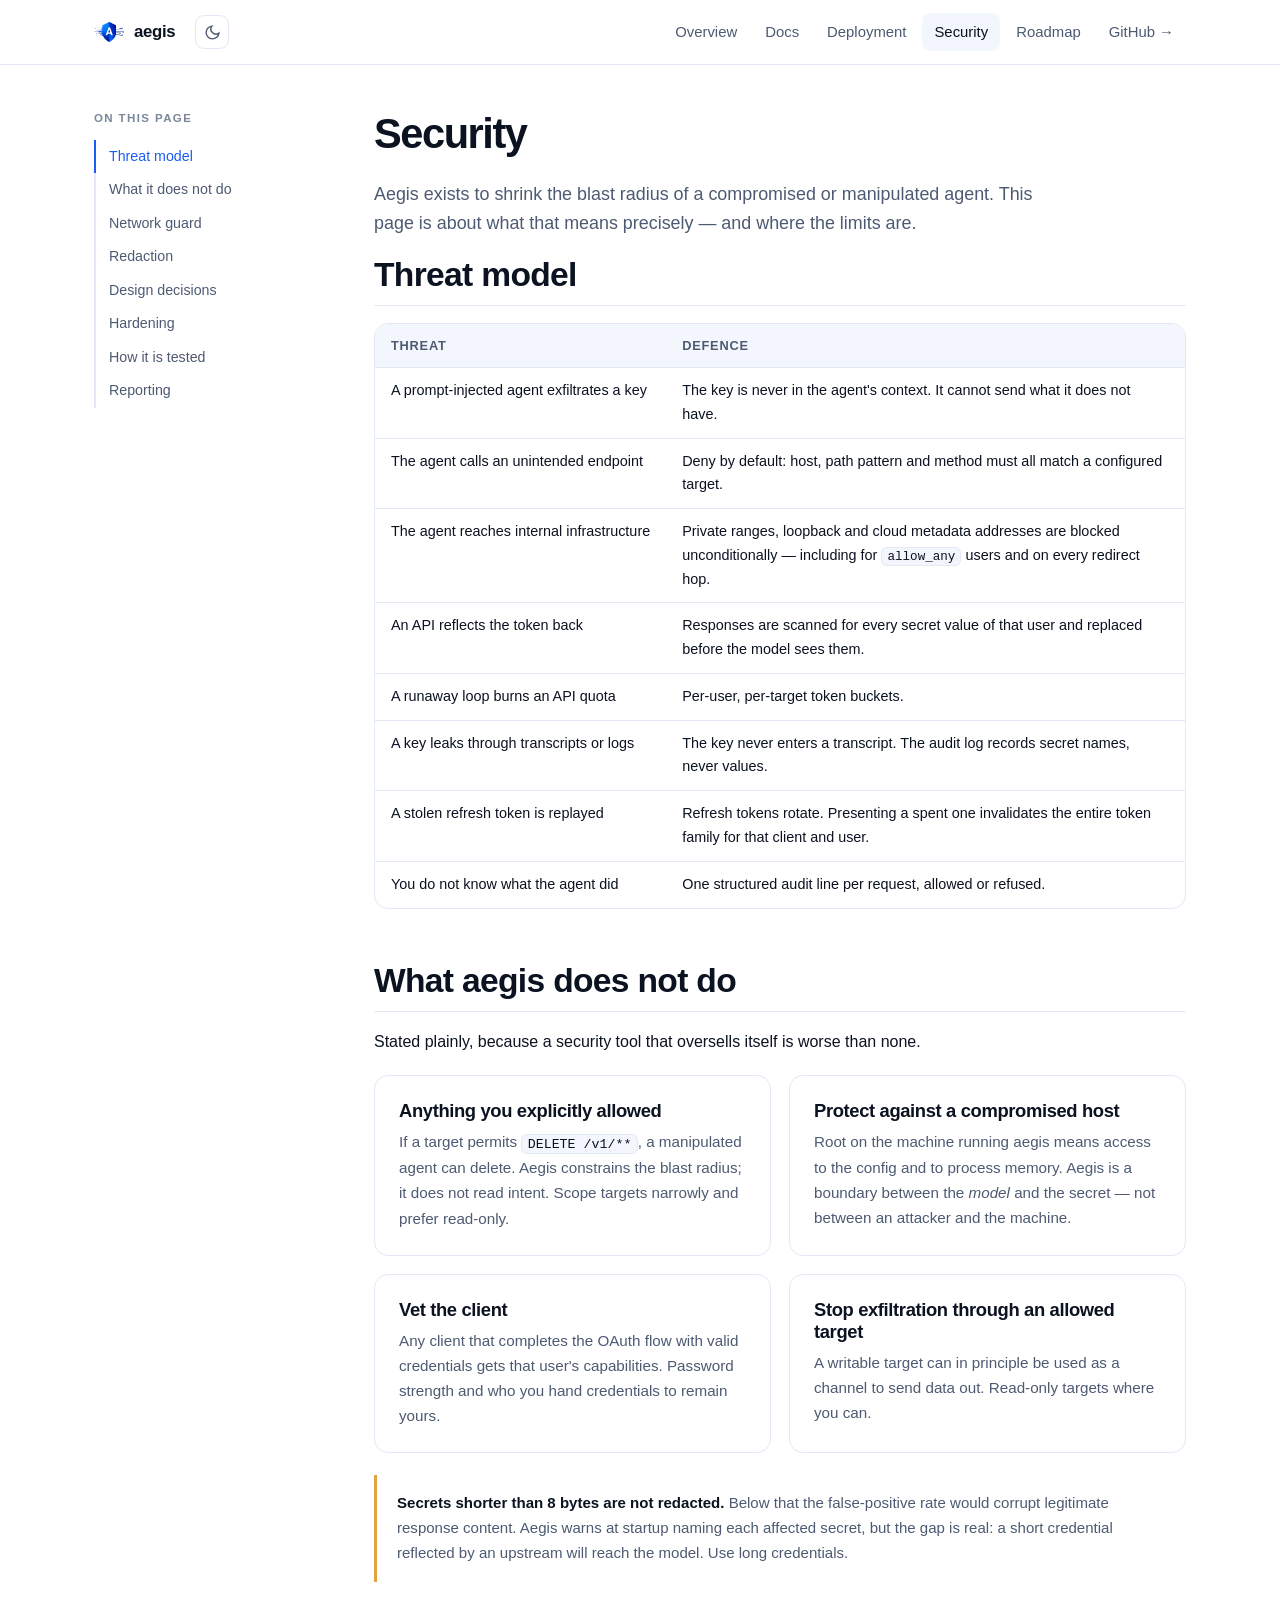
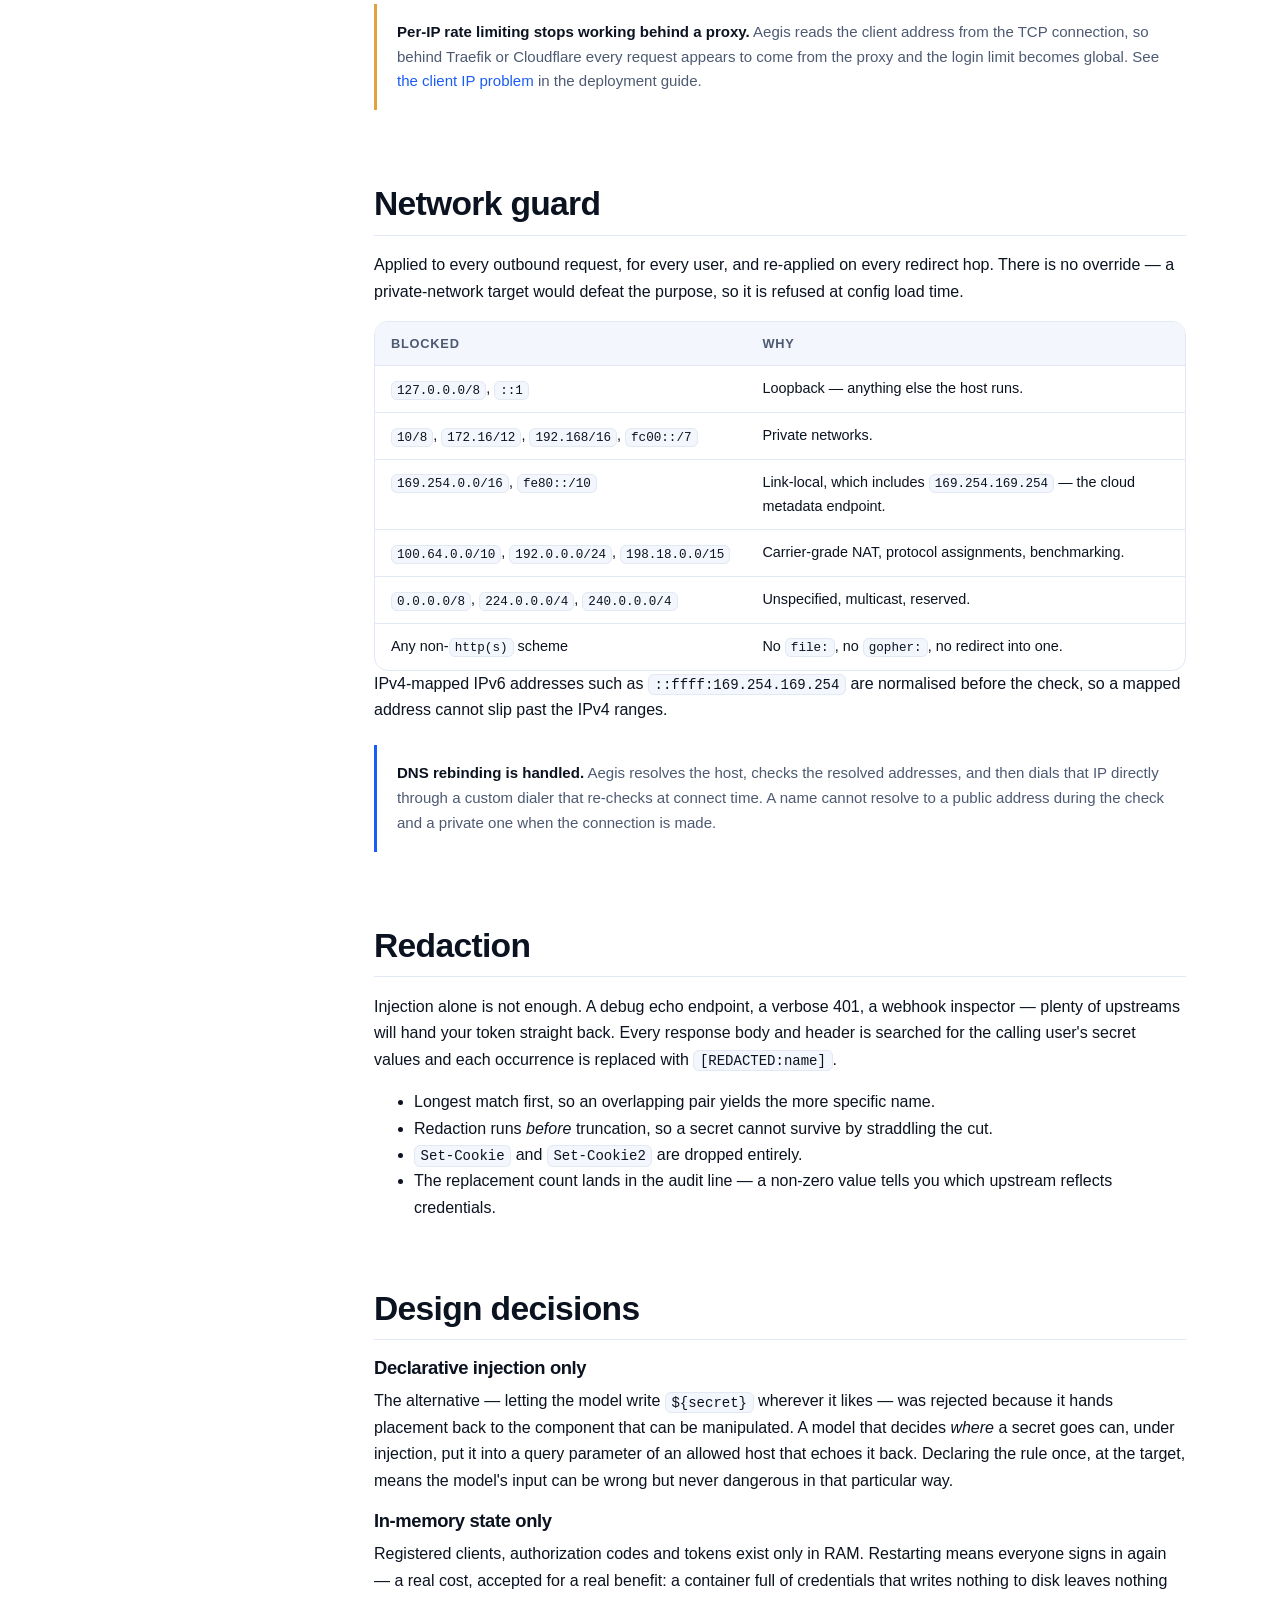
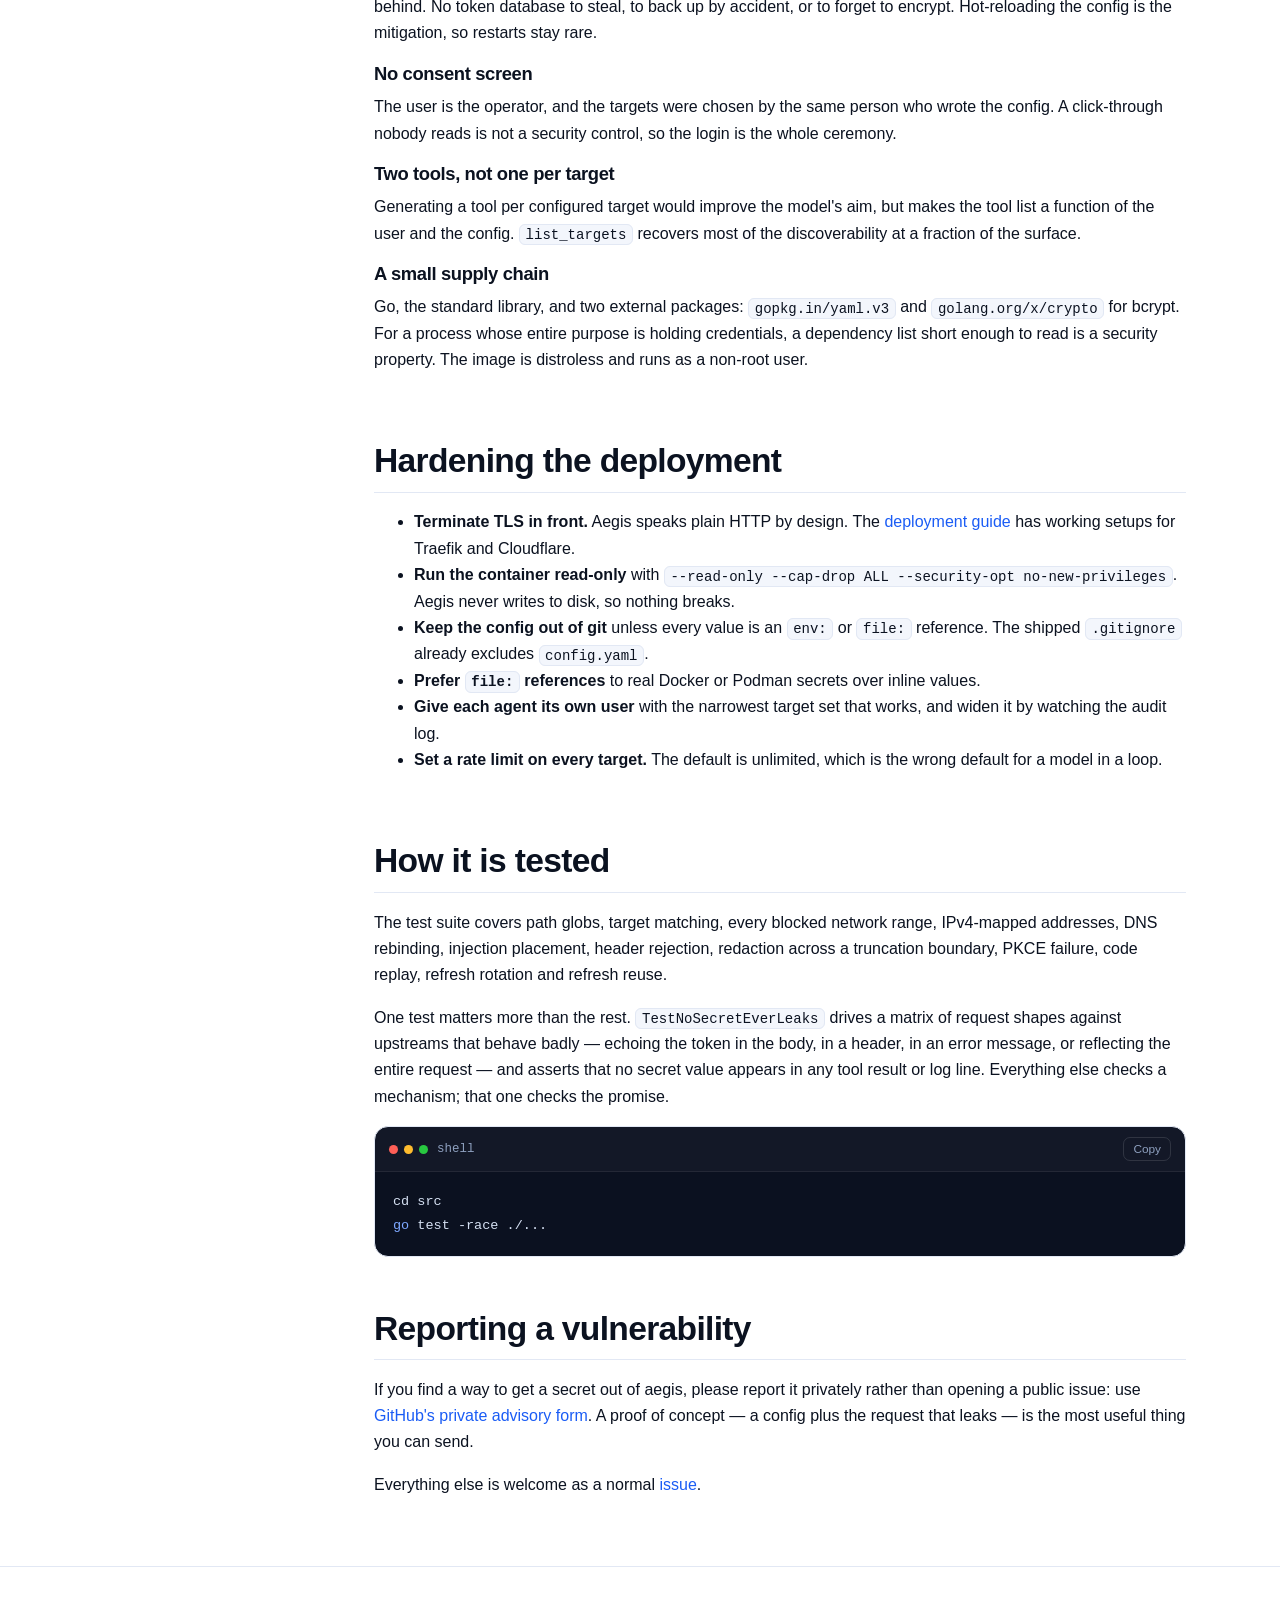
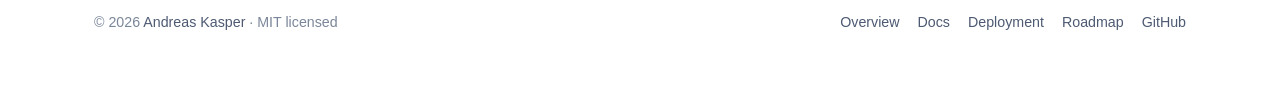
<file: docs/security.html>
<!DOCTYPE html>
<html lang="en">
<head>
<meta charset="utf-8">
<meta name="viewport" content="width=device-width, initial-scale=1">
<title>Security &mdash; aegis</title>
<meta name="description" content="What aegis defends against, what it deliberately does not, and the reasoning behind each design decision.">
<link rel="icon" href="logo.png">
<link rel="stylesheet" href="style.css">
</head>
<body>

<header class="site-header">
  <div class="wrap">
    <a class="brand" href="index.html"><img src="logo.png" alt=""> aegis</a>
    <div class="header-actions">
      <button class="icon-btn nav-toggle" type="button" aria-expanded="false" aria-label="Menu">
        <svg viewBox="0 0 24 24" fill="none" stroke="currentColor" stroke-width="2" stroke-linecap="round"><path d="M3 6h18M3 12h18M3 18h18"/></svg>
      </button>
      <button class="icon-btn theme-toggle" type="button" aria-label="Switch theme">
        <svg class="sun" viewBox="0 0 24 24" fill="none" stroke="currentColor" stroke-width="2" stroke-linecap="round"><circle cx="12" cy="12" r="4"/><path d="M12 2v2M12 20v2M4.9 4.9l1.4 1.4M17.7 17.7l1.4 1.4M2 12h2M20 12h2M4.9 19.1l1.4-1.4M17.7 6.3l1.4-1.4"/></svg>
        <svg class="moon" viewBox="0 0 24 24" fill="none" stroke="currentColor" stroke-width="2" stroke-linecap="round"><path d="M21 12.8A9 9 0 1 1 11.2 3a7 7 0 0 0 9.8 9.8z"/></svg>
      </button>
    </div>
    <nav class="nav">
      <a href="index.html">Overview</a>
      <a href="docs.html">Docs</a>
      <a href="deploy.html">Deployment</a>
      <a href="security.html" aria-current="page">Security</a>
      <a href="roadmap.html">Roadmap</a>
      <a href="https://github.com/andreaskasper/aegis">GitHub&nbsp;&rarr;</a>
    </nav>
  </div>
</header>

<main class="wrap doc-layout">

  <aside class="toc">
    <strong>On this page</strong>
    <a href="#model">Threat model</a>
    <a href="#not">What it does not do</a>
    <a href="#ssrf">Network guard</a>
    <a href="#redaction">Redaction</a>
    <a href="#decisions">Design decisions</a>
    <a href="#hardening">Hardening</a>
    <a href="#testing">How it is tested</a>
    <a href="#reporting">Reporting</a>
  </aside>

  <div class="doc-body">

    <section id="model">
      <h1 style="font-size:clamp(1.9rem,4vw,2.6rem)">Security</h1>
      <p class="lede">Aegis exists to shrink the blast radius of a compromised or manipulated agent. This page is about what that means precisely &mdash; and where the limits are.</p>

      <h2>Threat model</h2>
      <div class="table-wrap">
        <table>
          <thead><tr><th>Threat</th><th>Defence</th></tr></thead>
          <tbody>
            <tr><td>A prompt-injected agent exfiltrates a key</td><td>The key is never in the agent's context. It cannot send what it does not have.</td></tr>
            <tr><td>The agent calls an unintended endpoint</td><td>Deny by default: host, path pattern and method must all match a configured target.</td></tr>
            <tr><td>The agent reaches internal infrastructure</td><td>Private ranges, loopback and cloud metadata addresses are blocked unconditionally &mdash; including for <code>allow_any</code> users and on every redirect hop.</td></tr>
            <tr><td>An API reflects the token back</td><td>Responses are scanned for every secret value of that user and replaced before the model sees them.</td></tr>
            <tr><td>A runaway loop burns an API quota</td><td>Per-user, per-target token buckets.</td></tr>
            <tr><td>A key leaks through transcripts or logs</td><td>The key never enters a transcript. The audit log records secret names, never values.</td></tr>
            <tr><td>A stolen refresh token is replayed</td><td>Refresh tokens rotate. Presenting a spent one invalidates the entire token family for that client and user.</td></tr>
            <tr><td>You do not know what the agent did</td><td>One structured audit line per request, allowed or refused.</td></tr>
          </tbody>
        </table>
      </div>
    </section>

    <section id="not">
      <h2>What aegis does not do</h2>
      <p>Stated plainly, because a security tool that oversells itself is worse than none.</p>

      <div class="grid grid-2" style="margin-top:20px">
        <div class="card">
          <h3>Anything you explicitly allowed</h3>
          <p>If a target permits <code>DELETE /v1/**</code>, a manipulated agent can delete. Aegis constrains the blast radius; it does not read intent. Scope targets narrowly and prefer read-only.</p>
        </div>
        <div class="card">
          <h3>Protect against a compromised host</h3>
          <p>Root on the machine running aegis means access to the config and to process memory. Aegis is a boundary between the <em>model</em> and the secret &mdash; not between an attacker and the machine.</p>
        </div>
        <div class="card">
          <h3>Vet the client</h3>
          <p>Any client that completes the OAuth flow with valid credentials gets that user's capabilities. Password strength and who you hand credentials to remain yours.</p>
        </div>
        <div class="card">
          <h3>Stop exfiltration through an allowed target</h3>
          <p>A writable target can in principle be used as a channel to send data out. Read-only targets where you can.</p>
        </div>
      </div>

      <div class="note warn">
        <strong>Secrets shorter than 8 bytes are not redacted.</strong> Below that the false-positive rate would corrupt legitimate response content. Aegis warns at startup naming each affected secret, but the gap is real: a short credential reflected by an upstream will reach the model. Use long credentials.
      </div>

      <div class="note warn">
        <strong>Per-IP rate limiting stops working behind a proxy.</strong> Aegis reads the client address from the TCP connection, so behind Traefik or Cloudflare every request appears to come from the proxy and the login limit becomes global. See <a href="deploy.html#client-ip">the client IP problem</a> in the deployment guide.
      </div>
    </section>

    <section id="ssrf">
      <h2>Network guard</h2>
      <p>Applied to every outbound request, for every user, and re-applied on every redirect hop. There is no override &mdash; a private-network target would defeat the purpose, so it is refused at config load time.</p>
      <div class="table-wrap">
        <table>
          <thead><tr><th>Blocked</th><th>Why</th></tr></thead>
          <tbody>
            <tr><td><code>127.0.0.0/8</code>, <code>::1</code></td><td>Loopback &mdash; anything else the host runs.</td></tr>
            <tr><td><code>10/8</code>, <code>172.16/12</code>, <code>192.168/16</code>, <code>fc00::/7</code></td><td>Private networks.</td></tr>
            <tr><td><code>169.254.0.0/16</code>, <code>fe80::/10</code></td><td>Link-local, which includes <code>169.254.169.254</code> &mdash; the cloud metadata endpoint.</td></tr>
            <tr><td><code>100.64.0.0/10</code>, <code>192.0.0.0/24</code>, <code>198.18.0.0/15</code></td><td>Carrier-grade NAT, protocol assignments, benchmarking.</td></tr>
            <tr><td><code>0.0.0.0/8</code>, <code>224.0.0.0/4</code>, <code>240.0.0.0/4</code></td><td>Unspecified, multicast, reserved.</td></tr>
            <tr><td>Any non-<code>http(s)</code> scheme</td><td>No <code>file:</code>, no <code>gopher:</code>, no redirect into one.</td></tr>
          </tbody>
        </table>
      </div>
      <p>IPv4-mapped IPv6 addresses such as <code>::ffff:169.254.169.254</code> are normalised before the check, so a mapped address cannot slip past the IPv4 ranges.</p>
      <div class="note">
        <strong>DNS rebinding is handled.</strong> Aegis resolves the host, checks the resolved addresses, and then dials that IP directly through a custom dialer that re-checks at connect time. A name cannot resolve to a public address during the check and a private one when the connection is made.
      </div>
    </section>

    <section id="redaction">
      <h2>Redaction</h2>
      <p>Injection alone is not enough. A debug echo endpoint, a verbose 401, a webhook inspector &mdash; plenty of upstreams will hand your token straight back. Every response body and header is searched for the calling user's secret values and each occurrence is replaced with <code>[REDACTED:name]</code>.</p>
      <ul>
        <li>Longest match first, so an overlapping pair yields the more specific name.</li>
        <li>Redaction runs <em>before</em> truncation, so a secret cannot survive by straddling the cut.</li>
        <li><code>Set-Cookie</code> and <code>Set-Cookie2</code> are dropped entirely.</li>
        <li>The replacement count lands in the audit line &mdash; a non-zero value tells you which upstream reflects credentials.</li>
      </ul>
    </section>

    <section id="decisions">
      <h2>Design decisions</h2>

      <h3>Declarative injection only</h3>
      <p>The alternative &mdash; letting the model write <code>${secret}</code> wherever it likes &mdash; was rejected because it hands placement back to the component that can be manipulated. A model that decides <em>where</em> a secret goes can, under injection, put it into a query parameter of an allowed host that echoes it back. Declaring the rule once, at the target, means the model's input can be wrong but never dangerous in that particular way.</p>

      <h3>In-memory state only</h3>
      <p>Registered clients, authorization codes and tokens exist only in RAM. Restarting means everyone signs in again &mdash; a real cost, accepted for a real benefit: a container full of credentials that writes nothing to disk leaves nothing behind. No token database to steal, to back up by accident, or to forget to encrypt. Hot-reloading the config is the mitigation, so restarts stay rare.</p>

      <h3>No consent screen</h3>
      <p>The user is the operator, and the targets were chosen by the same person who wrote the config. A click-through nobody reads is not a security control, so the login is the whole ceremony.</p>

      <h3>Two tools, not one per target</h3>
      <p>Generating a tool per configured target would improve the model's aim, but makes the tool list a function of the user and the config. <code>list_targets</code> recovers most of the discoverability at a fraction of the surface.</p>

      <h3>A small supply chain</h3>
      <p>Go, the standard library, and two external packages: <code>gopkg.in/yaml.v3</code> and <code>golang.org/x/crypto</code> for bcrypt. For a process whose entire purpose is holding credentials, a dependency list short enough to read is a security property. The image is distroless and runs as a non-root user.</p>
    </section>

    <section id="hardening">
      <h2>Hardening the deployment</h2>
      <ul>
        <li><strong>Terminate TLS in front.</strong> Aegis speaks plain HTTP by design. The <a href="deploy.html">deployment guide</a> has working setups for Traefik and Cloudflare.</li>
        <li><strong>Run the container read-only</strong> with <code>--read-only --cap-drop ALL --security-opt no-new-privileges</code>. Aegis never writes to disk, so nothing breaks.</li>
        <li><strong>Keep the config out of git</strong> unless every value is an <code>env:</code> or <code>file:</code> reference. The shipped <code>.gitignore</code> already excludes <code>config.yaml</code>.</li>
        <li><strong>Prefer <code>file:</code> references</strong> to real Docker or Podman secrets over inline values.</li>
        <li><strong>Give each agent its own user</strong> with the narrowest target set that works, and widen it by watching the audit log.</li>
        <li><strong>Set a rate limit on every target.</strong> The default is unlimited, which is the wrong default for a model in a loop.</li>
      </ul>
    </section>

    <section id="testing">
      <h2>How it is tested</h2>
      <p>The test suite covers path globs, target matching, every blocked network range, IPv4-mapped addresses, DNS rebinding, injection placement, header rejection, redaction across a truncation boundary, PKCE failure, code replay, refresh rotation and refresh reuse.</p>
      <p>One test matters more than the rest. <code>TestNoSecretEverLeaks</code> drives a matrix of request shapes against upstreams that behave badly &mdash; echoing the token in the body, in a header, in an error message, or reflecting the entire request &mdash; and asserts that no secret value appears in any tool result or log line. Everything else checks a mechanism; that one checks the promise.</p>
      <div class="code">
        <div class="code-head"><span class="dots"><i></i><i></i><i></i></span><span class="name">shell</span></div>
<pre data-lang="shell">cd src
go test -race ./...</pre>
      </div>
    </section>

    <section id="reporting">
      <h2>Reporting a vulnerability</h2>
      <p>If you find a way to get a secret out of aegis, please report it privately rather than opening a public issue: use <a href="https://github.com/andreaskasper/aegis/security/advisories/new">GitHub's private advisory form</a>. A proof of concept &mdash; a config plus the request that leaks &mdash; is the most useful thing you can send.</p>
      <p>Everything else is welcome as a normal <a href="https://github.com/andreaskasper/aegis/issues">issue</a>.</p>
    </section>

  </div>
</main>

<footer class="site-footer">
  <div class="wrap">
    <div>&copy; <span data-year>2026</span> <a href="https://github.com/andreaskasper">Andreas Kasper</a> &middot; MIT licensed</div>
    <nav class="foot-links">
      <a href="index.html">Overview</a>
      <a href="docs.html">Docs</a>
      <a href="deploy.html">Deployment</a>
      <a href="roadmap.html">Roadmap</a>
      <a href="https://github.com/andreaskasper/aegis">GitHub</a>
    </nav>
  </div>
</footer>

<script src="site.js"></script>
</body>
</html>
</file>
<file: docs/style.css>
/* ==========================================================================
   aegis - project site
   One stylesheet for every page. Colours are derived from the logo: a bright
   electric blue on deep navy.
   ========================================================================== */

:root {
  --blue-300: #7ea8ff;
  --blue-400: #4d86ff;
  --blue-500: #1a5cf5;
  --blue-600: #0f45d6;
  --blue-700: #0b34a8;

  --radius: 14px;
  --radius-sm: 9px;
  --maxw: 1140px;
  --mono: ui-monospace, SFMono-Regular, "SF Mono", Menlo, Consolas, "Liberation Mono", monospace;
  --sans: -apple-system, BlinkMacSystemFont, "Segoe UI", Roboto, "Helvetica Neue", Arial, sans-serif;

  --ease: cubic-bezier(.22, .61, .36, 1);
}

/* --- dark (default) ----------------------------------------------------- */
:root,
:root[data-theme="dark"] {
  --bg: #080b12;
  --bg-elev: #0e131e;
  --surface: #121826;
  --surface-2: #161e2f;
  --border: #1e293f;
  --border-strong: #2f3d5c;
  --text: #e8edf6;
  --text-dim: #9aa7bd;
  --text-faint: #6b7893;
  --accent: var(--blue-400);
  --accent-hover: var(--blue-300);
  --accent-contrast: #ffffff;
  --glow: radial-gradient(60% 60% at 50% 0%, rgba(26, 92, 245, .28) 0%, rgba(8, 11, 18, 0) 70%);
  --code-bg: #0b1120;
  --good: #3ddc97;
  --bad: #ff6b6b;
  --shadow: 0 20px 60px -20px rgba(0, 0, 0, .8);
}

/* --- light --------------------------------------------------------------- */
@media (prefers-color-scheme: light) {
  :root:not([data-theme="dark"]) {
    --bg: #ffffff;
    --bg-elev: #f7f9fd;
    --surface: #ffffff;
    --surface-2: #f3f6fc;
    --border: #e2e8f4;
    --border-strong: #cbd5e8;
    --text: #0b1220;
    --text-dim: #4d5a72;
    --text-faint: #7a8699;
    --accent: var(--blue-500);
    --accent-hover: var(--blue-600);
    --accent-contrast: #ffffff;
    --glow: radial-gradient(60% 60% at 50% 0%, rgba(26, 92, 245, .12) 0%, rgba(255, 255, 255, 0) 70%);
    --code-bg: #0b1120;
    --good: #0f9d6b;
    --bad: #d64545;
    --shadow: 0 20px 50px -24px rgba(11, 34, 82, .28);
  }
}

:root[data-theme="light"] {
  --bg: #ffffff;
  --bg-elev: #f7f9fd;
  --surface: #ffffff;
  --surface-2: #f3f6fc;
  --border: #e2e8f4;
  --border-strong: #cbd5e8;
  --text: #0b1220;
  --text-dim: #4d5a72;
  --text-faint: #7a8699;
  --accent: var(--blue-500);
  --accent-hover: var(--blue-600);
  --accent-contrast: #ffffff;
  --glow: radial-gradient(60% 60% at 50% 0%, rgba(26, 92, 245, .12) 0%, rgba(255, 255, 255, 0) 70%);
  --code-bg: #0b1120;
  --good: #0f9d6b;
  --bad: #d64545;
  --shadow: 0 20px 50px -24px rgba(11, 34, 82, .28);
}

/* --- base ---------------------------------------------------------------- */
*, *::before, *::after { box-sizing: border-box; }

html { scroll-behavior: smooth; scroll-padding-top: 88px; -webkit-text-size-adjust: 100%; }
@media (prefers-reduced-motion: reduce) {
  html { scroll-behavior: auto; }
  *, *::before, *::after { animation: none !important; transition: none !important; }
}

body {
  margin: 0;
  background: var(--bg);
  color: var(--text);
  font-family: var(--sans);
  font-size: 16px;
  line-height: 1.65;
  -webkit-font-smoothing: antialiased;
  text-rendering: optimizeLegibility;
}

a { color: var(--accent); text-decoration: none; }
a:hover { color: var(--accent-hover); }

h1, h2, h3, h4 { line-height: 1.2; letter-spacing: -.02em; margin: 0 0 .5em; font-weight: 650; }
h1 { font-size: clamp(2.1rem, 5.2vw, 3.6rem); letter-spacing: -.035em; }
h2 { font-size: clamp(1.5rem, 3.2vw, 2.1rem); }
h3 { font-size: 1.15rem; }
p { margin: 0 0 1rem; }

::selection { background: var(--accent); color: var(--accent-contrast); }

.wrap { width: 100%; max-width: var(--maxw); margin-inline: auto; padding-inline: 24px; }
.narrow { max-width: 820px; }

section { padding: 84px 0; }
@media (max-width: 640px) { section { padding: 56px 0; } }

.eyebrow {
  font-size: .74rem; font-weight: 700; letter-spacing: .13em; text-transform: uppercase;
  color: var(--accent); margin: 0 0 .8rem;
}
.lede { font-size: 1.12rem; color: var(--text-dim); max-width: 68ch; }

/* --- header -------------------------------------------------------------- */
.site-header {
  position: sticky; top: 0; z-index: 50;
  background: color-mix(in srgb, var(--bg) 82%, transparent);
  backdrop-filter: saturate(180%) blur(14px);
  -webkit-backdrop-filter: saturate(180%) blur(14px);
  border-bottom: 1px solid var(--border);
}
.site-header .wrap { display: flex; align-items: center; gap: 20px; height: 64px; }

.brand { display: flex; align-items: center; gap: 10px; font-weight: 680; letter-spacing: -.02em; color: var(--text); font-size: 1.05rem; }
.brand:hover { color: var(--text); }
.brand img { width: 30px; height: 30px; object-fit: contain; }

.nav { display: flex; align-items: center; gap: 4px; margin-left: auto; }
.nav a {
  color: var(--text-dim); font-size: .93rem; font-weight: 500;
  padding: 7px 12px; border-radius: 8px; transition: background .15s var(--ease), color .15s var(--ease);
}
.nav a:hover { color: var(--text); background: var(--surface-2); }
.nav a[aria-current="page"] { color: var(--text); background: var(--surface-2); }

.icon-btn {
  display: inline-grid; place-items: center; width: 34px; height: 34px;
  border: 1px solid var(--border); border-radius: 9px;
  background: transparent; color: var(--text-dim); cursor: pointer;
  transition: color .15s var(--ease), border-color .15s var(--ease), background .15s var(--ease);
}
.icon-btn:hover { color: var(--text); border-color: var(--border-strong); background: var(--surface-2); }
.icon-btn svg { width: 17px; height: 17px; }
.theme-toggle .moon { display: none; }
:root[data-theme="light"] .theme-toggle .moon { display: block; }
:root[data-theme="light"] .theme-toggle .sun { display: none; }
@media (prefers-color-scheme: light) {
  :root:not([data-theme="dark"]) .theme-toggle .moon { display: block; }
  :root:not([data-theme="dark"]) .theme-toggle .sun { display: none; }
}

.nav-toggle { display: none; }
@media (max-width: 800px) {
  .nav {
    position: fixed; inset: 64px 0 auto 0; flex-direction: column; align-items: stretch;
    gap: 2px; padding: 12px 20px 20px; background: var(--bg);
    border-bottom: 1px solid var(--border); display: none;
  }
  .nav.open { display: flex; }
  .nav a { padding: 11px 12px; font-size: 1rem; }
  .nav-toggle { display: inline-grid; margin-left: auto; }
  .header-actions { display: flex; gap: 8px; align-items: center; }
}

/* --- hero ---------------------------------------------------------------- */
.hero { position: relative; padding: 92px 0 72px; overflow: hidden; }
.hero::before {
  content: ""; position: absolute; inset: -30% 0 auto 0; height: 620px;
  background: var(--glow); pointer-events: none;
}
.hero .wrap { position: relative; text-align: center; }
.hero-logo {
  width: min(280px, 62vw); height: auto; margin: 0 auto 26px; display: block;
  filter: drop-shadow(0 14px 40px rgba(26, 92, 245, .32));
  animation: rise .7s var(--ease) both;
}
.hero h1 { margin-bottom: .35em; animation: rise .7s .05s var(--ease) both; }
.hero .lede { margin-inline: auto; font-size: 1.18rem; animation: rise .7s .1s var(--ease) both; }
.grad { background: linear-gradient(100deg, var(--blue-400), var(--blue-300) 55%, var(--blue-500)); -webkit-background-clip: text; background-clip: text; color: transparent; }

@keyframes rise { from { opacity: 0; transform: translateY(14px); } to { opacity: 1; transform: none; } }

.pill {
  display: inline-flex; align-items: center; gap: 8px;
  padding: 5px 13px 5px 9px; border: 1px solid var(--border); border-radius: 999px;
  background: var(--surface); color: var(--text-dim);
  font-size: .82rem; font-weight: 500; margin-bottom: 22px;
}
.dot { width: 7px; height: 7px; border-radius: 50%; background: var(--good); box-shadow: 0 0 0 3px color-mix(in srgb, var(--good) 22%, transparent); }

.cta-row { display: flex; flex-wrap: wrap; gap: 12px; justify-content: center; margin-top: 30px; animation: rise .7s .15s var(--ease) both; }
.btn {
  display: inline-flex; align-items: center; gap: 9px;
  padding: 11px 20px; border-radius: 11px; font-weight: 560; font-size: .95rem;
  border: 1px solid transparent; cursor: pointer;
  transition: transform .15s var(--ease), background .15s var(--ease), border-color .15s var(--ease);
}
.btn:active { transform: translateY(1px); }
.btn svg { width: 17px; height: 17px; }
.btn-primary { background: var(--accent); color: var(--accent-contrast); }
.btn-primary:hover { background: var(--accent-hover); color: var(--accent-contrast); }
.btn-ghost { background: var(--surface); border-color: var(--border); color: var(--text); }
.btn-ghost:hover { border-color: var(--border-strong); background: var(--surface-2); color: var(--text); }

/* --- generic surfaces ---------------------------------------------------- */
.card {
  background: var(--surface); border: 1px solid var(--border); border-radius: var(--radius);
  padding: 24px; transition: border-color .18s var(--ease), transform .18s var(--ease);
}
.card:hover { border-color: var(--border-strong); }
.card h3 { margin-bottom: .4em; }
.card p { color: var(--text-dim); margin: 0; font-size: .95rem; }
.card .ico {
  width: 38px; height: 38px; border-radius: 10px; display: grid; place-items: center;
  background: color-mix(in srgb, var(--accent) 14%, transparent);
  color: var(--accent); margin-bottom: 14px;
}
.card .ico svg { width: 20px; height: 20px; }

.grid { display: grid; gap: 18px; }
.grid-3 { grid-template-columns: repeat(auto-fit, minmax(268px, 1fr)); }
.grid-2 { grid-template-columns: repeat(auto-fit, minmax(320px, 1fr)); }

/* --- comparison ---------------------------------------------------------- */
.compare { display: grid; gap: 18px; grid-template-columns: repeat(auto-fit, minmax(320px, 1fr)); }
.compare > div { border: 1px solid var(--border); border-radius: var(--radius); padding: 24px; background: var(--surface); }
.compare h3 { display: flex; align-items: center; gap: 9px; font-size: 1rem; }
.compare ul { list-style: none; margin: 14px 0 0; padding: 0; }
.compare li { position: relative; padding-left: 26px; margin-bottom: 10px; color: var(--text-dim); font-size: .94rem; }
.compare li::before { position: absolute; left: 0; top: 0; font-weight: 700; }
.without li::before { content: "\2717"; color: var(--bad); }
.with li::before { content: "\2713"; color: var(--good); }
.tag { font-size: .7rem; text-transform: uppercase; letter-spacing: .1em; font-weight: 700; padding: 3px 8px; border-radius: 6px; }
.tag-bad { background: color-mix(in srgb, var(--bad) 16%, transparent); color: var(--bad); }
.tag-good { background: color-mix(in srgb, var(--good) 16%, transparent); color: var(--good); }

/* --- diagram ------------------------------------------------------------- */
.diagram { background: var(--surface); border: 1px solid var(--border); border-radius: var(--radius); padding: 30px 24px; }
.diagram svg { width: 100%; height: auto; display: block; }
.d-box { fill: var(--surface-2); stroke: var(--border-strong); }
.d-box-accent { fill: color-mix(in srgb, var(--accent) 12%, transparent); stroke: var(--accent); }
.d-text { fill: var(--text); font-family: var(--sans); font-size: 13px; font-weight: 600; }
.d-sub { fill: var(--text-faint); font-family: var(--mono); font-size: 10.5px; }
.d-line { stroke: var(--border-strong); stroke-width: 1.6; fill: none; }
.d-line-accent { stroke: var(--accent); stroke-width: 1.8; fill: none; }
.d-label { fill: var(--text-dim); font-family: var(--mono); font-size: 10.5px; }
.d-arrow { fill: var(--border-strong); }
.d-arrow-accent { fill: var(--accent); }

/* --- code ---------------------------------------------------------------- */
.code {
  position: relative; background: var(--code-bg); border: 1px solid var(--border);
  border-radius: var(--radius); overflow: hidden;
}
.code-head {
  display: flex; align-items: center; gap: 9px; padding: 10px 14px;
  border-bottom: 1px solid rgba(255, 255, 255, .07); background: rgba(255, 255, 255, .03);
}
.code-head .name { font-family: var(--mono); font-size: .78rem; color: #8ea0bf; }
.dots { display: flex; gap: 6px; }
.dots i { width: 9px; height: 9px; border-radius: 50%; background: #2f3d5c; display: block; }
.dots i:nth-child(1) { background: #ff5f57; }
.dots i:nth-child(2) { background: #febc2e; }
.dots i:nth-child(3) { background: #28c840; }
.copy {
  margin-left: auto; background: transparent; border: 1px solid rgba(255, 255, 255, .12);
  color: #8ea0bf; font-size: .74rem; padding: 4px 9px; border-radius: 7px; cursor: pointer;
  font-family: var(--sans); transition: all .15s var(--ease);
}
.copy:hover { color: #dce6f7; border-color: rgba(255, 255, 255, .28); }
.copy.done { color: var(--good); border-color: var(--good); }

pre {
  margin: 0; padding: 18px; overflow-x: auto;
  font-family: var(--mono); font-size: .845rem; line-height: 1.75; color: #d5e0f2;
  tab-size: 2;
}
pre code { font: inherit; color: inherit; }
:not(pre) > code {
  font-family: var(--mono); font-size: .875em;
  background: var(--surface-2); border: 1px solid var(--border);
  padding: .12em .4em; border-radius: 6px; color: var(--text);
}

/* naive but stable token colouring, applied by site.js */
.t-com { color: #66799c; font-style: italic; }
.t-key { color: #7ea8ff; }
.t-str { color: #7fd1a6; }
.t-num { color: #e6b980; }
.t-fn  { color: #c3a6ff; }
.t-op  { color: #93a4c2; }

/* --- steps --------------------------------------------------------------- */
.steps { counter-reset: step; display: grid; gap: 20px; }
.step { display: grid; grid-template-columns: 40px 1fr; gap: 18px; align-items: start; }
.step::before {
  counter-increment: step; content: counter(step);
  width: 34px; height: 34px; border-radius: 50%; display: grid; place-items: center;
  background: color-mix(in srgb, var(--accent) 15%, transparent); color: var(--accent);
  font-weight: 700; font-size: .9rem; font-family: var(--mono); margin-top: 2px;
}
.step h3 { margin-bottom: .3em; font-size: 1.02rem; }
.step p { color: var(--text-dim); font-size: .95rem; margin-bottom: .7rem; }

/* --- tables -------------------------------------------------------------- */
.table-wrap { overflow-x: auto; border: 1px solid var(--border); border-radius: var(--radius); }
table { border-collapse: collapse; width: 100%; font-size: .9rem; }
th, td { text-align: left; padding: 11px 16px; border-bottom: 1px solid var(--border); vertical-align: top; }
th { background: var(--surface-2); font-weight: 620; font-size: .8rem; text-transform: uppercase; letter-spacing: .06em; color: var(--text-dim); }
tr:last-child td { border-bottom: 0; }
td code { white-space: nowrap; }
td:first-child { white-space: nowrap; }

/* --- callouts ------------------------------------------------------------ */
.note {
  border-left: 3px solid var(--accent); background: var(--surface);
  padding: 16px 20px; border-radius: 0 var(--radius-sm) var(--radius-sm) 0; margin: 22px 0;
  color: var(--text-dim); font-size: .94rem;
}
.note strong { color: var(--text); }
.note.warn { border-left-color: #e0a33e; }

/* --- docs layout --------------------------------------------------------- */
.doc-layout { display: grid; grid-template-columns: 232px minmax(0, 1fr); gap: 48px; align-items: start; padding-top: 44px; }
.toc { position: sticky; top: 90px; font-size: .89rem; }
.toc strong { display: block; font-size: .72rem; text-transform: uppercase; letter-spacing: .12em; color: var(--text-faint); margin-bottom: 12px; }
.toc a { display: block; padding: 5px 0 5px 13px; color: var(--text-dim); border-left: 2px solid var(--border); }
.toc a:hover { color: var(--text); border-left-color: var(--border-strong); }
.toc a.active { color: var(--accent); border-left-color: var(--accent); }
.doc-body > section { padding: 0 0 52px; scroll-margin-top: 88px; }
.doc-body h2 { padding-bottom: 10px; border-bottom: 1px solid var(--border); }
@media (max-width: 900px) {
  .doc-layout { grid-template-columns: 1fr; gap: 0; }
  .toc { display: none; }
}

/* --- footer -------------------------------------------------------------- */
.site-footer { border-top: 1px solid var(--border); padding: 44px 0 56px; color: var(--text-faint); font-size: .89rem; }
.site-footer .wrap { display: flex; flex-wrap: wrap; gap: 20px; align-items: center; justify-content: space-between; }
.site-footer a { color: var(--text-dim); }
.site-footer a:hover { color: var(--accent); }
.foot-links { display: flex; flex-wrap: wrap; gap: 18px; }

.sr-only {
  position: absolute; width: 1px; height: 1px; padding: 0; margin: -1px;
  overflow: hidden; clip: rect(0, 0, 0, 0); white-space: nowrap; border: 0;
}
:focus-visible { outline: 2px solid var(--accent); outline-offset: 2px; border-radius: 4px; }
</file>
